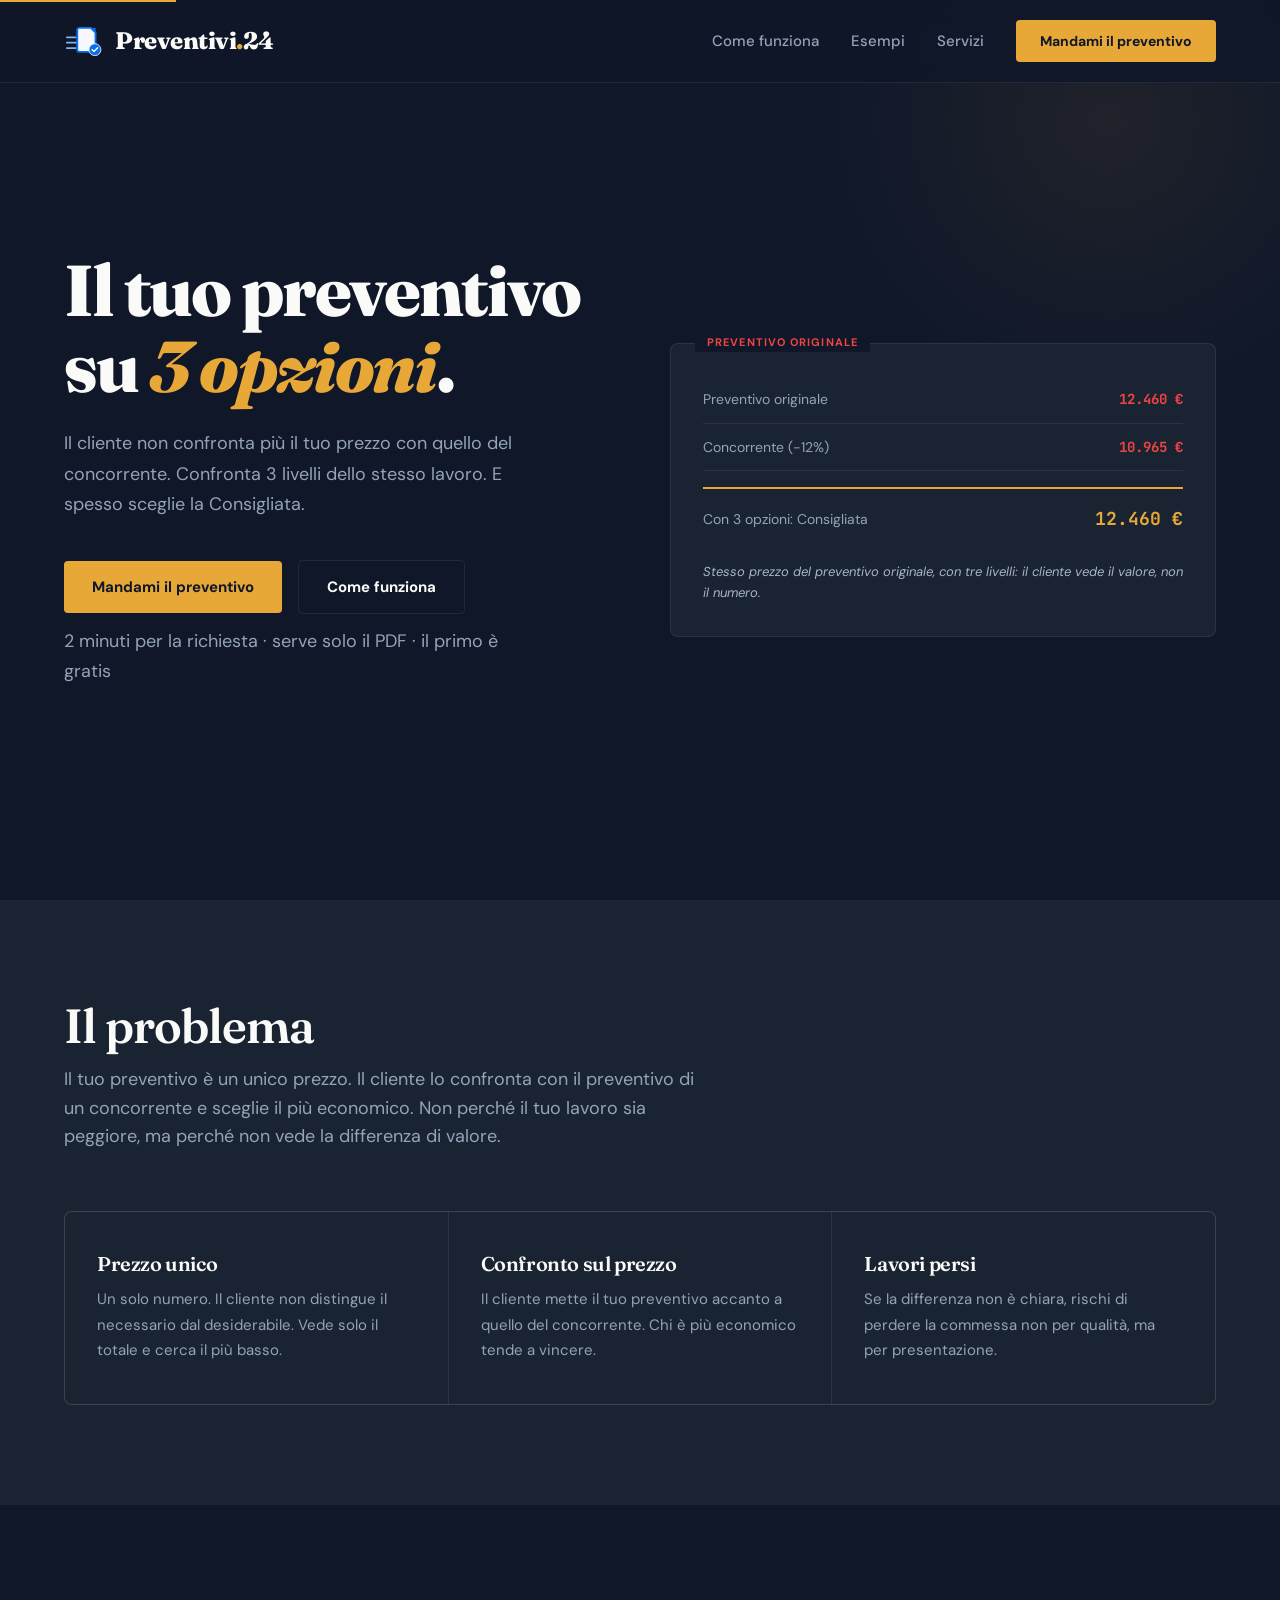
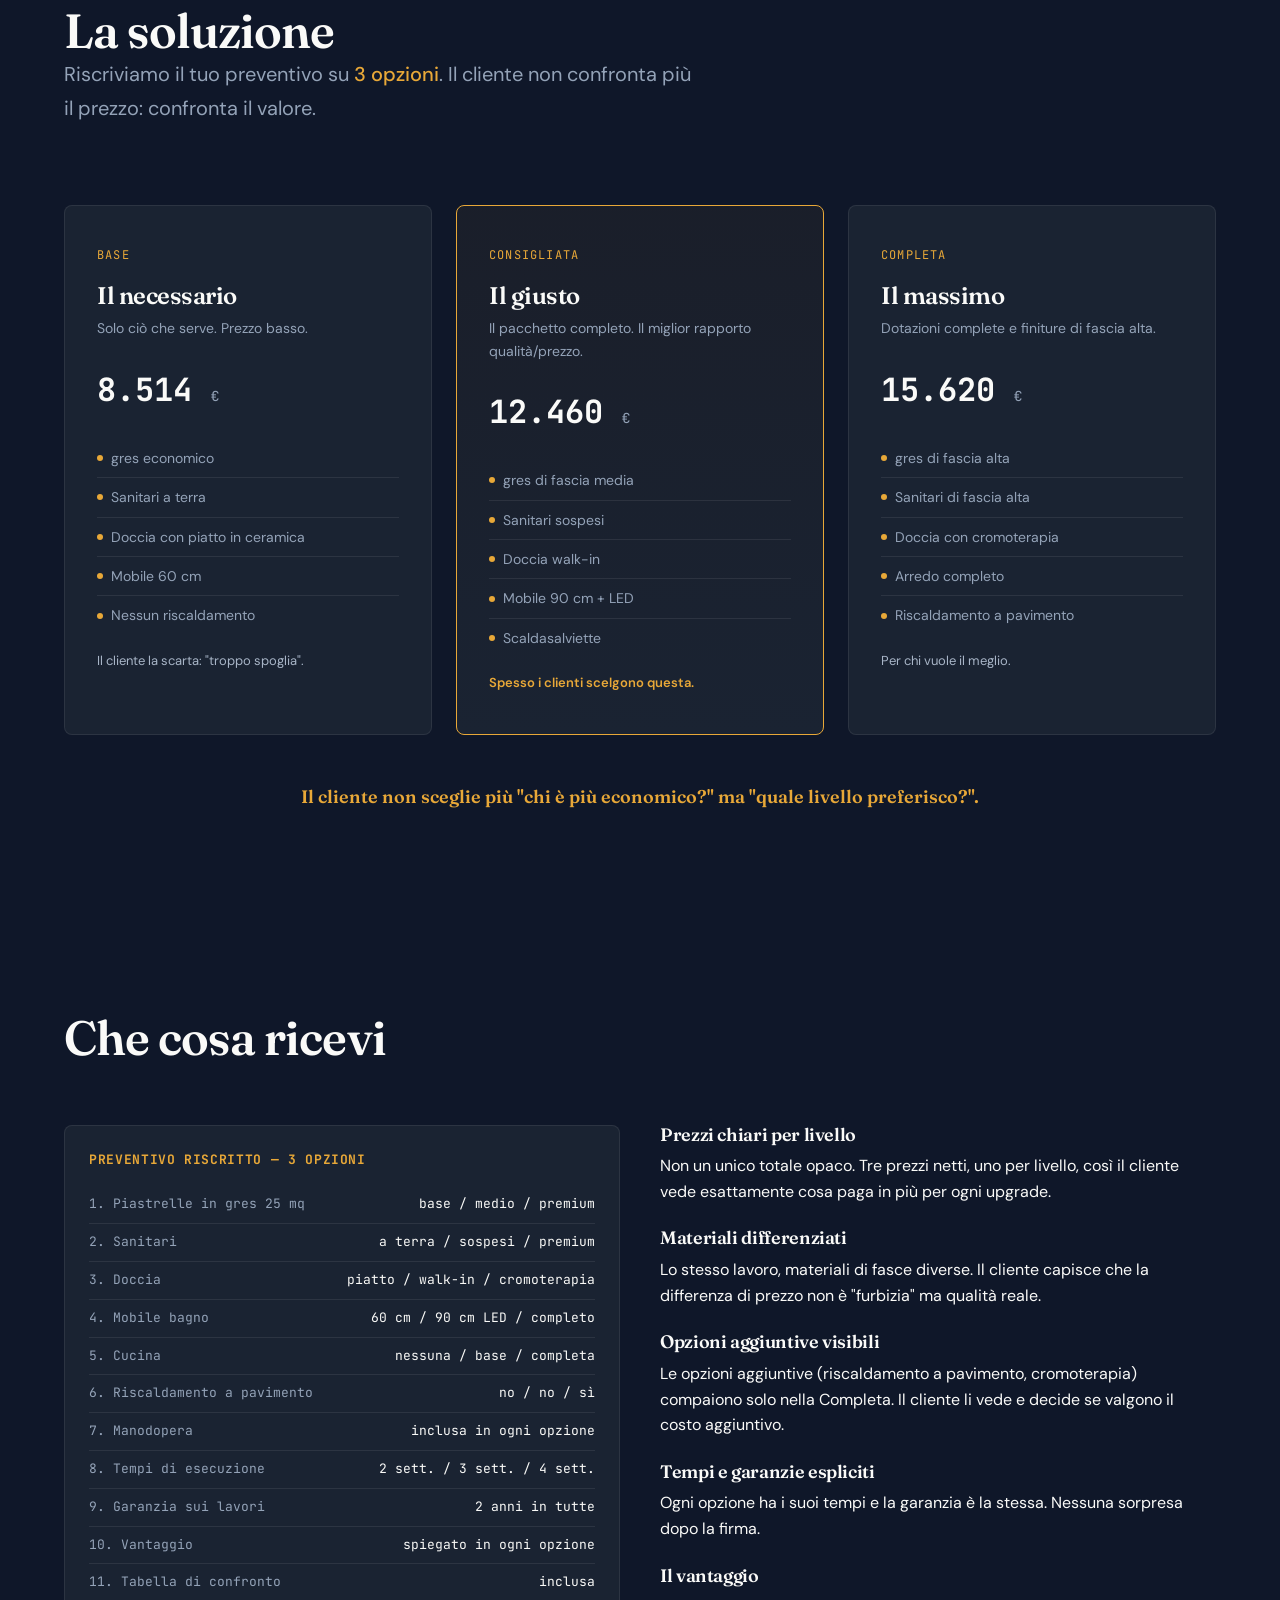
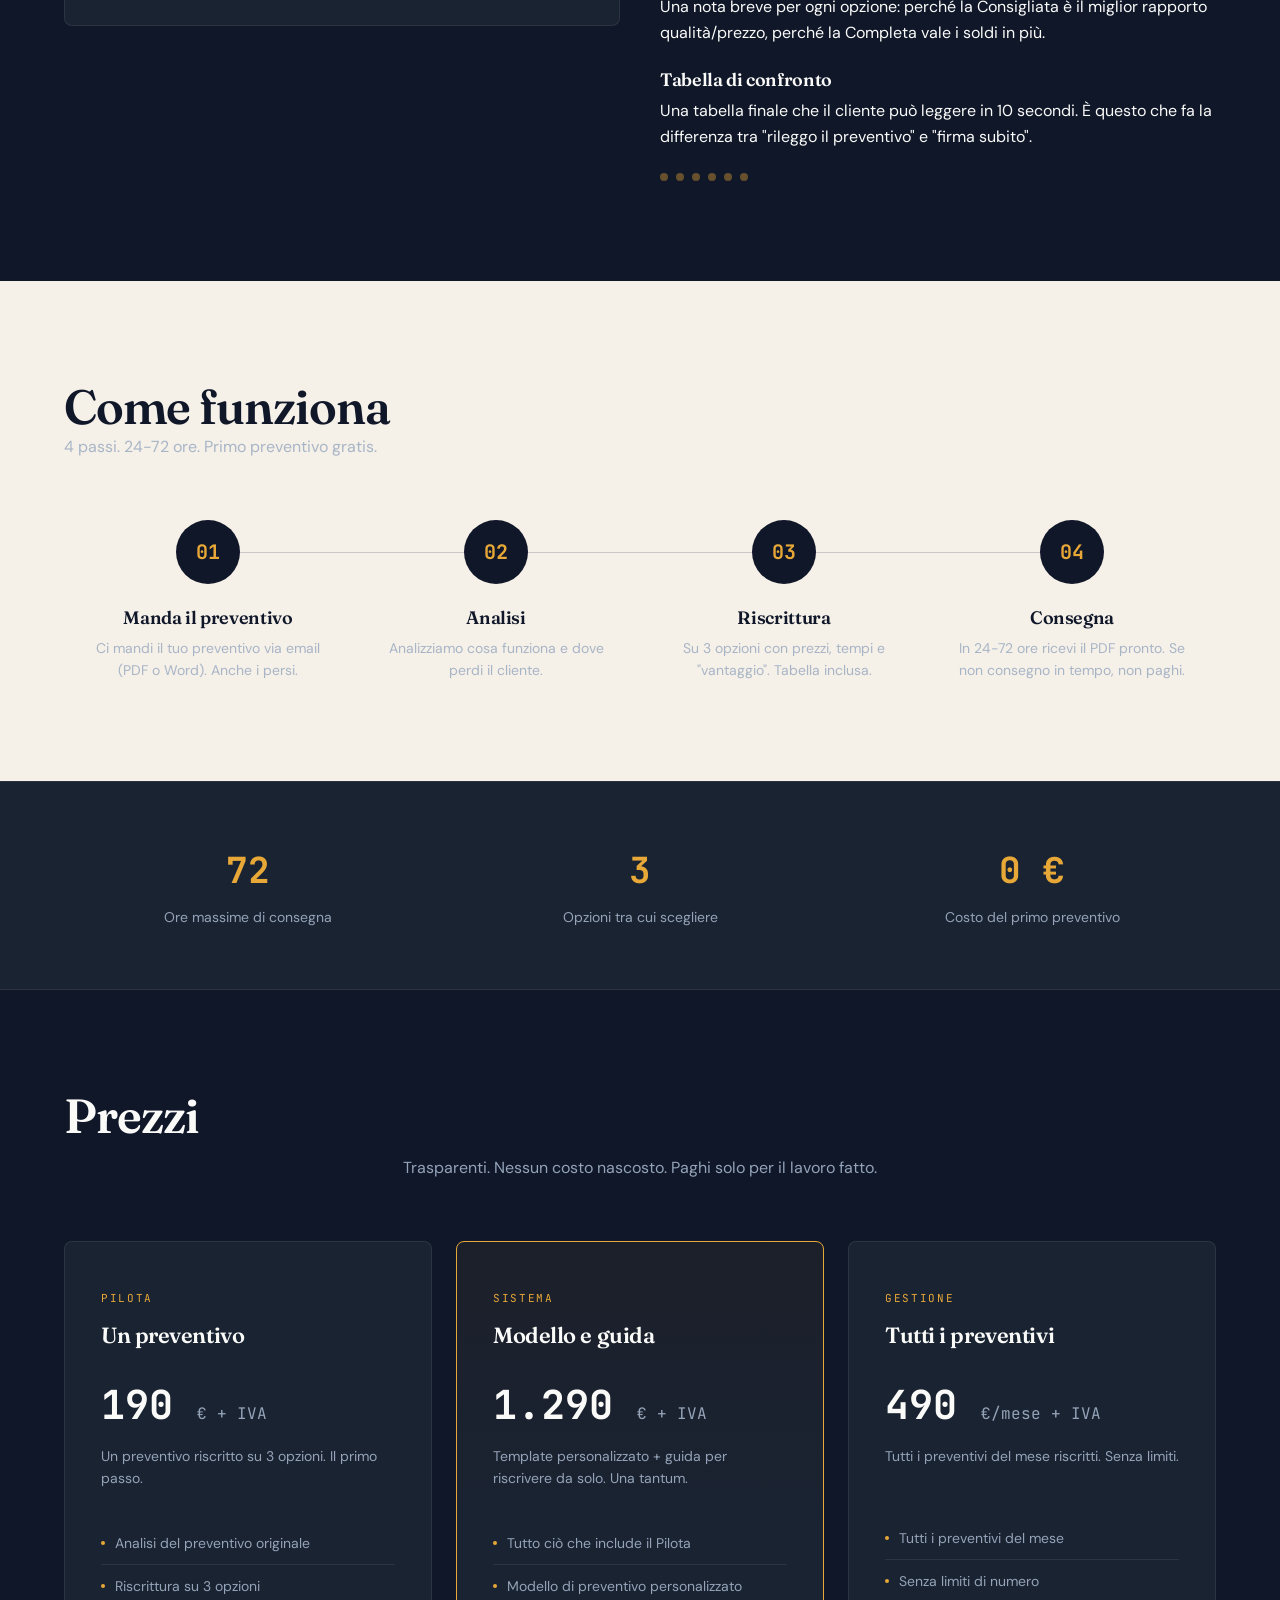
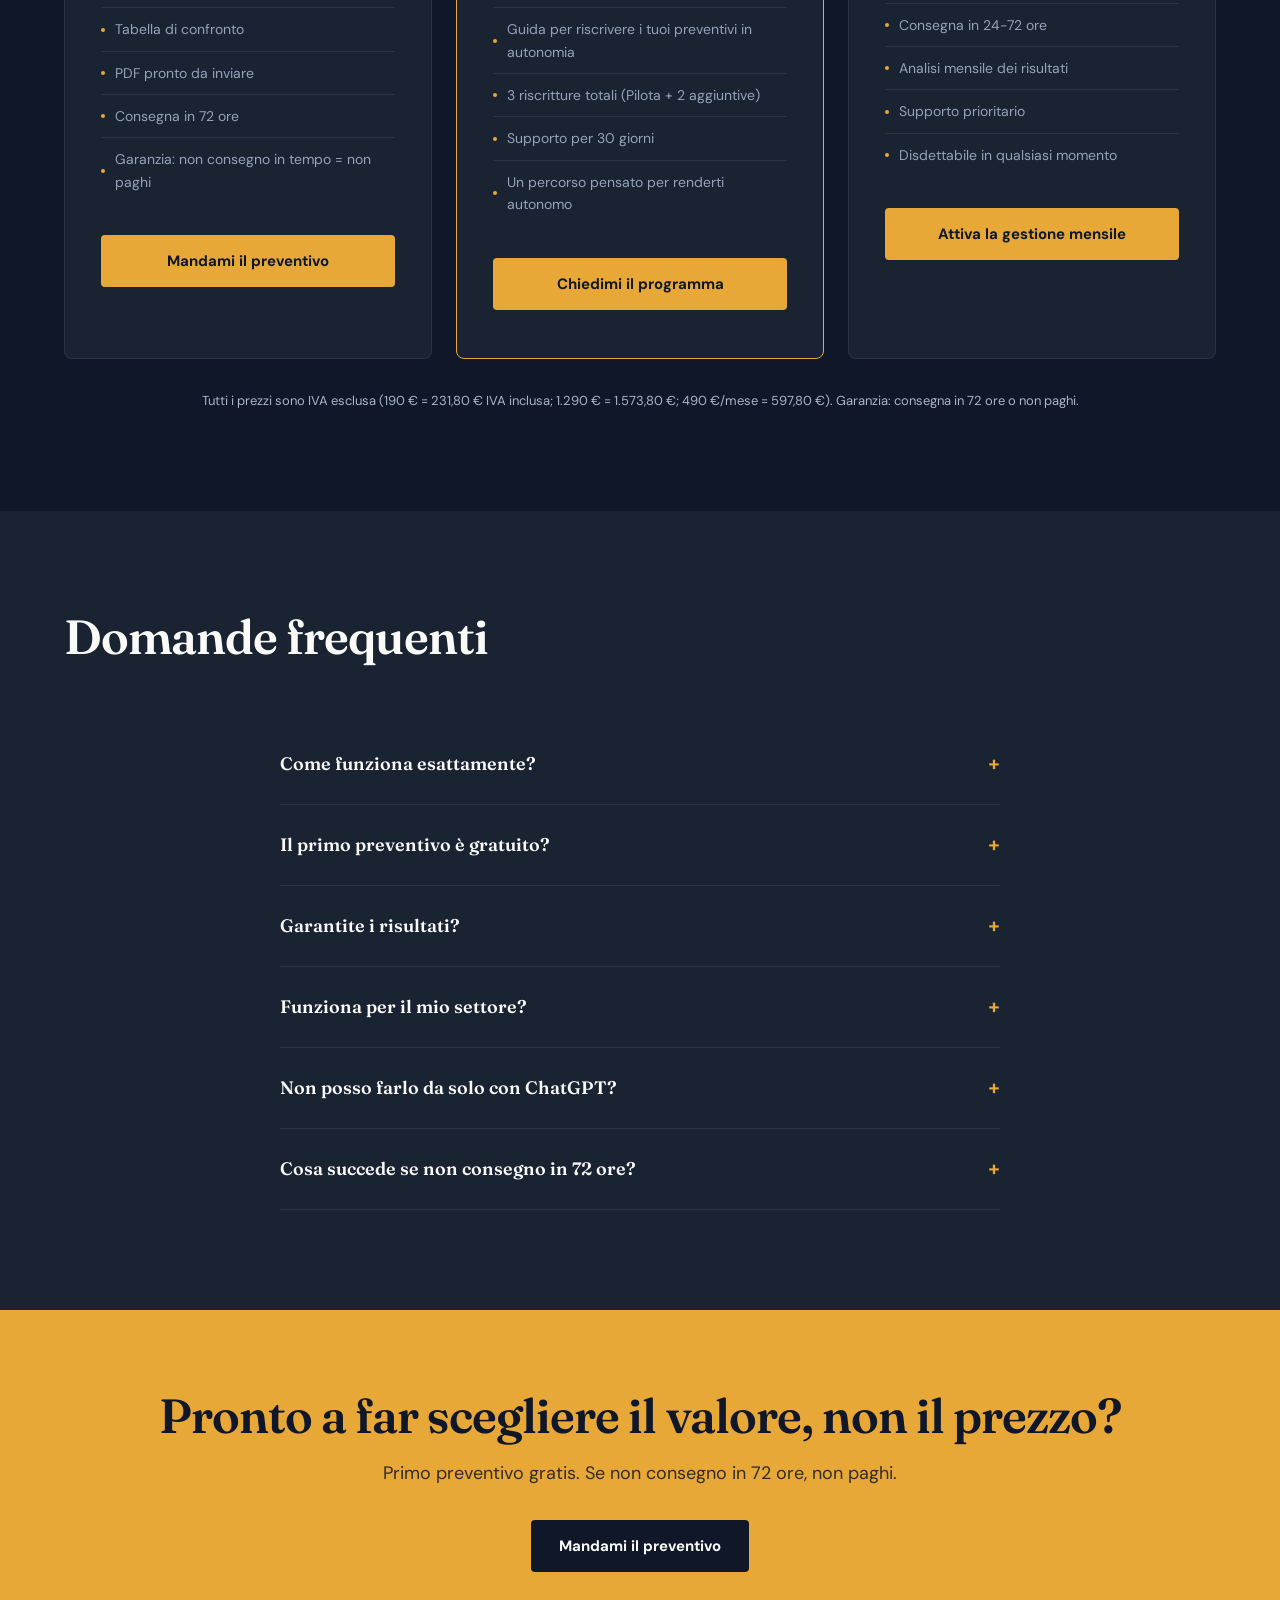
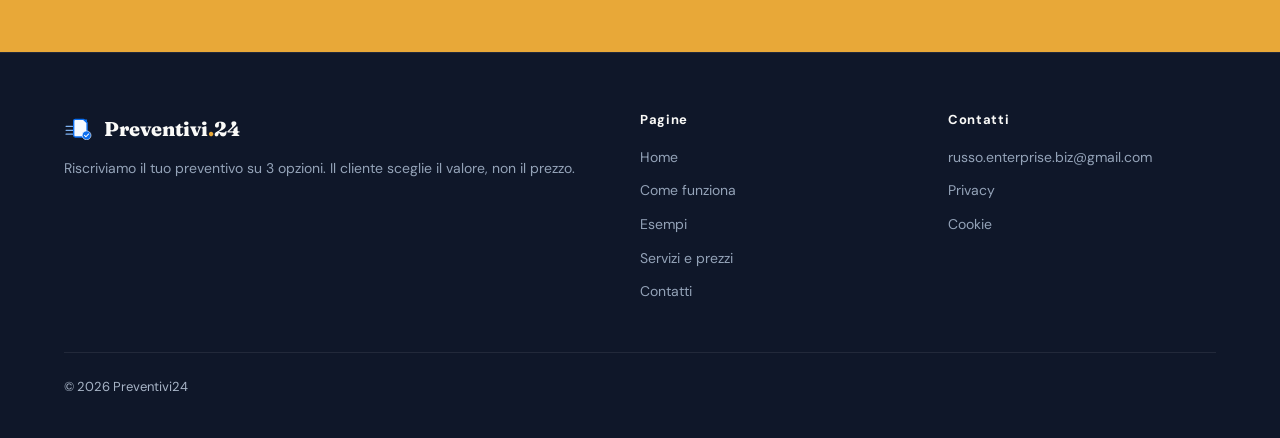
<file: index.html>
﻿<!DOCTYPE html>
<html lang="it">
<head>
<meta charset="UTF-8">
<meta name="viewport" content="width=device-width, initial-scale=1.0">
<title>Riscrittura preventivi in tre opzioni per imprese | Preventivi24</title>
<meta name="description" content="Riscriviamo il tuo preventivo su 3 opzioni (base, consigliata, completa) in 24-72 ore. Il cliente sceglie il valore, spesso la Consigliata. Per PMI italiane.">
<meta property="og:title" content="Preventivi24 — Il tuo preventivo su 3 opzioni">
<meta property="og:description" content="Riscriviamo il tuo preventivo su 3 opzioni in 24-72 ore. Il cliente sceglie il valore, non il prezzo. Primo preventivo gratuito.">
<meta property="og:type" content="website">
<meta property="og:locale" content="it_IT">
<link rel="canonical" href="https://gabriruss1.github.io/preventivi24/">
<meta property="og:url" content="https://gabriruss1.github.io/preventivi24/">
<meta property="og:image" content="https://gabriruss1.github.io/preventivi24/images/og.png">
<meta name="twitter:card" content="summary_large_image">
<meta name="twitter:title" content="Preventivi24 — Il tuo preventivo su 3 opzioni. Il cliente sceglie il valore.">
<meta name="twitter:description" content="Riscriviamo il tuo preventivo su 3 opzioni (base, consigliata, completa) in 24-72 ore. Il cliente sceglie il valore, spesso la Consigliata. Per PMI italiane.">
<meta name="twitter:image" content="https://gabriruss1.github.io/preventivi24/images/og.png">
<meta name="theme-color" content="#0F1729">
<script defer data-domain="preventivi24" src="https://plausible.io/js/script.js"></script>
<link rel="icon" href="favicon.svg" type="image/svg+xml">
<link rel="preconnect" href="https://fonts.googleapis.com">
<link rel="preconnect" href="https://fonts.gstatic.com" crossorigin>
<link href="https://fonts.googleapis.com/css2?family=Fraunces:opsz,wght@9..144,300;9..144,600;9..144,800&family=DM+Sans:wght@400;500;700&family=JetBrains+Mono:wght@400;700&display=swap" rel="stylesheet">
<link rel="stylesheet" href="css/style.css">
<script type="application/ld+json">
{
  "@context": "https://schema.org",
  "@type": "Service",
  "name": "Preventivi24",
  "description": "Riscrittura di preventivi su 3 opzioni per PMI italiane",
  "provider": { "@type": "Organization", "name": "Preventivi24" },
  "areaServed": "IT",
  "offers": [
    { "@type": "Offer", "name": "Pilota", "price": "190", "priceCurrency": "EUR" },
    { "@type": "Offer", "name": "Sistema", "price": "1290", "priceCurrency": "EUR" },
    { "@type": "Offer", "name": "Gestione", "price": "490", "priceCurrency": "EUR", "priceSpecification": { "@type": "UnitPriceSpecification", "unitCode": "MON", "billingIncrement": 1 } }
  ]
}
</script>
</head>
<body>
<a href="#main-content" class="skip-link">Salta al contenuto</a>
<div class="scroll-progress"></div>

<header class="topbar">
  <div class="wrap">
    <a href="index.html" class="logo">
      <img src="images/logo-icon.svg" class="logo-mark" alt="" aria-hidden="true" width="40" height="30">
      <span class="logo-text">Preventivi<span class="dot">.</span>24</span>
    </a>
    <nav>
      <a href="come-funziona.html">Come funziona</a>
      <a href="esempi.html">Esempi</a>
      <a href="servizi.html">Servizi</a>
      <a href="contatti.html" class="cta">Mandami il preventivo</a>
    </nav>
    <button class="menu-toggle" aria-label="Menu">&#9776;</button>
  </div>
</header>

<div class="mobile-menu">
  <a href="index.html">Home</a>
  <a href="come-funziona.html">Come funziona</a>
  <a href="esempi.html">Esempi</a>
  <a href="servizi.html">Servizi e prezzi</a>
  <a href="contatti.html">Contatti</a>
</div>

<main id="main-content">

<section class="hero">
  <div class="wrap">
    <div class="hero-grid">
      <div class="hero-content">
        <h1 class="display-xl">Il tuo preventivo su <span class="accent">3 opzioni</span>.</h1>
        <p>Il cliente non confronta più il tuo prezzo con quello del concorrente. Confronta 3 livelli dello stesso lavoro. E spesso sceglie la Consigliata.</p>
        <div class="hero-actions">
          <a href="contatti.html" class="btn btn--amber">Mandami il preventivo</a>
          <a href="come-funziona.html" class="btn btn--ghost">Come funziona</a>
        </div>
        <p class="cta-note">2 minuti per la richiesta · serve solo il PDF · il primo è gratis</p>
      </div>
      <div class="hero-visual">
        <div class="quote-compare">
          <div class="quote-row">
            <span class="label">Preventivo originale</span>
            <span class="value">12.460 €</span>
          </div>
          <div class="quote-row">
            <span class="label">Concorrente (-12%)</span>
            <span class="value">10.965 €</span>
          </div>
          <div class="quote-row quote-row--result">
            <span class="label">Con 3 opzioni: Consigliata</span>
            <span class="value">12.460 €</span>
          </div>
          <p class="hero-note">Stesso prezzo del preventivo originale, con tre livelli: il cliente vede il valore, non il numero.</p>
        </div>
      </div>
    </div>
  </div>
</section>

<section class="section problem-section">
  <div class="wrap">
    <h2 class="display-lg reveal">Il problema</h2>
    <p class="reveal" style="color:var(--grey);font-size:18px;max-width:640px;margin-top:12px;">Il tuo preventivo è un unico prezzo. Il cliente lo confronta con il preventivo di un concorrente e sceglie il più economico. Non perché il tuo lavoro sia peggiore, ma perché non vede la differenza di valore.</p>
    <div class="problem-grid reveal-stagger">
      <div class="problem-item">
        <h3>Prezzo unico</h3>
        <p>Un solo numero. Il cliente non distingue il necessario dal desiderabile. Vede solo il totale e cerca il più basso.</p>
      </div>
      <div class="problem-item">
        <h3>Confronto sul prezzo</h3>
        <p>Il cliente mette il tuo preventivo accanto a quello del concorrente. Chi è più economico tende a vincere.</p>
      </div>
      <div class="problem-item">
        <h3>Lavori persi</h3>
        <p>Se la differenza non è chiara, rischi di perdere la commessa non per qualità, ma per presentazione.</p>
      </div>
    </div>
  </div>
</section>

<section class="section solution-section">
  <div class="wrap">
    <div class="solution-intro reveal">
      <h2 class="display-lg">La soluzione</h2>
      <p>Riscriviamo il tuo preventivo su <span class="highlight">3 opzioni</span>. Il cliente non confronta più il prezzo: confronta il valore.</p>
    </div>
    <div class="option-cards">
      <div class="option-card">
        <span class="tier">BASE</span>
        <h3>Il necessario</h3>
        <p class="tagline">Solo ciò che serve. Prezzo basso.</p>
        <div class="price">8.514 <span class="unit">€</span></div>
        <ul>
          <li>gres economico</li>
          <li>Sanitari a terra</li>
          <li>Doccia con piatto in ceramica</li>
          <li>Mobile 60 cm</li>
          <li>Nessun riscaldamento</li>
        </ul>
        <p style="font-size:13px;color:var(--grey-dark);margin-top:16px;">Il cliente la scarta: "troppo spoglia".</p>
      </div>
      <div class="option-card featured">
        <span class="tier">CONSIGLIATA</span>
        <h3>Il giusto</h3>
        <p class="tagline">Il pacchetto completo. Il miglior rapporto qualità/prezzo.</p>
        <div class="price">12.460 <span class="unit">€</span></div>
        <ul>
          <li>gres di fascia media</li>
          <li>Sanitari sospesi</li>
          <li>Doccia walk-in</li>
          <li>Mobile 90 cm + LED</li>
          <li>Scaldasalviette</li>
        </ul>
        <p style="font-size:13px;color:var(--amber);margin-top:16px;font-weight:600;">Spesso i clienti scelgono questa.</p>
      </div>
      <div class="option-card">
        <span class="tier">COMPLETA</span>
        <h3>Il massimo</h3>
        <p class="tagline">Dotazioni complete e finiture di fascia alta.</p>
        <div class="price">15.620 <span class="unit">€</span></div>
        <ul>
          <li>gres di fascia alta</li>
          <li>Sanitari di fascia alta</li>
          <li>Doccia con cromoterapia</li>
          <li>Arredo completo</li>
          <li>Riscaldamento a pavimento</li>
        </ul>
        <p style="font-size:13px;color:var(--grey-dark);margin-top:16px;">Per chi vuole il meglio.</p>
      </div>
    </div>
    <p style="text-align:center;margin-top:48px;font-size:18px;color:var(--amber);font-weight:600;font-family:'Fraunces',serif;">Il cliente non sceglie più "chi è più economico?" ma "quale livello preferisco?".</p>
  </div>
</section>

<section class="section anatomy-section">
  <div class="wrap">
    <h2 class="display-lg reveal" style="margin-bottom:60px;">Che cosa ricevi</h2>
    <div class="anatomy-pin">
      <div class="anatomy-grid">
        <div class="anatomy-doc">
          <div class="doc-header">PREVENTIVO RISCRITTO — 3 OPZIONI</div>
          <div class="doc-line">1. Piastrelle in gres 25 mq <span class="value">base / medio / premium</span></div>
          <div class="doc-line">2. Sanitari <span class="value">a terra / sospesi / premium</span></div>
          <div class="doc-line">3. Doccia <span class="value">piatto / walk-in / cromoterapia</span></div>
          <div class="doc-line">4. Mobile bagno <span class="value">60 cm / 90 cm LED / completo</span></div>
          <div class="doc-line">5. Cucina <span class="value">nessuna / base / completa</span></div>
          <div class="doc-line">6. Riscaldamento a pavimento <span class="value">no / no / sì</span></div>
          <div class="doc-line">7. Manodopera <span class="value">inclusa in ogni opzione</span></div>
          <div class="doc-line">8. Tempi di esecuzione <span class="value">2 sett. / 3 sett. / 4 sett.</span></div>
          <div class="doc-line">9. Garanzia sui lavori <span class="value">2 anni in tutte</span></div>
          <div class="doc-line">10. Vantaggio <span class="value">spiegato in ogni opzione</span></div>
          <div class="doc-line">11. Tabella di confronto <span class="value">inclusa</span></div>
        </div>
        <div class="anatomy-text">
          <div class="step">
            <h3>Prezzi chiari per livello</h3>
            <p>Non un unico totale opaco. Tre prezzi netti, uno per livello, così il cliente vede esattamente cosa paga in più per ogni upgrade.</p>
          </div>
          <div class="step">
            <h3>Materiali differenziati</h3>
            <p>Lo stesso lavoro, materiali di fasce diverse. Il cliente capisce che la differenza di prezzo non è "furbizia" ma qualità reale.</p>
          </div>
          <div class="step">
            <h3>Opzioni aggiuntive visibili</h3>
            <p>Le opzioni aggiuntive (riscaldamento a pavimento, cromoterapia) compaiono solo nella Completa. Il cliente li vede e decide se valgono il costo aggiuntivo.</p>
          </div>
          <div class="step">
            <h3>Tempi e garanzie espliciti</h3>
            <p>Ogni opzione ha i suoi tempi e la garanzia è la stessa. Nessuna sorpresa dopo la firma.</p>
          </div>
          <div class="step">
            <h3>Il vantaggio</h3>
            <p>Una nota breve per ogni opzione: perché la Consigliata è il miglior rapporto qualità/prezzo, perché la Completa vale i soldi in più.</p>
          </div>
          <div class="step">
            <h3>Tabella di confronto</h3>
            <p>Una tabella finale che il cliente può leggere in 10 secondi. È questo che fa la differenza tra "rileggo il preventivo" e "firma subito".</p>
          </div>
          <div class="anatomy-progress">
            <div class="dot"></div>
            <div class="dot"></div>
            <div class="dot"></div>
            <div class="dot"></div>
            <div class="dot"></div>
            <div class="dot"></div>
          </div>
        </div>
      </div>
    </div>
  </div>
</section>

<section class="section process-section">
  <div class="wrap">
    <h2 class="display-lg reveal">Come funziona</h2>
    <p class="subtitle reveal">4 passi. 24-72 ore. Primo preventivo gratis.</p>
    <div class="process-steps reveal-stagger">
      <div class="process-step">
        <div class="step-num">01</div>
        <h3>Manda il preventivo</h3>
        <p>Ci mandi il tuo preventivo via email (PDF o Word). Anche i persi.</p>
      </div>
      <div class="process-step">
        <div class="step-num">02</div>
        <h3>Analisi</h3>
        <p>Analizziamo cosa funziona e dove perdi il cliente.</p>
      </div>
      <div class="process-step">
        <div class="step-num">03</div>
        <h3>Riscrittura</h3>
        <p>Su 3 opzioni con prezzi, tempi e "vantaggio". Tabella inclusa.</p>
      </div>
      <div class="process-step">
        <div class="step-num">04</div>
        <h3>Consegna</h3>
        <p>In 24-72 ore ricevi il PDF pronto. Se non consegno in tempo, non paghi.</p>
      </div>
    </div>
  </div>
</section>

<section class="social-proof">
  <div class="wrap">
    <div class="social-proof-grid">
      <div class="social-proof-item">
        <span class="number">72</span>
        <span class="label">Ore massime di consegna</span>
      </div>
      <div class="social-proof-item">
        <span class="number">3</span>
        <span class="label">Opzioni tra cui scegliere</span>
      </div>
      <div class="social-proof-item">
        <span class="number">0 €</span>
        <span class="label">Costo del primo preventivo</span>
      </div>
    </div>
  </div>
</section>

<section class="section pricing-section">
  <div class="wrap">
    <h2 class="display-lg reveal">Prezzi</h2>
    <p class="reveal" style="color:var(--grey);font-size:16px;text-align:center;max-width:560px;margin:12px auto 0;">Trasparenti. Nessun costo nascosto. Paghi solo per il lavoro fatto.</p>
    <div class="pricing-grid reveal-stagger">
      <div class="price-card">
        <span class="label">PILOTA</span>
        <h3>Un preventivo</h3>
        <div class="price">190 <span class="unit">€ + IVA</span></div>
        <p class="desc">Un preventivo riscritto su 3 opzioni. Il primo passo.</p>
        <ul>
          <li>Analisi del preventivo originale</li>
          <li>Riscrittura su 3 opzioni</li>
          <li>Tabella di confronto</li>
          <li>PDF pronto da inviare</li>
          <li>Consegna in 72 ore</li>
          <li>Garanzia: non consegno in tempo = non paghi</li>
        </ul>
        <a href="contatti.html" class="btn btn--amber">Mandami il preventivo</a>
      </div>
      <div class="price-card featured">
        <span class="label">SISTEMA</span>
        <h3>Modello e guida</h3>
        <div class="price">1.290 <span class="unit">€ + IVA</span></div>
        <p class="desc">Template personalizzato + guida per riscrivere da solo. Una tantum.</p>
        <ul>
          <li>Tutto ciò che include il Pilota</li>
          <li>Modello di preventivo personalizzato</li>
          <li>Guida per riscrivere i tuoi preventivi in autonomia</li>
          <li>3 riscritture totali (Pilota + 2 aggiuntive)</li>
          <li>Supporto per 30 giorni</li>
          <li>Un percorso pensato per renderti autonomo</li>
        </ul>
        <a href="contatti.html" class="btn btn--amber">Chiedimi il programma</a>
      </div>
      <div class="price-card">
        <span class="label">GESTIONE</span>
        <h3>Tutti i preventivi</h3>
        <div class="price">490 <span class="unit">€/mese + IVA</span></div>
        <p class="desc">Tutti i preventivi del mese riscritti. Senza limiti.</p>
        <ul>
          <li>Tutti i preventivi del mese</li>
          <li>Senza limiti di numero</li>
          <li>Consegna in 24-72 ore</li>
          <li>Analisi mensile dei risultati</li>
          <li>Supporto prioritario</li>
          <li>Disdettabile in qualsiasi momento</li>
        </ul>
        <a href="contatti.html" class="btn btn--amber">Attiva la gestione mensile</a>
      </div>
    </div>
    <p style="text-align:center;margin-top:32px;color:var(--grey-dark);font-size:13px;">Tutti i prezzi sono IVA esclusa (190 € = 231,80 € IVA inclusa; 1.290 € = 1.573,80 €; 490 €/mese = 597,80 €). Garanzia: consegna in 72 ore o non paghi.</p>
  </div>
</section>

<section class="section faq-section">
  <div class="wrap">
    <h2 class="display-lg reveal">Domande frequenti</h2>
    <div class="faq-list">
      <details class="faq-item">
        <summary>Come funziona esattamente?</summary>
        <p>Ci mandi il tuo preventivo via email. In 24-72 ore lo riscriviamo su 3 opzioni (base, consigliata, completa), ciascuna con prezzo, tempi e "vantaggio". Ti mandiamo un PDF pronto da inviare al tuo cliente.</p>
      </details>
      <details class="faq-item">
        <summary>Il primo preventivo è gratuito?</summary>
        <p>Sì: la prima riscrittura è davvero gratuita, senza costi nascosti. È una prova reale del servizio, non una promo. In cambio ti chiedo due cose: un feedback onesto e, se il risultato ti convince, la possibilità di usarla come esempio pubblico (solo con il tuo consenso scritto, prima della pubblicazione). Se poi decidi di proseguire, una riscrittura singola costa 190 € + IVA. Se non ti convince, il primo lavoro resta gratuito e non devi nulla.</p>
      </details>
      <details class="faq-item">
        <summary>Garantite i risultati?</summary>
        <p>No. Garantiamo solo la consegna in 72 ore. Non garantiamo che il cliente accetti il preventivo. Ma il principio della scelta guidata è noto: il cliente che vede 3 opzioni tende a scegliere la Consigliata, non il prezzo più basso.</p>
      </details>
      <details class="faq-item">
        <summary>Funziona per il mio settore?</summary>
        <p>Funziona meglio dove il ticket è alto e il preventivo è un unico prezzo: serramenti, fotovoltaico, edilizia, impianti. Sotto i 1.000 € il servizio non ha molto senso: il costo della riscrittura peserebbe troppo sul valore del lavoro. Non è pensato per chi lavora solo su gare pubbliche. Se hai un dubbio, scrivimi e ti dico onestamente se posso aiutarti.</p>
      </details>
      <details class="faq-item">
        <summary>Non posso farlo da solo con ChatGPT?</summary>
        <p>Puoi provarci: ti servono però tempo, i tuoi listini e la capacità di distinguere un testo plausibile da un preventivo vendibile. Io parto dal tuo preventivo reale, conosco i settori e mi assumo la responsabilità della consegna in 72 ore. Qui paghi l'esecuzione e la responsabilità, non l'informazione.</p>
      </details>
      <details class="faq-item">
        <summary>Cosa succede se non consegno in 72 ore?</summary>
        <p>Non paghi. La garanzia è sulla consegna, non sui risultati. Le 72 ore decorrono dalla ricezione del materiale completo (preventivo + eventuali chiarimenti), in giorni lavorativi (lunedì-venerdì, esclusi festivi). Se non rispettiamo i tempi, il lavoro è gratuito. La garanzia si applica al piano Pilota (singola riscrittura) e al piano Gestione (ogni riscrittura del mese).</p>
      </details>
    </div>
  </div>
</section>

<section class="cta-section">
  <div class="wrap">
    <h2 class="display-lg">Pronto a far scegliere il valore, non il prezzo?</h2>
    <p>Primo preventivo gratis. Se non consegno in 72 ore, non paghi.</p>
    <a href="contatti.html" class="btn btn--amber">Mandami il preventivo</a>
  </div>
</section>

</main>

<footer class="footer">
  <div class="wrap">
    <div class="footer-grid">
      <div>
        <div class="footer-brand">
        <img src="images/logo-icon.svg" class="logo-mark" alt="" aria-hidden="true" width="40" height="30">
        <span>Preventivi<span class="dot">.</span>24</span>
      </div>
        <p>Riscriviamo il tuo preventivo su 3 opzioni. Il cliente sceglie il valore, non il prezzo.</p>
      </div>
      <div>
        <h3>Pagine</h3>
        <ul>
          <li><a href="index.html">Home</a></li>
          <li><a href="come-funziona.html">Come funziona</a></li>
          <li><a href="esempi.html">Esempi</a></li>
          <li><a href="servizi.html">Servizi e prezzi</a></li>
          <li><a href="contatti.html">Contatti</a></li>
        </ul>
      </div>
      <div>
        <h3>Contatti</h3>
        <ul>
          <li><a href="mailto:russo.enterprise.biz@gmail.com">russo.enterprise.biz@gmail.com</a></li>
          <li><a href="privacy.html">Privacy</a></li>
          <li><a href="cookie.html">Cookie</a></li>
        </ul>
      </div>
    </div>
    <div class="footer-bottom">
      <span>&copy; 2026 Preventivi24</span>
    </div>
  </div>
</footer>

<script src="js/main.js"></script>
</body>
</html>
</file>
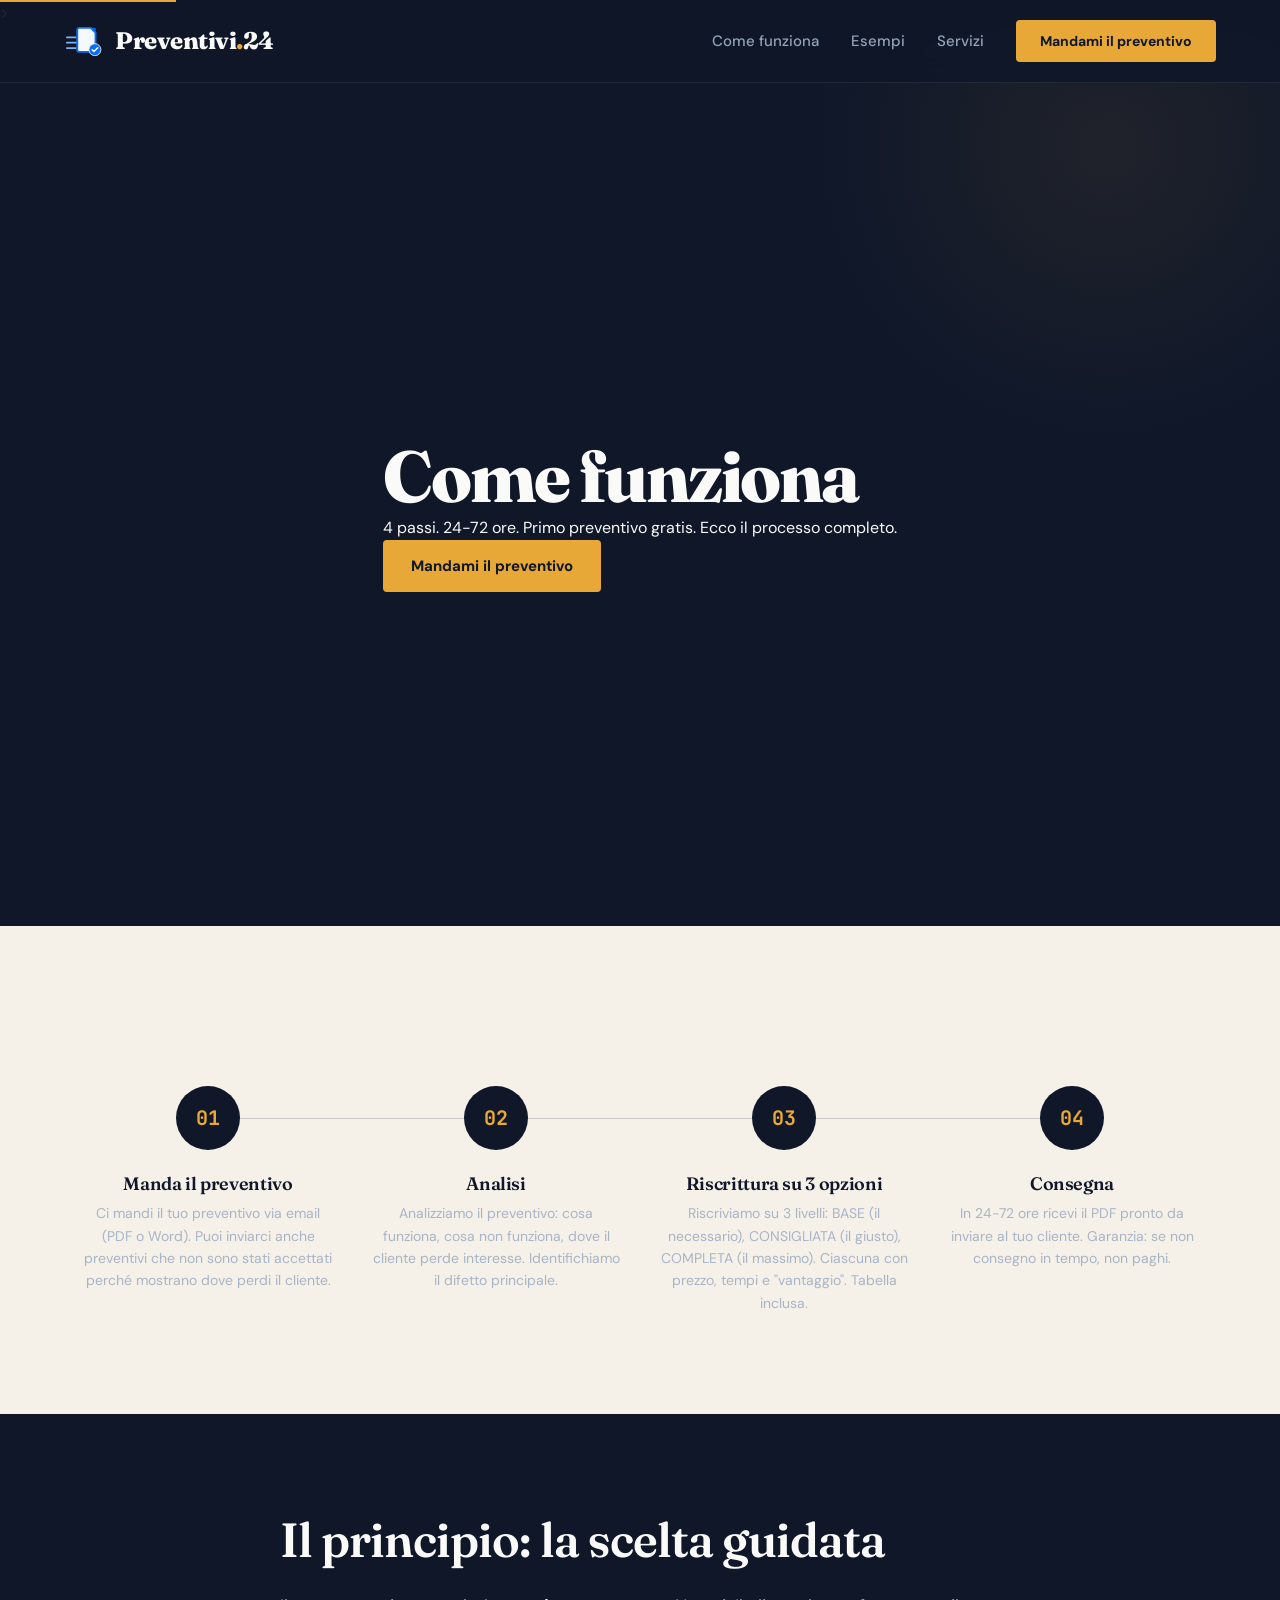
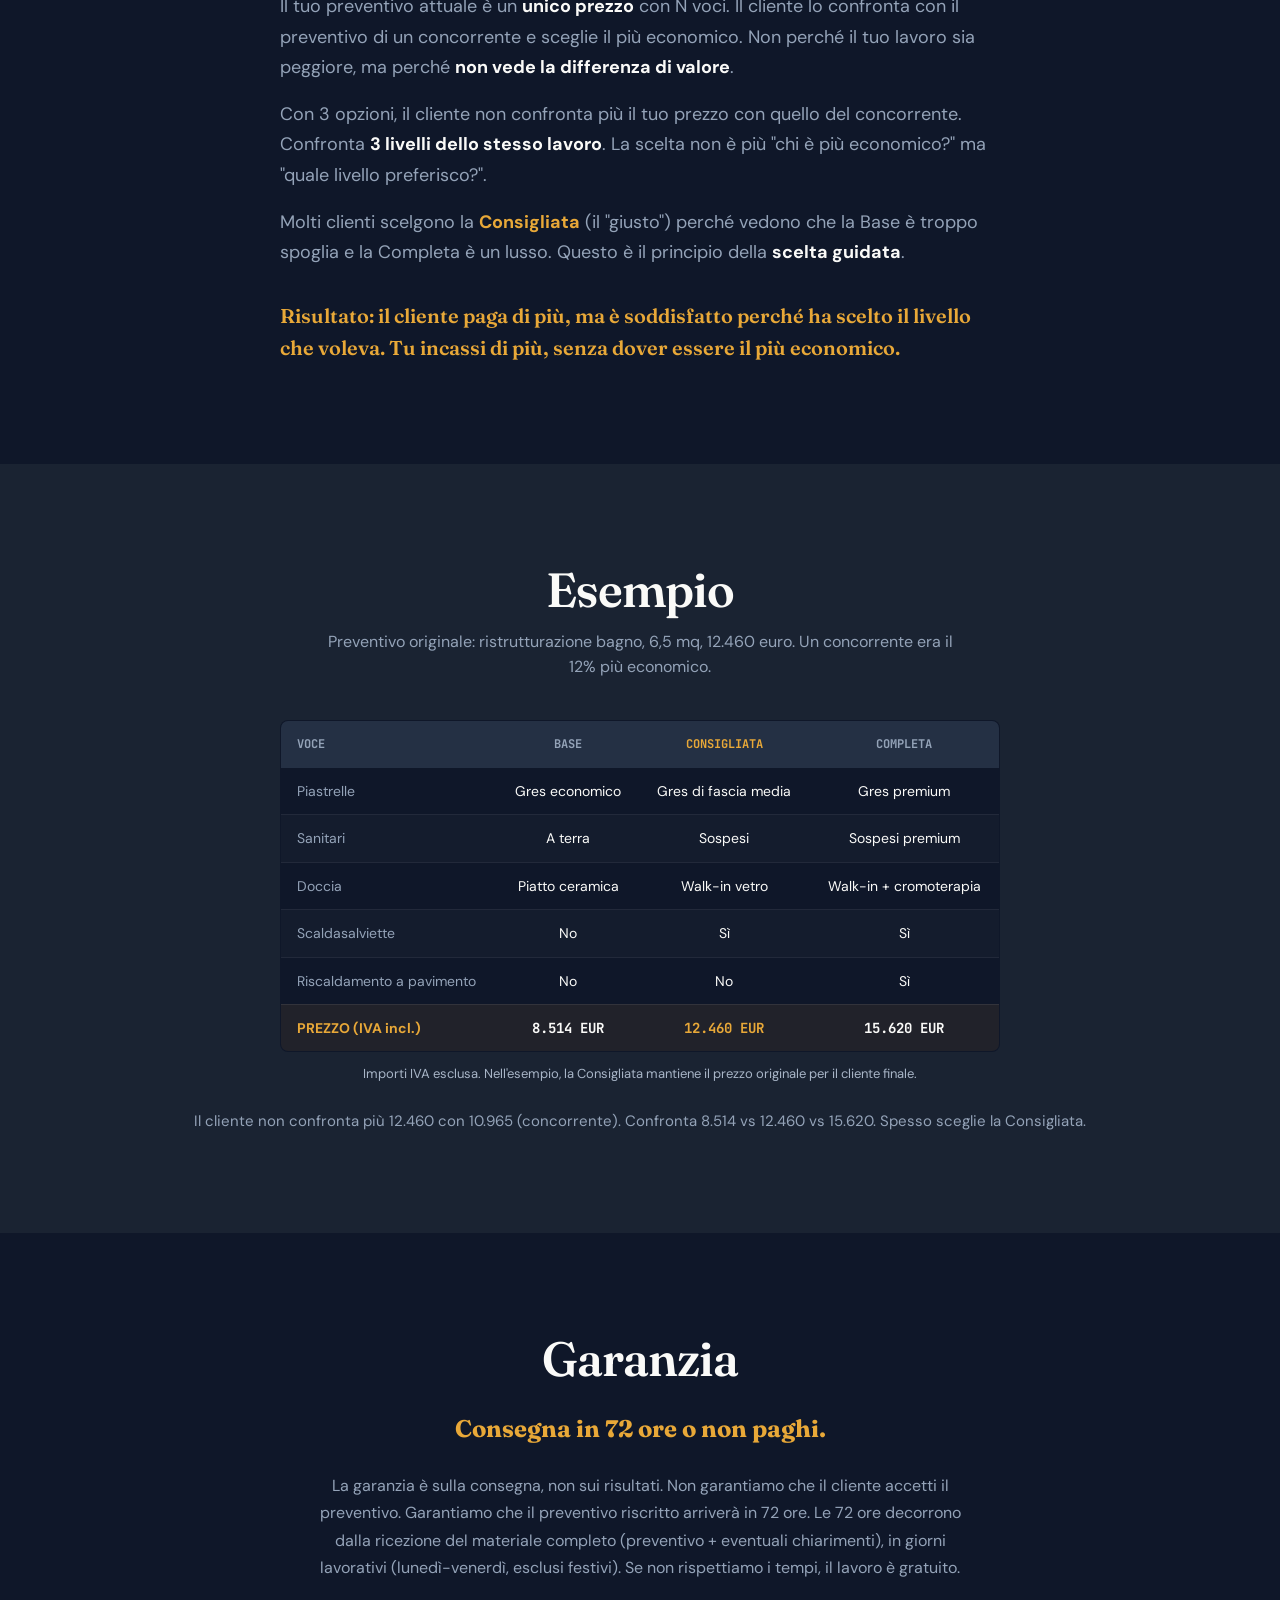
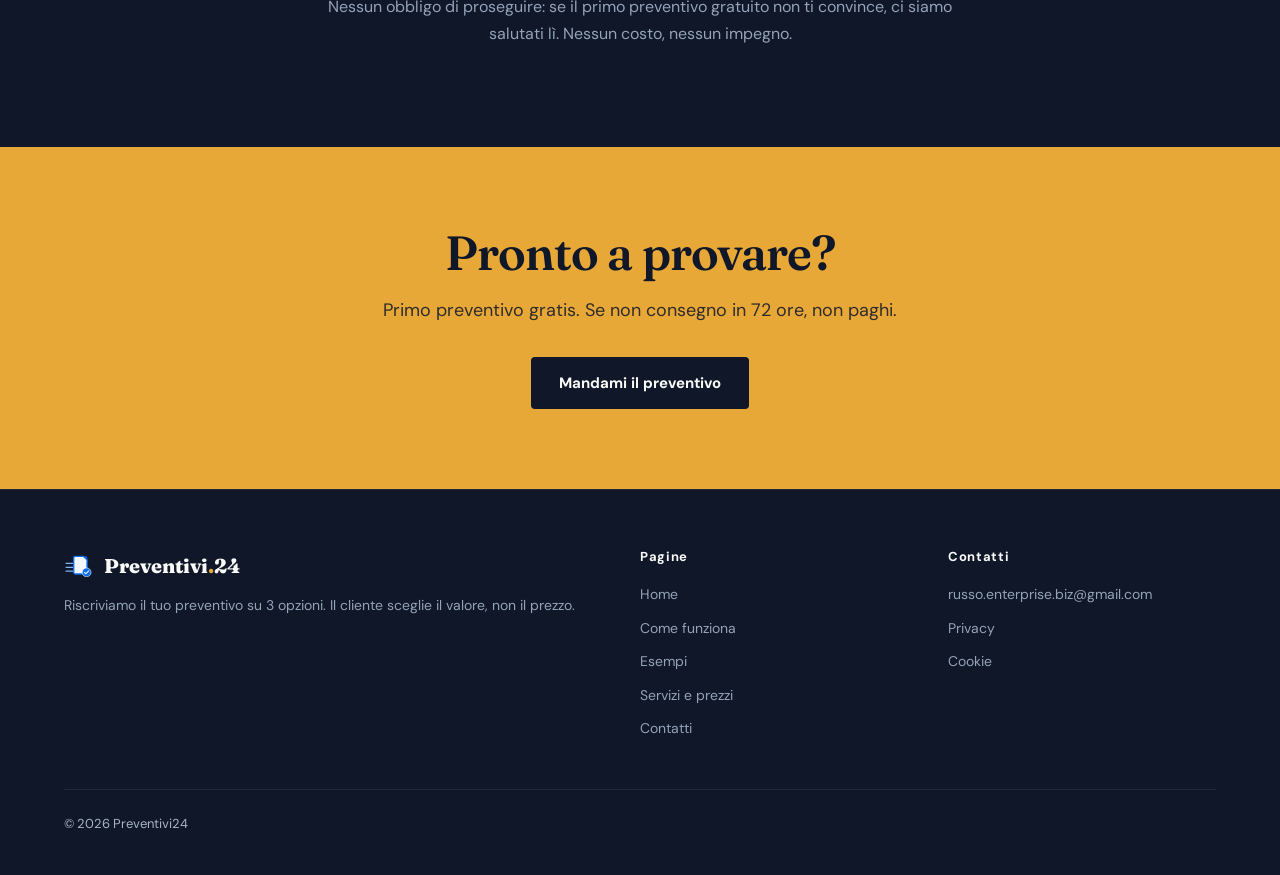
<file: come-funziona.html>
﻿<!DOCTYPE html>
<html lang="it">
<head>
<meta charset="UTF-8">
<meta name="viewport" content="width=device-width, initial-scale=1.0">
<title>Come funziona - Preventivi24</title>
<meta name="description" content="Come funziona il servizio di riscrittura preventivi su 3 opzioni. 4 passi, 24-72 ore, primo preventivo gratuito.">
<meta property="og:title" content="Come funziona - Preventivi24">
<meta property="og:description" content="4 passi. 24-72 ore. Primo preventivo gratuito. Ecco come riscriviamo il tuo preventivo su 3 opzioni.">
<meta property="og:type" content="website">
<meta property="og:locale" content="it_IT">
<link rel="canonical" href="https://gabriruss1.github.io/preventivi24/come-funziona.html"
<meta property="og:url" content="https://gabriruss1.github.io/preventivi24/come-funziona.html">>
<meta property="og:image" content="https://gabriruss1.github.io/preventivi24/images/og.png">
<meta name="twitter:card" content="summary_large_image">
<meta name="twitter:title" content="Come funziona - Preventivi24">
<meta name="twitter:description" content="Come funziona il servizio di riscrittura preventivi su 3 opzioni. 4 passi, 24-72 ore, primo preventivo gratuito.">
<meta name="twitter:image" content="https://gabriruss1.github.io/preventivi24/images/og.png">
<meta name="theme-color" content="#0F1729">
<script defer data-domain="preventivi24" src="https://plausible.io/js/script.js"></script>
<link rel="icon" href="favicon.svg" type="image/svg+xml">
<link rel="preconnect" href="https://fonts.googleapis.com">
<link rel="preconnect" href="https://fonts.gstatic.com" crossorigin>
<link href="https://fonts.googleapis.com/css2?family=Fraunces:opsz,wght@9..144,300;9..144,600;9..144,800&family=DM+Sans:wght@400;500;700&family=JetBrains+Mono:wght@400;700&display=swap" rel="stylesheet">
<link rel="stylesheet" href="css/style.css">
</head>
<body>
<a href="#main-content" class="skip-link">Salta al contenuto</a>
<div class="scroll-progress"></div>

<header class="topbar">
  <div class="wrap">
    <a href="index.html" class="logo">
      <img src="images/logo-icon.svg" class="logo-mark" alt="" aria-hidden="true" width="40" height="30">
      <span class="logo-text">Preventivi<span class="dot">.</span>24</span>
    </a>
    <nav>
      <a href="come-funziona.html">Come funziona</a>
      <a href="esempi.html">Esempi</a>
      <a href="servizi.html">Servizi</a>
      <a href="contatti.html" class="cta">Mandami il preventivo</a>
    </nav>
    <button class="menu-toggle" aria-label="Menu">&#9776;</button>
  </div>
</header>

<div class="mobile-menu">
  <a href="index.html">Home</a>
  <a href="come-funziona.html">Come funziona</a>
  <a href="esempi.html">Esempi</a>
  <a href="servizi.html">Servizi e prezzi</a>
  <a href="contatti.html">Contatti</a>
</div>

<main id="main-content">

<section class="hero">
  <div class="wrap">
    <h1 class="display-xl">Come <span class="accent">funziona</span></h1>
    <p>4 passi. 24-72 ore. Primo preventivo gratis. Ecco il processo completo.</p>
    <div class="hero-actions">
      <a href="contatti.html" class="btn btn--amber">Mandami il preventivo</a>
    </div>
  </div>
</section>

<section class="section process-section">
  <div class="wrap">
    <div class="process-steps reveal-stagger">
      <div class="process-step">
        <div class="step-num">01</div>
        <h3>Manda il preventivo</h3>
        <p>Ci mandi il tuo preventivo via email (PDF o Word). Puoi inviarci anche preventivi che non sono stati accettati perché mostrano dove perdi il cliente.</p>
      </div>
      <div class="process-step">
        <div class="step-num">02</div>
        <h3>Analisi</h3>
        <p>Analizziamo il preventivo: cosa funziona, cosa non funziona, dove il cliente perde interesse. Identifichiamo il difetto principale.</p>
      </div>
      <div class="process-step">
        <div class="step-num">03</div>
        <h3>Riscrittura su 3 opzioni</h3>
        <p>Riscriviamo su 3 livelli: BASE (il necessario), CONSIGLIATA (il giusto), COMPLETA (il massimo). Ciascuna con prezzo, tempi e "vantaggio". Tabella inclusa.</p>
      </div>
      <div class="process-step">
        <div class="step-num">04</div>
        <h3>Consegna</h3>
        <p>In 24-72 ore ricevi il PDF pronto da inviare al tuo cliente. Garanzia: se non consegno in tempo, non paghi.</p>
      </div>
    </div>
  </div>
</section>

<section class="section">
  <div class="wrap">
    <div style="max-width:720px;margin:0 auto;">
      <h2 class="display-lg reveal">Il principio: la scelta guidata</h2>
      <p class="reveal" style="font-size:18px;color:var(--grey);margin-top:24px;line-height:1.7;">Il tuo preventivo attuale è un <strong style="color:var(--white);">unico prezzo</strong> con N voci. Il cliente lo confronta con il preventivo di un concorrente e sceglie il più economico. Non perché il tuo lavoro sia peggiore, ma perché <strong style="color:var(--white);">non vede la differenza di valore</strong>.</p>
      <p class="reveal" style="font-size:18px;color:var(--grey);margin-top:16px;line-height:1.7;">Con 3 opzioni, il cliente non confronta più il tuo prezzo con quello del concorrente. Confronta <strong style="color:var(--white);">3 livelli dello stesso lavoro</strong>. La scelta non è più "chi è più economico?" ma "quale livello preferisco?".</p>
      <p class="reveal" style="font-size:18px;color:var(--grey);margin-top:16px;line-height:1.7;">Molti clienti scelgono la <strong style="color:var(--amber);">Consigliata</strong> (il "giusto") perché vedono che la Base è troppo spoglia e la Completa è un lusso. Questo è il principio della <strong style="color:var(--white);">scelta guidata</strong>.</p>
      <p class="reveal" style="font-size:20px;color:var(--amber);font-weight:600;margin-top:32px;font-family:'Fraunces',serif;">Risultato: il cliente paga di più, ma è soddisfatto perché ha scelto il livello che voleva. Tu incassi di più, senza dover essere il più economico.</p>
    </div>
  </div>
</section>

<section class="section" style="background:var(--navy-light);">
  <div class="wrap">
    <h2 class="display-lg reveal" style="text-align:center;">Esempio</h2>
    <p class="reveal" style="color:var(--grey);font-size:16px;text-align:center;max-width:640px;margin:12px auto 40px;">Preventivo originale: ristrutturazione bagno, 6,5 mq, 12.460 euro. Un concorrente era il 12% più economico.</p>
    <div style="max-width:720px;margin:0 auto;overflow-x:auto;">
      <table style="width:100%;border-collapse:collapse;font-size:14px;background:var(--navy);border-radius:8px;overflow:hidden;border:1px solid var(--border);">
        <thead>
          <tr style="background:var(--navy-mid);">
            <th style="padding:14px 16px;text-align:left;color:var(--grey);font-family:'JetBrains Mono',monospace;font-size:12px;">VOCE</th>
            <th style="padding:14px 16px;text-align:center;color:var(--grey);font-family:'JetBrains Mono',monospace;font-size:12px;">BASE</th>
            <th style="padding:14px 16px;text-align:center;color:var(--amber);font-family:'JetBrains Mono',monospace;font-size:12px;">CONSIGLIATA</th>
            <th style="padding:14px 16px;text-align:center;color:var(--grey);font-family:'JetBrains Mono',monospace;font-size:12px;">COMPLETA</th>
          </tr>
        </thead>
        <tbody>
          <tr style="border-bottom:1px solid var(--border);"><td style="padding:12px 16px;color:var(--grey);">Piastrelle</td><td style="padding:12px 16px;text-align:center;color:var(--white);">Gres economico</td><td style="padding:12px 16px;text-align:center;color:var(--white);">Gres di fascia media</td><td style="padding:12px 16px;text-align:center;color:var(--white);">Gres premium</td></tr>
          <tr style="border-bottom:1px solid var(--border);background:rgba(255,255,255,0.02);"><td style="padding:12px 16px;color:var(--grey);">Sanitari</td><td style="padding:12px 16px;text-align:center;color:var(--white);">A terra</td><td style="padding:12px 16px;text-align:center;color:var(--white);">Sospesi</td><td style="padding:12px 16px;text-align:center;color:var(--white);">Sospesi premium</td></tr>
          <tr style="border-bottom:1px solid var(--border);"><td style="padding:12px 16px;color:var(--grey);">Doccia</td><td style="padding:12px 16px;text-align:center;color:var(--white);">Piatto ceramica</td><td style="padding:12px 16px;text-align:center;color:var(--white);">Walk-in vetro</td><td style="padding:12px 16px;text-align:center;color:var(--white);">Walk-in + cromoterapia</td></tr>
          <tr style="border-bottom:1px solid var(--border);background:rgba(255,255,255,0.02);"><td style="padding:12px 16px;color:var(--grey);">Scaldasalviette</td><td style="padding:12px 16px;text-align:center;color:var(--white);">No</td><td style="padding:12px 16px;text-align:center;color:var(--white);">Sì</td><td style="padding:12px 16px;text-align:center;color:var(--white);">Sì</td></tr>
          <tr style="border-bottom:1px solid var(--border);"><td style="padding:12px 16px;color:var(--grey);">Riscaldamento a pavimento</td><td style="padding:12px 16px;text-align:center;color:var(--white);">No</td><td style="padding:12px 16px;text-align:center;color:var(--white);">No</td><td style="padding:12px 16px;text-align:center;color:var(--white);">Sì</td></tr>
          <tr style="background:rgba(232,168,56,0.08);"><td style="padding:12px 16px;color:var(--amber);font-weight:700;">PREZZO (IVA incl.)</td><td style="padding:12px 16px;text-align:center;color:var(--white);font-weight:700;font-family:'JetBrains Mono',monospace;">8.514 EUR</td><td style="padding:12px 16px;text-align:center;color:var(--amber);font-weight:700;font-family:'JetBrains Mono',monospace;">12.460 EUR</td><td style="padding:12px 16px;text-align:center;color:var(--white);font-weight:700;font-family:'JetBrains Mono',monospace;">15.620 EUR</td></tr>
        </tbody>
      </table>
    <p class="reveal" style="font-size:13px;color:var(--grey-dark);margin-top:12px;text-align:center;">Importi IVA esclusa. Nell'esempio, la Consigliata mantiene il prezzo originale per il cliente finale.</p>
    </div>
    <p style="text-align:center;margin-top:24px;color:var(--grey);font-size:15px;">Il cliente non confronta più 12.460 con 10.965 (concorrente). Confronta 8.514 vs 12.460 vs 15.620. Spesso sceglie la Consigliata.</p>
  </div>
</section>

<section class="section">
  <div class="wrap" style="max-width:720px;text-align:center;">
    <h2 class="display-lg reveal">Garanzia</h2>
    <p class="reveal" style="font-size:24px;color:var(--amber);font-weight:700;margin:24px 0;font-family:'Fraunces',serif;">Consegna in 72 ore o non paghi.</p>
    <p class="reveal" style="font-size:16px;color:var(--grey);line-height:1.7;">La garanzia è sulla consegna, non sui risultati. Non garantiamo che il cliente accetti il preventivo. Garantiamo che il preventivo riscritto arriverà in 72 ore. Le 72 ore decorrono dalla ricezione del materiale completo (preventivo + eventuali chiarimenti), in giorni lavorativi (lunedì-venerdì, esclusi festivi). Se non rispettiamo i tempi, il lavoro è gratuito.</p>
    <p class="reveal" style="font-size:16px;color:var(--grey);line-height:1.7;margin-top:12px;">Nessun obbligo di proseguire: se il primo preventivo gratuito non ti convince, ci siamo salutati lì. Nessun costo, nessun impegno.</p>
  </div>
</section>

<section class="cta-section">
  <div class="wrap">
    <h2 class="display-lg">Pronto a provare?</h2>
    <p>Primo preventivo gratis. Se non consegno in 72 ore, non paghi.</p>
    <div class="hero-actions" style="justify-content:center">
      <a href="contatti.html" class="btn btn--amber">Mandami il preventivo</a>
    </div>
  </div>
</section>

</main>

<footer class="footer">
  <div class="wrap">
    <div class="footer-grid">
      <div>
        <div class="footer-brand">
        <img src="images/logo-icon.svg" class="logo-mark" alt="" aria-hidden="true" width="40" height="30">
        <span>Preventivi<span class="dot">.</span>24</span>
      </div>
        <p>Riscriviamo il tuo preventivo su 3 opzioni. Il cliente sceglie il valore, non il prezzo.</p>
      </div>
      <div>
        <h3>Pagine</h3>
        <ul>
          <li><a href="index.html">Home</a></li>
          <li><a href="come-funziona.html">Come funziona</a></li>
          <li><a href="esempi.html">Esempi</a></li>
          <li><a href="servizi.html">Servizi e prezzi</a></li>
          <li><a href="contatti.html">Contatti</a></li>
        </ul>
      </div>
      <div>
        <h3>Contatti</h3>
        <ul>
          <li><a href="mailto:russo.enterprise.biz@gmail.com">russo.enterprise.biz@gmail.com</a></li>
          <li><a href="privacy.html">Privacy</a></li>
          <li><a href="cookie.html">Cookie</a></li>
        </ul>
      </div>
    </div>
    <div class="footer-bottom">
      <span>&copy; 2026 Preventivi24</span>
    </div>
  </div>
</footer>

<script src="js/main.js"></script>
</body>
</html>
</file>
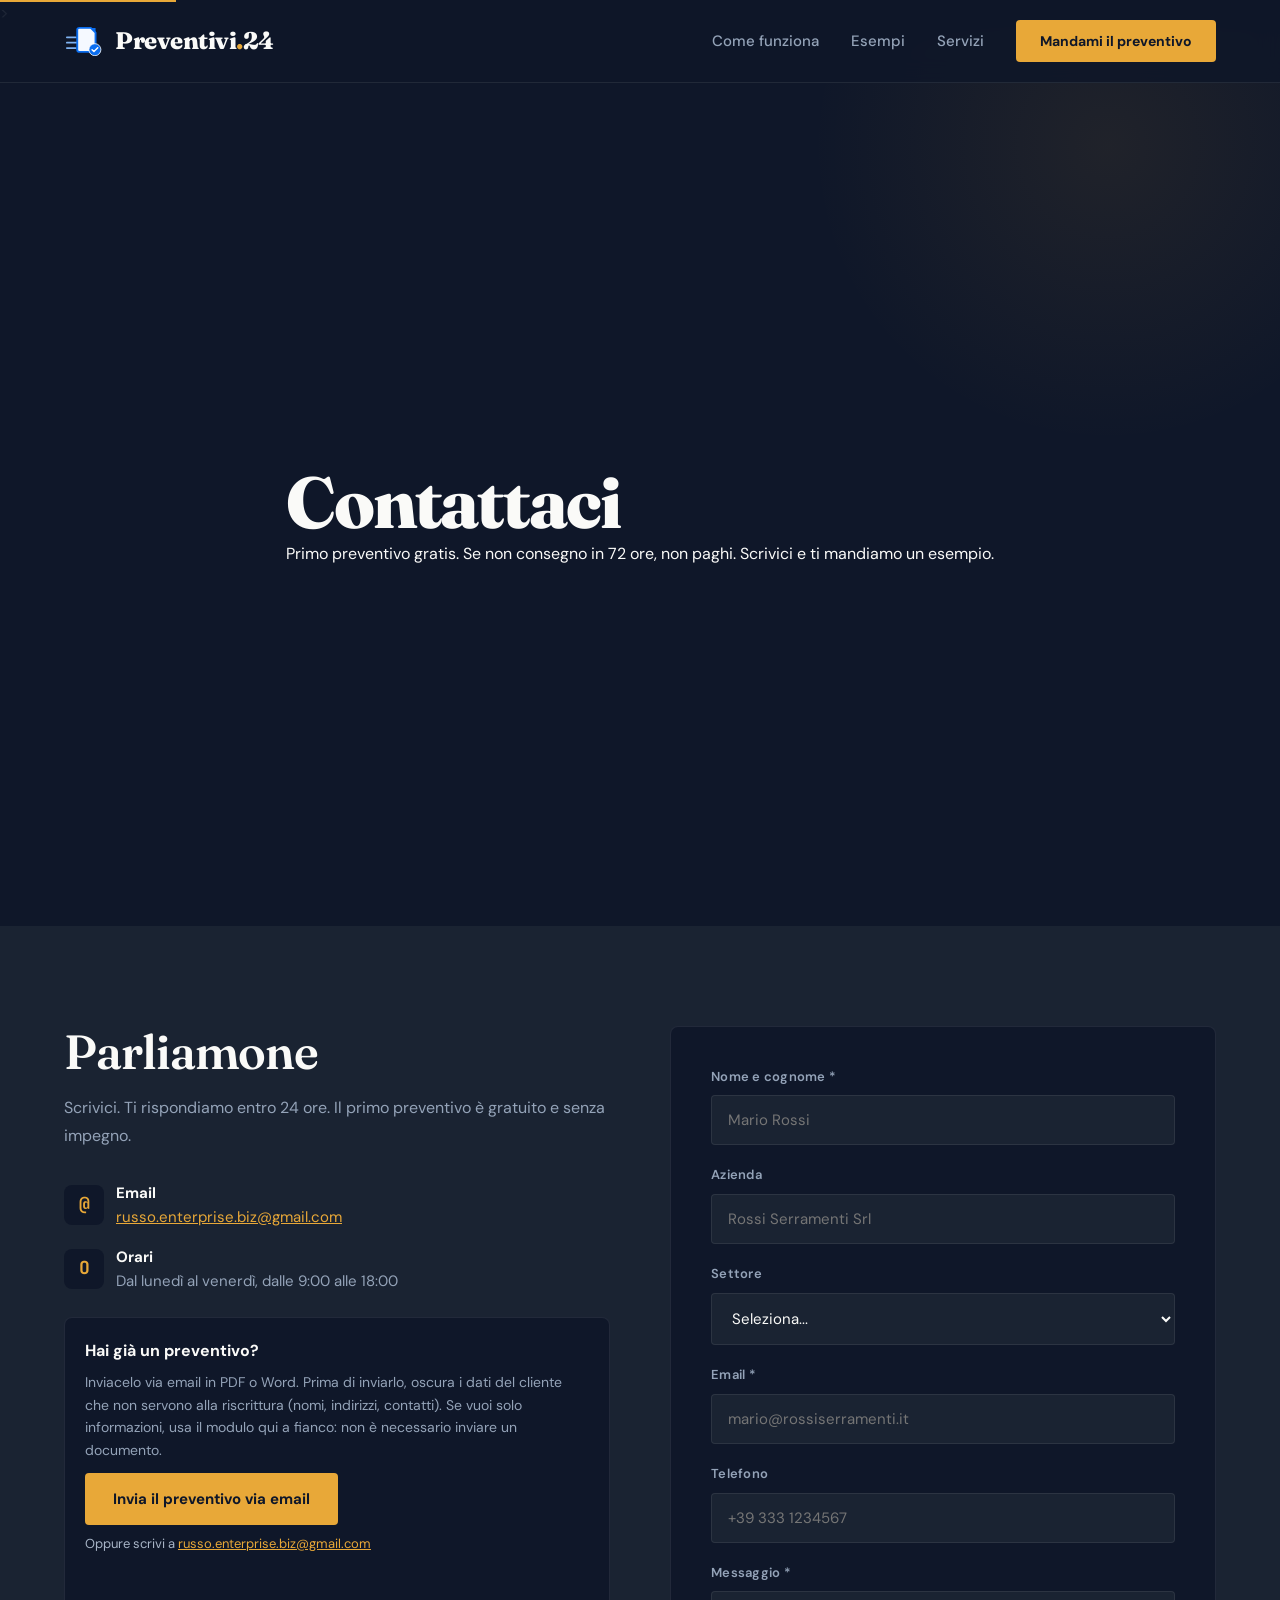
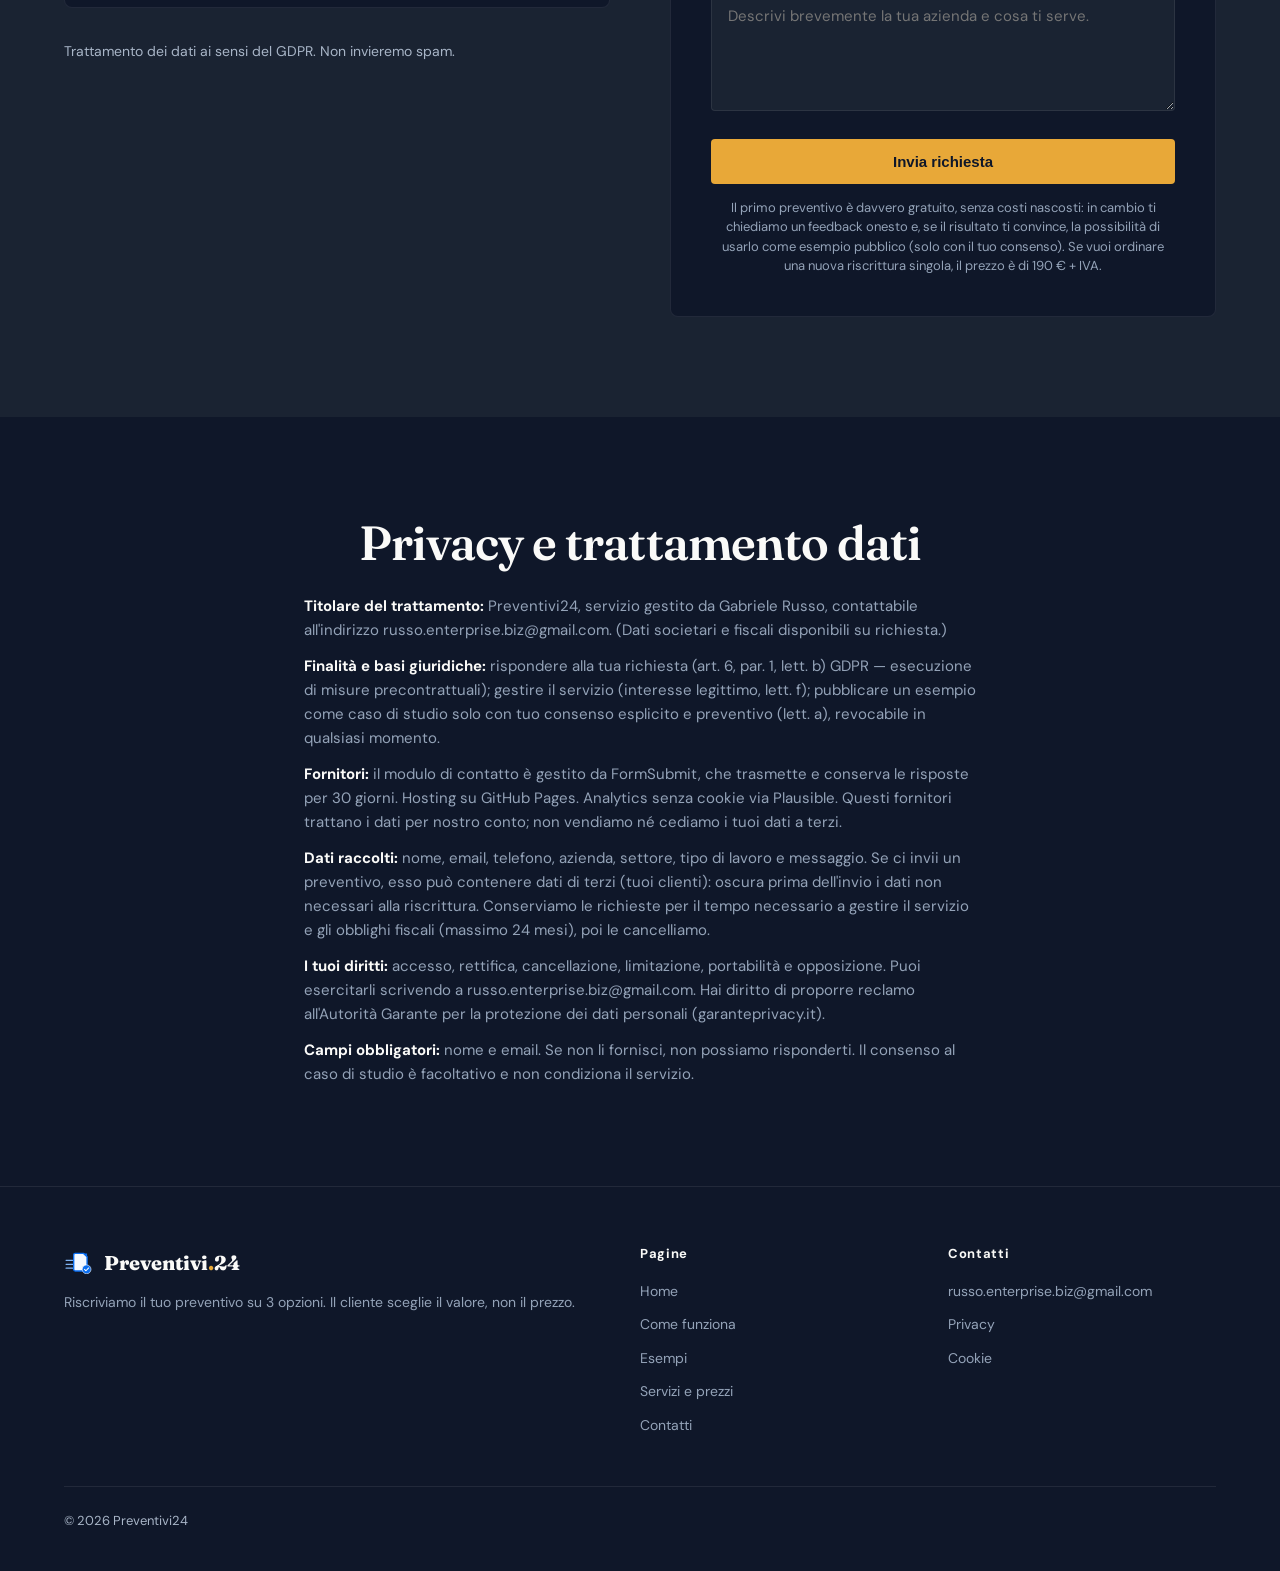
<file: contatti.html>
﻿<!DOCTYPE html>
<html lang="it">
<head>
<meta charset="UTF-8">
<meta name="viewport" content="width=device-width, initial-scale=1.0">
<title>Contatti - Preventivi24</title>
<meta name="description" content="Contatta Preventivi24 per un esempio gratuito del tuo preventivo riscritto su 3 opzioni.">
<meta property="og:title" content="Contatti - Preventivi24">
<meta property="og:description" content="Contatta Preventivi24. Il primo esempio è gratuito.">
<meta property="og:type" content="website">
<meta property="og:locale" content="it_IT">
<link rel="canonical" href="https://gabriruss1.github.io/preventivi24/contatti.html"
<meta property="og:url" content="https://gabriruss1.github.io/preventivi24/contatti.html">>
<meta property="og:image" content="https://gabriruss1.github.io/preventivi24/images/og.png">
<meta name="twitter:card" content="summary_large_image">
<meta name="twitter:title" content="Contatti - Preventivi24">
<meta name="twitter:description" content="Il primo preventivo è gratuito. Scrivici e ti rispondiamo entro 24 ore.">
<meta name="twitter:image" content="https://gabriruss1.github.io/preventivi24/images/og.png">
<meta name="theme-color" content="#0F1729">
<script defer data-domain="preventivi24" src="https://plausible.io/js/script.js"></script>
<link rel="icon" href="favicon.svg" type="image/svg+xml">
<link rel="preconnect" href="https://fonts.googleapis.com">
<link rel="preconnect" href="https://fonts.gstatic.com" crossorigin>
<link href="https://fonts.googleapis.com/css2?family=Fraunces:opsz,wght@9..144,300;9..144,600;9..144,800&family=DM+Sans:wght@400;500;700&family=JetBrains+Mono:wght@400;700&display=swap" rel="stylesheet">
<link rel="stylesheet" href="css/style.css">
</head>
<body>
<a href="#main-content" class="skip-link">Salta al contenuto</a>
<div class="scroll-progress"></div>

<header class="topbar">
  <div class="wrap">
    <a href="index.html" class="logo">
      <img src="images/logo-icon.svg" class="logo-mark" alt="" aria-hidden="true" width="40" height="30">
      <span class="logo-text">Preventivi<span class="dot">.</span>24</span>
    </a>
    <nav>
      <a href="come-funziona.html">Come funziona</a>
      <a href="esempi.html">Esempi</a>
      <a href="servizi.html">Servizi</a>
      <a href="contatti.html" class="cta">Mandami il preventivo</a>
    </nav>
    <button class="menu-toggle" aria-label="Menu">&#9776;</button>
  </div>
</header>

<div class="mobile-menu">
  <a href="index.html">Home</a>
  <a href="come-funziona.html">Come funziona</a>
  <a href="esempi.html">Esempi</a>
  <a href="servizi.html">Servizi e prezzi</a>
  <a href="contatti.html">Contatti</a>
</div>

<main id="main-content">

<section class="hero">
  <div class="wrap">
    <h1 class="display-xl" id="heroTitle">Contattaci</h1>
    <p id="heroLead">Primo preventivo gratis. Se non consegno in 72 ore, non paghi. Scrivici e ti mandiamo un esempio.</p>
  </div>
</section>

<section class="section contact-section">
  <div class="wrap">
    <div class="contact-grid">
      <div class="contact-info">
        <h2 class="display-lg">Parliamone</h2>
        <p>Scrivici. Ti rispondiamo entro 24 ore. Il primo preventivo è gratuito e senza impegno.</p>
        <div class="contact-detail">
          <div class="icon">@</div>
          <div>
            <strong style="color:var(--white);display:block;">Email</strong>
            <a href="mailto:russo.enterprise.biz@gmail.com" style="color:var(--amber);">russo.enterprise.biz@gmail.com</a>
          </div>
        </div>
        <div class="contact-detail">
          <div class="icon">O</div>
          <div>
            <strong style="color:var(--white);display:block;">Orari</strong>
            Dal lunedì al venerdì, dalle 9:00 alle 18:00
          </div>
        </div>
        <div style="margin-top:24px;padding:20px;background:var(--navy);border:1px solid var(--border);border-radius:8px;">
          <strong style="color:var(--white);display:block;margin-bottom:8px;">Hai già un preventivo?</strong>
          <p style="font-size:14px;color:var(--grey);margin-bottom:12px;line-height:1.6;">Inviacelo via email in PDF o Word. Prima di inviarlo, oscura i dati del cliente che non servono alla riscrittura (nomi, indirizzi, contatti). Se vuoi solo informazioni, usa il modulo qui a fianco: non è necessario inviare un documento.</p>
          <a href="mailto:russo.enterprise.biz@gmail.com?subject=Invio%20preventivo" class="btn btn--amber" style="display:inline-block;">Invia il preventivo via email</a>
          <p style="font-size:13px;color:var(--grey-dark);margin-top:8px;">Oppure scrivi a <a href="mailto:russo.enterprise.biz@gmail.com" style="color:var(--amber);">russo.enterprise.biz@gmail.com</a></p>
        </div>
        <p style="font-size:14px;color:var(--grey-dark);margin-top:32px;">Trattamento dei dati ai sensi del GDPR. Non invieremo spam.</p>
      </div>
      <div class="contact-form">
        <form action="https://formsubmit.co/russo.enterprise.biz@gmail.com" method="POST" id="contactForm">
          <input type="hidden" name="_subject" id="subjectField" value="Nuova richiesta dal sito Preventivi24">
          <input type="hidden" name="_captcha" value="false">
          <input type="hidden" name="_template" value="table">
          <input type="hidden" name="_next" value="https://gabriruss1.github.io/preventivi24/grazie.html">
          <input type="hidden" name="servizio" id="servizioField" value="">
          <input type="text" name="_honey" style="display:none">

          <label for="nome">Nome e cognome *</label>
          <input type="text" id="nome" name="nome" required placeholder="Mario Rossi" autocomplete="name" aria-describedby="formStatus">

          <label for="azienda">Azienda</label>
          <input type="text" id="azienda" name="azienda" placeholder="Rossi Serramenti Srl" autocomplete="organization">

          <label for="settore">Settore</label>
          <select id="settore" name="settore">
            <option value="">Seleziona...</option>
            <option value="serramenti">Serramenti</option>
            <option value="fotovoltaico">Fotovoltaico</option>
            <option value="climatizzazione">Climatizzazione</option>
            <option value="edilizia">Edilizia</option>
            <option value="impianti">Impianti</option>
            <option value="arredo">Arredo</option>
            <option value="altro">Altro</option>
          </select>

          <label for="email">Email *</label>
          <input type="email" id="email" name="email" required placeholder="mario@rossiserramenti.it" autocomplete="email" aria-describedby="formStatus">

          <label for="telefono">Telefono</label>
          <input type="tel" id="telefono" name="telefono" placeholder="+39 333 1234567" autocomplete="tel">

          <label for="tipo_lavoro" id="tipoLavoroLabel" style="display:none">Tipo di lavoro</label>
          <select id="tipo_lavoro" name="tipo_lavoro" style="display:none">
            <option value="">Seleziona...</option>
            <option value="bagno">Bagno / ristrutturazione</option>
            <option value="serramenti">Serramenti / infissi</option>
            <option value="fotovoltaico">Fotovoltaico</option>
            <option value="climatizzazione">Climatizzazione</option>
            <option value="altro">Altro</option>
          </select>

          <label for="messaggio">Messaggio *</label>
          <textarea id="messaggio" name="messaggio" required placeholder="Descrivi brevemente la tua azienda e cosa ti serve." aria-describedby="formStatus"></textarea>

          <button type="submit" class="btn btn--amber">Invia richiesta</button>
          <div class="form-status" id="formStatus" role="status" aria-live="polite"></div>
          <p class="form-note">Il primo preventivo è davvero gratuito, senza costi nascosti: in cambio ti chiediamo un feedback onesto e, se il risultato ti convince, la possibilità di usarlo come esempio pubblico (solo con il tuo consenso). Se vuoi ordinare una nuova riscrittura singola, il prezzo è di 190 € + IVA.</p>
        </form>
      </div>
    </div>
  </div>
</section>

<section class="section" style="background:var(--navy);">
  <div class="wrap" style="max-width:720px;">
    <h2 class="display-lg" style="text-align:center;">Privacy e trattamento dati</h2>
    <p style="font-size:15px;color:var(--grey);margin-bottom:12px;margin-top:24px;"><strong style="color:var(--white);">Titolare del trattamento:</strong> Preventivi24, servizio gestito da Gabriele Russo, contattabile all'indirizzo russo.enterprise.biz@gmail.com. (Dati societari e fiscali disponibili su richiesta.)</p>
    <p style="font-size:15px;color:var(--grey);margin-bottom:12px;"><strong style="color:var(--white);">Finalità e basi giuridiche:</strong> rispondere alla tua richiesta (art. 6, par. 1, lett. b) GDPR — esecuzione di misure precontrattuali); gestire il servizio (interesse legittimo, lett. f); pubblicare un esempio come caso di studio solo con tuo consenso esplicito e preventivo (lett. a), revocabile in qualsiasi momento.</p>
    <p style="font-size:15px;color:var(--grey);margin-bottom:12px;"><strong style="color:var(--white);">Fornitori:</strong> il modulo di contatto è gestito da FormSubmit, che trasmette e conserva le risposte per 30 giorni. Hosting su GitHub Pages. Analytics senza cookie via Plausible. Questi fornitori trattano i dati per nostro conto; non vendiamo né cediamo i tuoi dati a terzi.</p>
    <p style="font-size:15px;color:var(--grey);margin-bottom:12px;"><strong style="color:var(--white);">Dati raccolti:</strong> nome, email, telefono, azienda, settore, tipo di lavoro e messaggio. Se ci invii un preventivo, esso può contenere dati di terzi (tuoi clienti): oscura prima dell'invio i dati non necessari alla riscrittura. Conserviamo le richieste per il tempo necessario a gestire il servizio e gli obblighi fiscali (massimo 24 mesi), poi le cancelliamo.</p>
    <p style="font-size:15px;color:var(--grey);margin-bottom:12px;"><strong style="color:var(--white);">I tuoi diritti:</strong> accesso, rettifica, cancellazione, limitazione, portabilità e opposizione. Puoi esercitarli scrivendo a russo.enterprise.biz@gmail.com. Hai diritto di proporre reclamo all'Autorità Garante per la protezione dei dati personali (garanteprivacy.it).</p>
    <p style="font-size:15px;color:var(--grey);"><strong style="color:var(--white);">Campi obbligatori:</strong> nome e email. Se non li fornisci, non possiamo risponderti. Il consenso al caso di studio è facoltativo e non condiziona il servizio.</p>
  </div>
</section>

</main>

<footer class="footer">
  <div class="wrap">
    <div class="footer-grid">
      <div>
        <div class="footer-brand">
        <img src="images/logo-icon.svg" class="logo-mark" alt="" aria-hidden="true" width="40" height="30">
        <span>Preventivi<span class="dot">.</span>24</span>
      </div>
        <p>Riscriviamo il tuo preventivo su 3 opzioni. Il cliente sceglie il valore, non il prezzo.</p>
      </div>
      <div>
        <h3>Pagine</h3>
        <ul>
          <li><a href="index.html">Home</a></li>
          <li><a href="come-funziona.html">Come funziona</a></li>
          <li><a href="esempi.html">Esempi</a></li>
          <li><a href="servizi.html">Servizi e prezzi</a></li>
          <li><a href="contatti.html">Contatti</a></li>
        </ul>
      </div>
      <div>
        <h3>Contatti</h3>
        <ul>
          <li><a href="mailto:russo.enterprise.biz@gmail.com">russo.enterprise.biz@gmail.com</a></li>
          <li><a href="privacy.html">Privacy</a></li>
          <li><a href="cookie.html">Cookie</a></li>
        </ul>
      </div>
    </div>
    <div class="footer-bottom">
      <span>&copy; 2026 Preventivi24</span>
    </div>
  </div>
</footer>

<script src="js/main.js"></script>
</body>
</html>
</file>
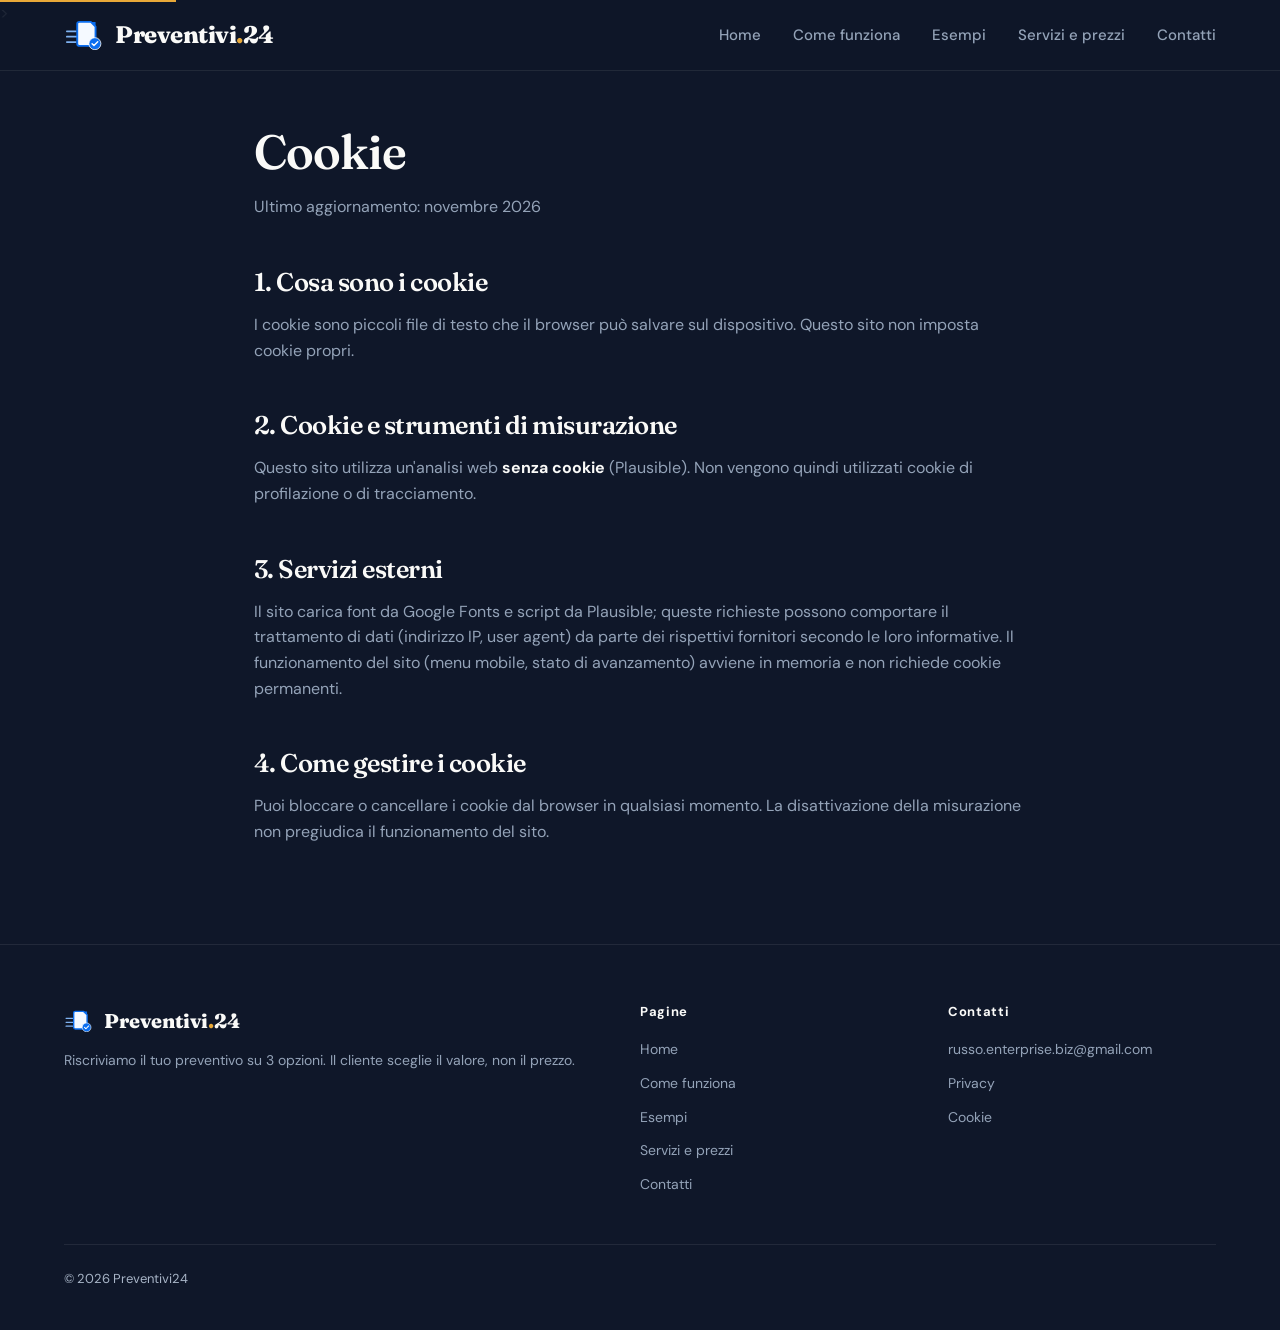
<file: cookie.html>
<!DOCTYPE html>
<html lang="it">
<head>
<meta charset="UTF-8">
<meta name="viewport" content="width=device-width, initial-scale=1.0">
<title>Cookie - Preventivi24</title>
<meta name="description" content="Informativa sull'uso dei cookie e della tecnologie simili sul sito Preventivi24.">
<meta property="og:title" content="Cookie - Preventivi24">
<meta property="og:description" content="Informativa sull'uso dei cookie e della tecnologie simili.">
<meta property="og:type" content="website">
<meta property="og:locale" content="it_IT">
<link rel="canonical" href="https://gabriruss1.github.io/preventivi24/cookie.html"
<meta property="og:url" content="https://gabriruss1.github.io/preventivi24/cookie.html">>
<meta property="og:image" content="https://gabriruss1.github.io/preventivi24/images/og.png">
<meta name="twitter:card" content="summary_large_image">
<meta name="twitter:title" content="Cookie - Preventivi24">
<meta name="twitter:description" content="Informativa sull'uso dei cookie e della tecnologie simili.">
<meta name="twitter:image" content="https://gabriruss1.github.io/preventivi24/images/og.png">
<meta name="theme-color" content="#0F1729">
<link rel="icon" href="favicon.svg" type="image/svg+xml">
<link rel="preconnect" href="https://fonts.googleapis.com">
<link rel="preconnect" href="https://fonts.gstatic.com" crossorigin>
<link href="https://fonts.googleapis.com/css2?family=Fraunces:opsz,wght@9..144,300;9..144,600;9..144,800&family=DM+Sans:wght@400;500;700&family=JetBrains+Mono:wght@400;700&display=swap" rel="stylesheet">
<link rel="stylesheet" href="css/style.css">
<script defer data-domain="preventivi24" src="https://plausible.io/js/script.js"></script>
</head>
<body>
<a href="#main-content" class="skip-link">Salta al contenuto</a>
<div class="scroll-progress"></div>

<header class="topbar">
  <div class="wrap">
    <a href="index.html" class="logo">
      <img src="images/logo-icon.svg" class="logo-mark" alt="" aria-hidden="true" width="40" height="30">
      <span class="logo-text">Preventivi<span class="dot">.</span>24</span>
    </a>
    <nav>
      <a href="index.html">Home</a>
      <a href="come-funziona.html">Come funziona</a>
      <a href="esempi.html">Esempi</a>
      <a href="servizi.html">Servizi e prezzi</a>
      <a href="contatti.html">Contatti</a>
    </nav>
    <button class="menu-toggle" aria-label="Menu">&#9776;</button>
  </div>
</header>

<div class="mobile-menu">
  <a href="index.html">Home</a>
  <a href="come-funziona.html">Come funziona</a>
  <a href="esempi.html">Esempi</a>
  <a href="servizi.html">Servizi e prezzi</a>
  <a href="contatti.html">Contatti</a>
</div>

<main id="main-content">

<section class="section">
  <div class="wrap" style="max-width:820px;">
    <h1 class="display-lg">Cookie</h1>
    <p style="color:var(--grey);font-size:16px;margin-top:16px;">Ultimo aggiornamento: novembre 2026</p>
    <h2 class="display-lg" style="font-size:1.6rem;margin-top:48px;">1. Cosa sono i cookie</h2>
    <p style="color:var(--grey);font-size:16px;margin-top:16px;">I cookie sono piccoli file di testo che il browser può salvare sul dispositivo. Questo sito non imposta cookie propri.</p>

    <h2 class="display-lg" style="font-size:1.6rem;margin-top:48px;">2. Cookie e strumenti di misurazione</h2>
    <p style="color:var(--grey);font-size:16px;margin-top:16px;">Questo sito utilizza un'analisi web <strong style="color:var(--white);">senza cookie</strong> (Plausible). Non vengono quindi utilizzati cookie di profilazione o di tracciamento.</p>

    <h2 class="display-lg" style="font-size:1.6rem;margin-top:48px;">3. Servizi esterni</h2>
    <p style="color:var(--grey);font-size:16px;margin-top:16px;">Il sito carica font da Google Fonts e script da Plausible; queste richieste possono comportare il trattamento di dati (indirizzo IP, user agent) da parte dei rispettivi fornitori secondo le loro informative. Il funzionamento del sito (menu mobile, stato di avanzamento) avviene in memoria e non richiede cookie permanenti.</p>

    <h2 class="display-lg" style="font-size:1.6rem;margin-top:48px;">4. Come gestire i cookie</h2>
    <p style="color:var(--grey);font-size:16px;margin-top:16px;">Puoi bloccare o cancellare i cookie dal browser in qualsiasi momento. La disattivazione della misurazione non pregiudica il funzionamento del sito.</p>
  </div>
</section>

</main>

<footer class="footer">
  <div class="wrap">
    <div class="footer-grid">
      <div>
        <div class="footer-brand">
        <img src="images/logo-icon.svg" class="logo-mark" alt="" aria-hidden="true" width="40" height="30">
        <span>Preventivi<span class="dot">.</span>24</span>
      </div>
        <p>Riscriviamo il tuo preventivo su 3 opzioni. Il cliente sceglie il valore, non il prezzo.</p>
      </div>
      <div>
        <h3>Pagine</h3>
        <ul>
          <li><a href="index.html">Home</a></li>
          <li><a href="come-funziona.html">Come funziona</a></li>
          <li><a href="esempi.html">Esempi</a></li>
          <li><a href="servizi.html">Servizi e prezzi</a></li>
          <li><a href="contatti.html">Contatti</a></li>
        </ul>
      </div>
      <div>
        <h3>Contatti</h3>
        <ul>
          <li><a href="mailto:russo.enterprise.biz@gmail.com">russo.enterprise.biz@gmail.com</a></li>
          <li><a href="privacy.html">Privacy</a></li>
          <li><a href="cookie.html">Cookie</a></li>
        </ul>
      </div>
    </div>
    <div class="footer-bottom">
      <span>&copy; 2026 Preventivi24</span>
    </div>
  </div>
</footer>

<script src="js/main.js"></script>
</body>
</html>
</file>
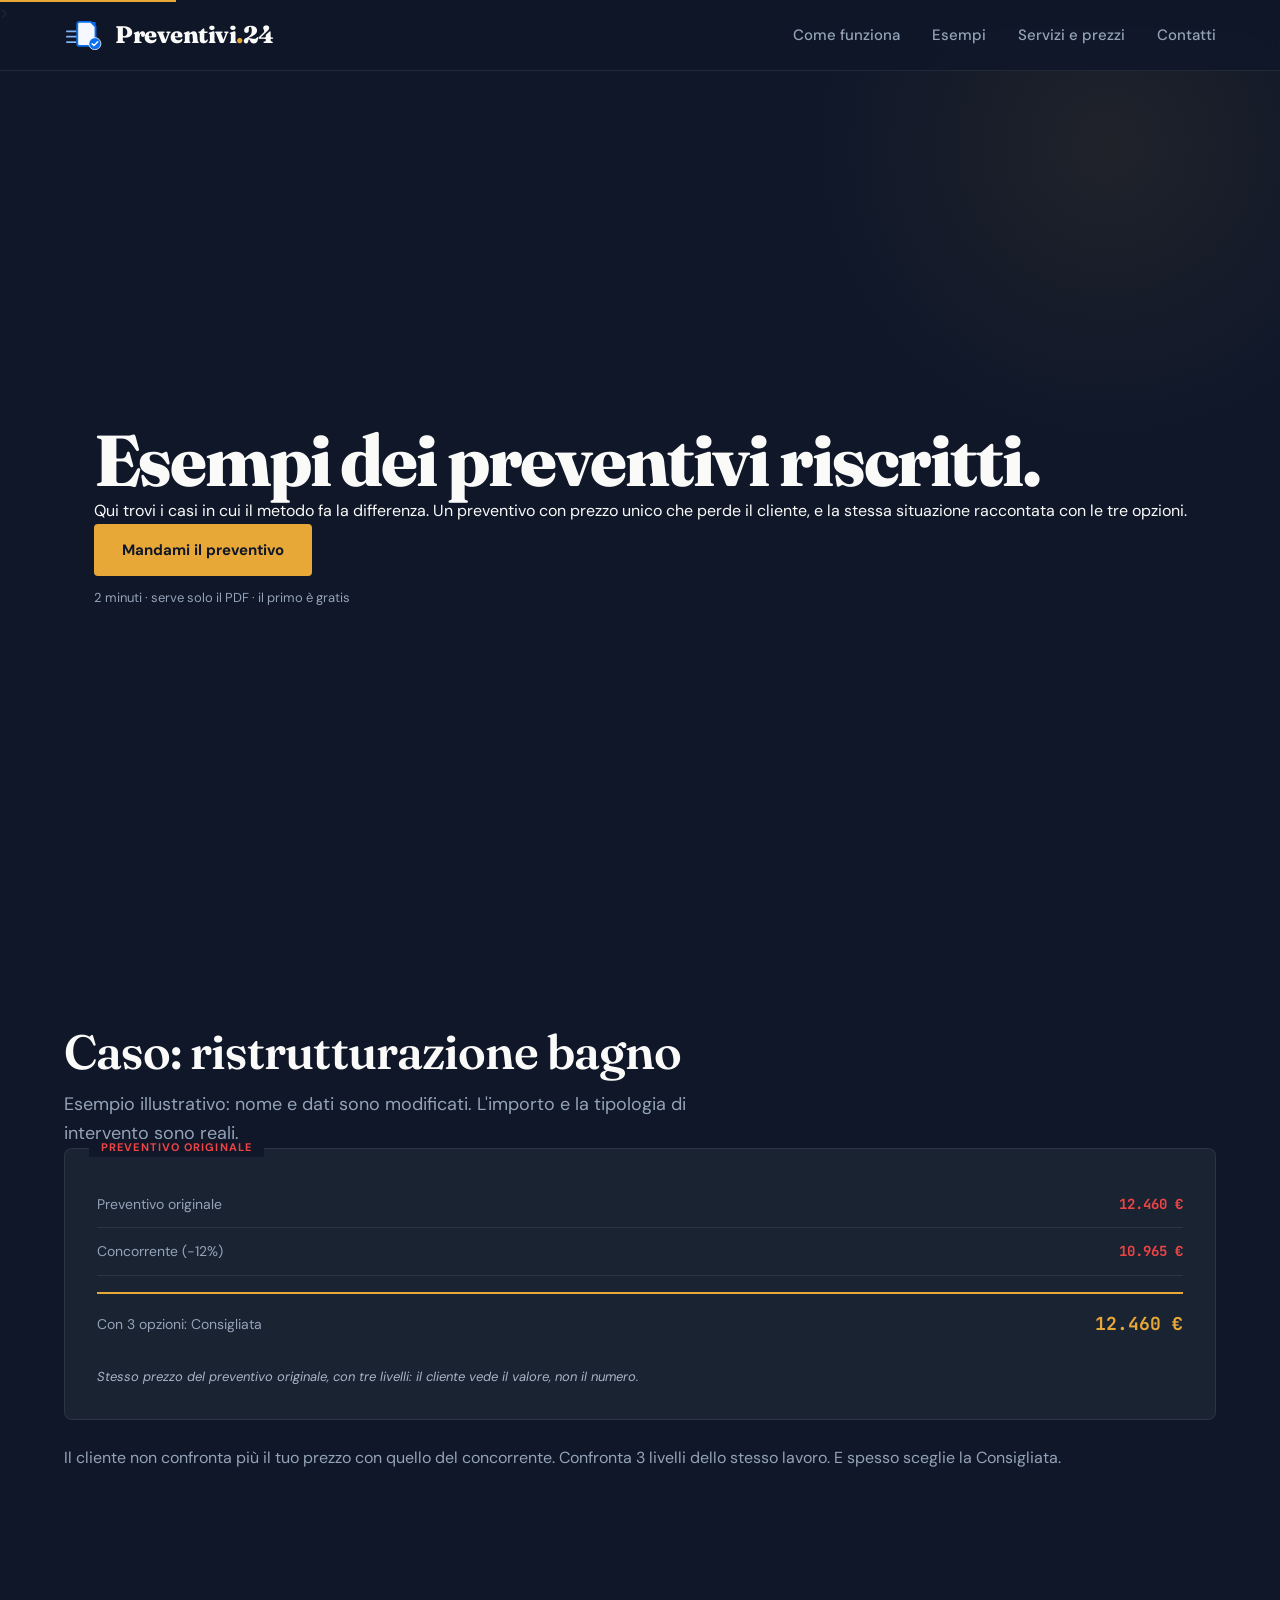
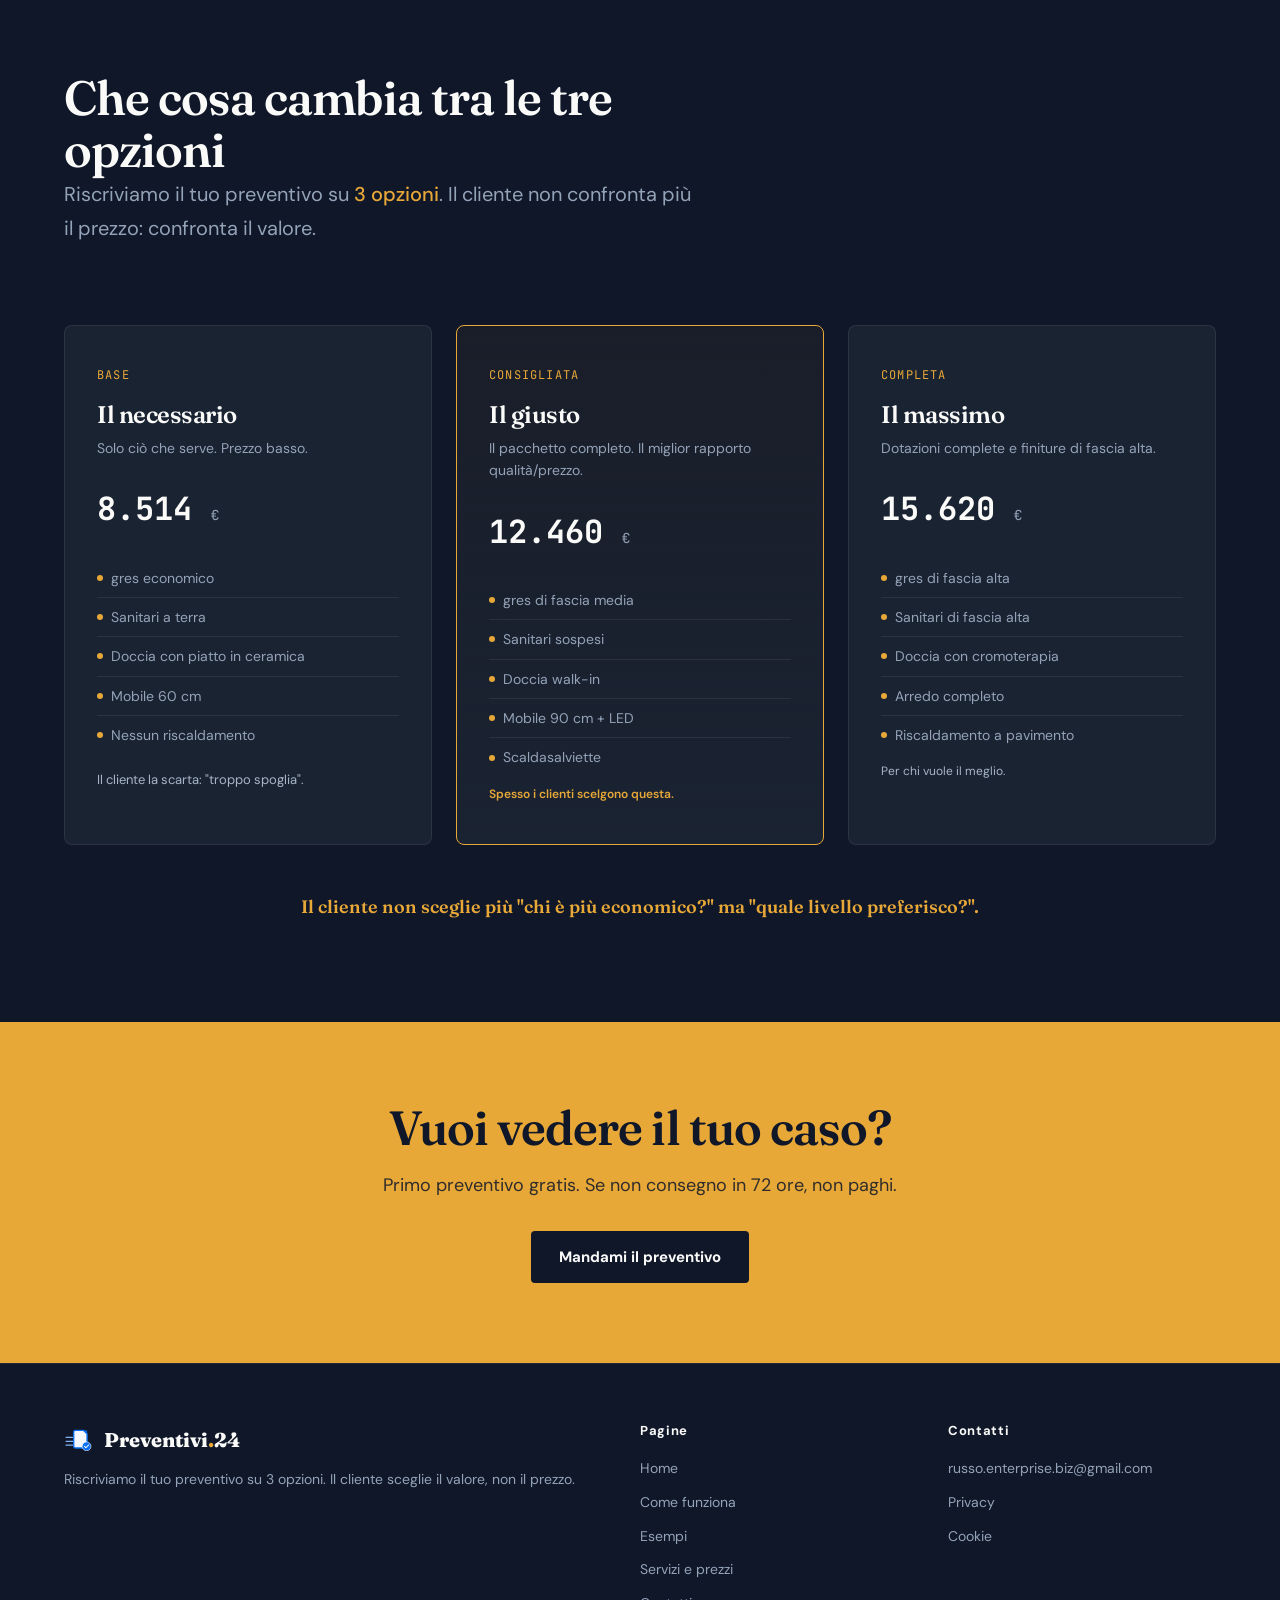
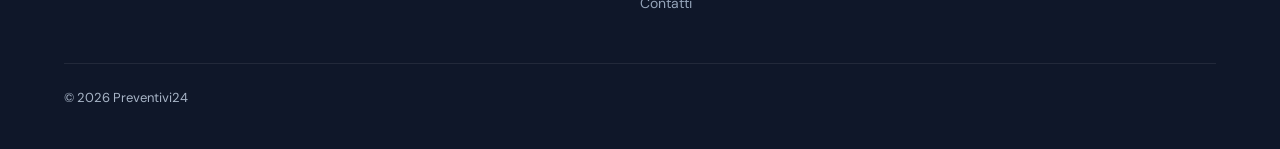
<file: esempi.html>
<!DOCTYPE html>
<html lang="it">
<head>
<meta charset="UTF-8">
<meta name="viewport" content="width=device-width, initial-scale=1.0">
<title>Esempi di preventivi riscritti su 3 opzioni | Preventivi24</title>
<meta name="description" content="Esempi dei preventivi riscritti su 3 opzioni. Caso di ristrutturazione mostrato con prima e dopo, e le tre opzioni con il motivo per cui conviene ciascuna.">
<meta property="og:title" content="Esempi - Preventivi24">
<meta property="og:description" content="Esempi dei preventivi riscritti su 3 opzioni: la trasformazione da prezzo unico a scelta di valore.">
<meta property="og:type" content="website">
<meta property="og:locale" content="it_IT">
<link rel="canonical" href="https://gabriruss1.github.io/preventivi24/esempi.html"
<meta property="og:url" content="https://gabriruss1.github.io/preventivi24/esempi.html">>
<meta property="og:image" content="https://gabriruss1.github.io/preventivi24/images/og.png">
<meta name="twitter:card" content="summary_large_image">
<meta name="twitter:title" content="Esempi - Preventivi24">
<meta name="twitter:description" content="Esempi dei preventivi riscritti su 3 opzioni.">
<meta name="twitter:image" content="https://gabriruss1.github.io/preventivi24/images/og.png">
<meta name="theme-color" content="#0F1729">
<link rel="icon" href="favicon.svg" type="image/svg+xml">
<link rel="preconnect" href="https://fonts.googleapis.com">
<link rel="preconnect" href="https://fonts.gstatic.com" crossorigin>
<link href="https://fonts.googleapis.com/css2?family=Fraunces:opsz,wght@9..144,300;9..144,600;9..144,800&family=DM+Sans:wght@400;500;700&family=JetBrains+Mono:wght@400;700&display=swap" rel="stylesheet">
<link rel="stylesheet" href="css/style.css">
<script defer data-domain="preventivi24" src="https://plausible.io/js/script.js"></script>
</head>
<body>
<a href="#main-content" class="skip-link">Salta al contenuto</a>
<div class="scroll-progress"></div>

<header class="topbar">
  <div class="wrap">
    <a href="index.html" class="logo">
      <img src="images/logo-icon.svg" class="logo-mark" alt="" aria-hidden="true" width="40" height="30">
      <span class="logo-text">Preventivi<span class="dot">.</span>24</span>
    </a>
    <nav>
      <a href="come-funziona.html">Come funziona</a>
      <a href="esempi.html">Esempi</a>
      <a href="servizi.html">Servizi e prezzi</a>
      <a href="contatti.html">Contatti</a>
    </nav>
    <button class="menu-toggle" aria-label="Menu">&#9776;</button>
  </div>
</header>

<div class="mobile-menu">
  <a href="index.html">Home</a>
  <a href="come-funziona.html">Come funziona</a>
  <a href="esempi.html">Esempi</a>
  <a href="servizi.html">Servizi e prezzi</a>
  <a href="contatti.html">Contatti</a>
</div>

<main id="main-content">

<section class="hero">
  <div class="wrap">
    <h1 class="display-xl">Esempi dei preventivi <span class="accent">riscritti</span>.</h1>
    <p>Qui trovi i casi in cui il metodo fa la differenza. Un preventivo con prezzo unico che perde il cliente, e la stessa situazione raccontata con le tre opzioni.</p>
    <div class="hero-actions">
      <a href="contatti.html" class="btn btn--amber">Mandami il preventivo</a>
    </div>
    <p class="cta-note">2 minuti · serve solo il PDF · il primo è gratis</p>
  </div>
</section>

<section class="section">
  <div class="wrap">
    <h2 class="display-lg reveal">Caso: ristrutturazione bagno</h2>
    <p class="reveal" style="color:var(--grey);font-size:18px;max-width:680px;margin-top:12px;">Esempio illustrativo: nome e dati sono modificati. L'importo e la tipologia di intervento sono reali.</p>
    <div class="quote-compare reveal">
      <div class="quote-row">
        <span class="label">Preventivo originale</span>
        <span class="value">12.460 €</span>
      </div>
      <div class="quote-row">
        <span class="label">Concorrente (-12%)</span>
        <span class="value">10.965 €</span>
      </div>
      <div class="quote-row quote-row--result">
        <span class="label">Con 3 opzioni: Consigliata</span>
        <span class="value">12.460 €</span>
      </div>
      <p class="hero-note">Stesso prezzo del preventivo originale, con tre livelli: il cliente vede il valore, non il numero.</p>
    </div>
    <p class="reveal" style="font-size:16px;color:var(--grey);line-height:1.7;margin-top:24px;">Il cliente non confronta più il tuo prezzo con quello del concorrente. Confronta 3 livelli dello stesso lavoro. E spesso sceglie la Consigliata.</p>
  </div>
</section>

<section class="section solution-section">
  <div class="wrap">
    <div class="solution-intro reveal">
      <h2 class="display-lg">Che cosa cambia tra le tre opzioni</h2>
      <p>Riscriviamo il tuo preventivo su <span class="highlight">3 opzioni</span>. Il cliente non confronta più il prezzo: confronta il valore.</p>
    </div>
    <div class="option-cards">
      <div class="option-card">
        <span class="tier">BASE</span>
        <h3>Il necessario</h3>
        <p class="tagline">Solo ciò che serve. Prezzo basso.</p>
        <div class="price">8.514 <span class="unit">€</span></div>
        <ul>
          <li>gres economico</li>
          <li>Sanitari a terra</li>
          <li>Doccia con piatto in ceramica</li>
          <li>Mobile 60 cm</li>
          <li>Nessun riscaldamento</li>
        </ul>
        <p style="font-size:13px;color:var(--grey-dark);margin-top:16px;">Il cliente la scarta: "troppo spoglia".</p>
      </div>
      <div class="option-card featured">
        <span class="tier">CONSIGLIATA</span>
        <h3>Il giusto</h3>
        <p class="tagline">Il pacchetto completo. Il miglior rapporto qualità/prezzo.</p>
        <div class="price">12.460 <span class="unit">€</span></div>
        <ul>
          <li>gres di fascia media</li>
          <li>Sanitari sospesi</li>
          <li>Doccia walk-in</li>
          <li>Mobile 90 cm + LED</li>
          <li>Scaldasalviette</li>
        </ul>
        <p style="font-size:12px;color:var(--amber);margin-top:8px;font-weight:600;">Spesso i clienti scelgono questa.</p>
      </div>
      <div class="option-card">
        <span class="tier">COMPLETA</span>
        <h3>Il massimo</h3>
        <p class="tagline">Dotazioni complete e finiture di fascia alta.</p>
        <div class="price">15.620 <span class="unit">€</span></div>
        <ul>
          <li>gres di fascia alta</li>
          <li>Sanitari di fascia alta</li>
          <li>Doccia con cromoterapia</li>
          <li>Arredo completo</li>
          <li>Riscaldamento a pavimento</li>
        </ul>
        <p style="font-size:12px;color:var(--grey-dark);margin-top:8px;">Per chi vuole il meglio.</p>
      </div>
    </div>
    <p style="text-align:center;margin-top:48px;font-size:18px;color:var(--amber);font-weight:600;font-family:'Fraunces',serif;">Il cliente non sceglie più "chi è più economico?" ma "quale livello preferisco?".</p>
  </div>
</section>

<section class="cta-section">
  <div class="wrap">
    <h2 class="display-lg">Vuoi vedere il tuo caso?</h2>
    <p>Primo preventivo gratis. Se non consegno in 72 ore, non paghi.</p>
    <div class="hero-actions" style="justify-content:center">
      <a href="contatti.html" class="btn btn--amber">Mandami il preventivo</a>
    </div>
  </div>
</section>

</main>

<footer class="footer">
  <div class="wrap">
    <div class="footer-grid">
      <div>
        <div class="footer-brand">
        <img src="images/logo-icon.svg" class="logo-mark" alt="" aria-hidden="true" width="40" height="30">
        <span>Preventivi<span class="dot">.</span>24</span>
      </div>
        <p>Riscriviamo il tuo preventivo su 3 opzioni. Il cliente sceglie il valore, non il prezzo.</p>
      </div>
      <div>
        <h3>Pagine</h3>
        <ul>
          <li><a href="index.html">Home</a></li>
          <li><a href="come-funziona.html">Come funziona</a></li>
          <li><a href="esempi.html">Esempi</a></li>
          <li><a href="servizi.html">Servizi e prezzi</a></li>
          <li><a href="contatti.html">Contatti</a></li>
        </ul>
      </div>
      <div>
        <h3>Contatti</h3>
        <ul>
          <li><a href="mailto:russo.enterprise.biz@gmail.com">russo.enterprise.biz@gmail.com</a></li>
          <li><a href="privacy.html">Privacy</a></li>
          <li><a href="cookie.html">Cookie</a></li>
        </ul>
      </div>
    </div>
    <div class="footer-bottom">
      <span>&copy; 2026 Preventivi24</span>
    </div>
  </div>
</footer>

<script src="js/main.js"></script>
</body>
</html>
</file>
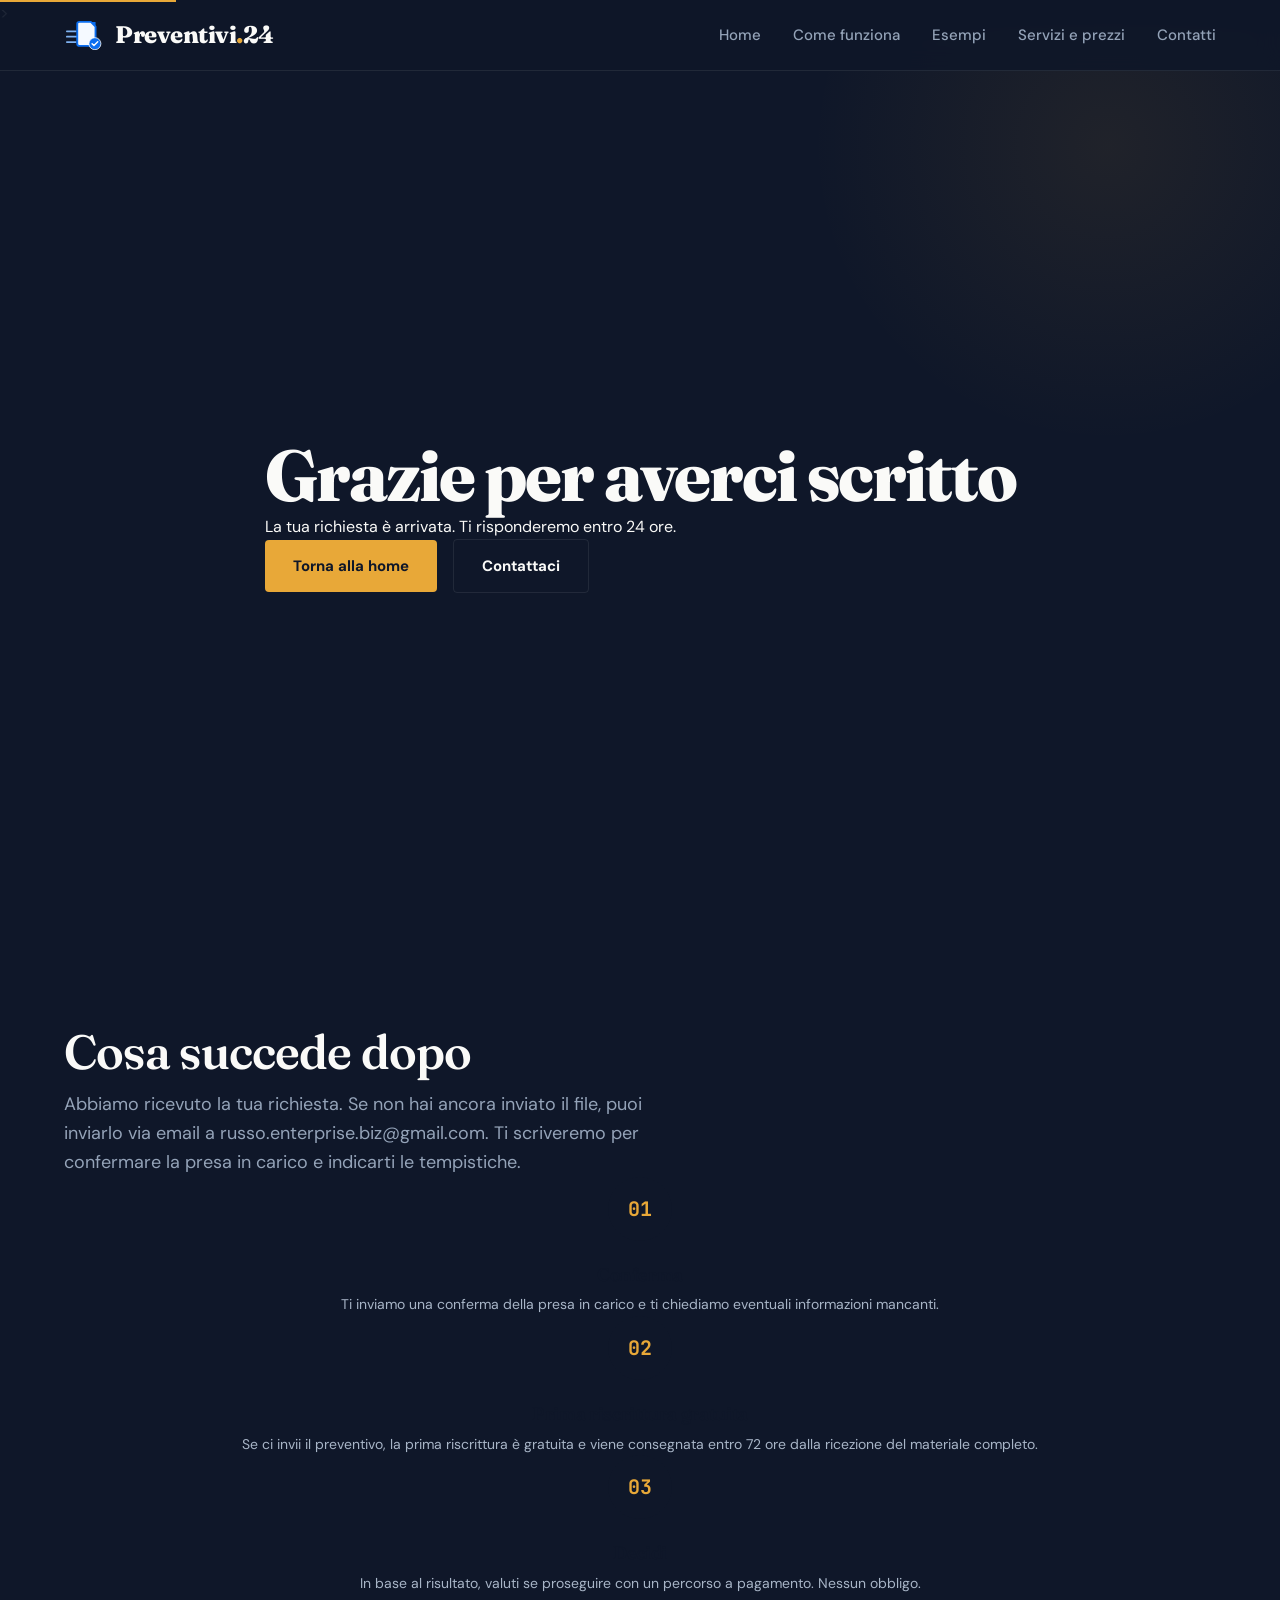
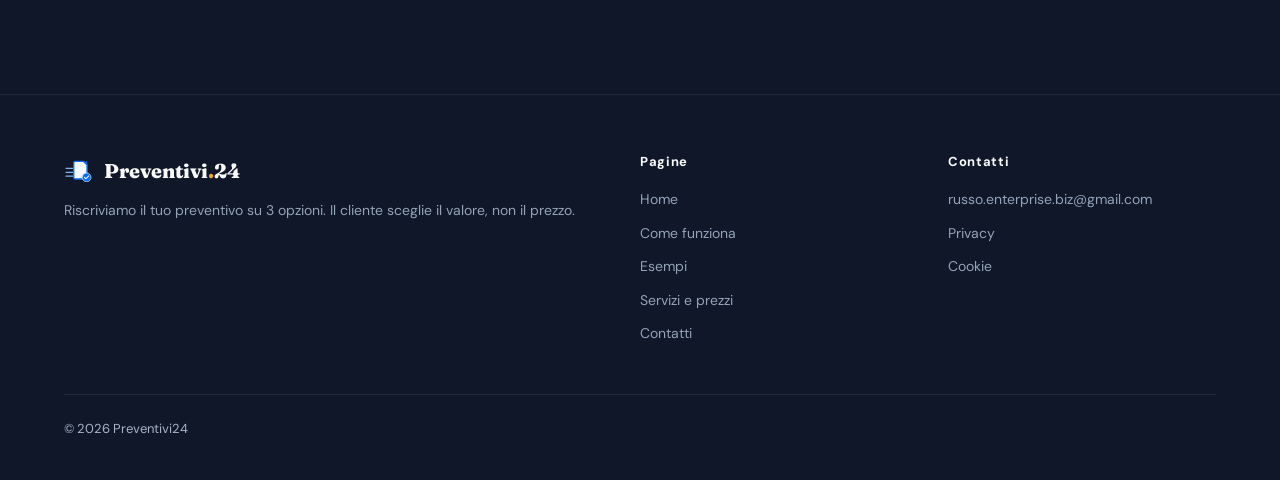
<file: grazie.html>
<!DOCTYPE html>
<html lang="it">
<head>
<meta charset="UTF-8">
<meta name="viewport" content="width=device-width, initial-scale=1.0">
<title>Grazie - Preventivi24</title>
<meta name="description" content="Grazie per la tua richiesta. Ti risponderemo entro 24 ore con il primo preventivo gratuito.">
<meta property="og:title" content="Grazie - Preventivi24">
<meta property="og:description" content="Grazie per averci contattato. Ti risponderemo entro 24 ore.">
<meta property="og:type" content="website">
<meta property="og:locale" content="it_IT">
<link rel="canonical" href="https://gabriruss1.github.io/preventivi24/grazie.html"
<meta property="og:url" content="https://gabriruss1.github.io/preventivi24/grazie.html">>
<meta property="og:image" content="https://gabriruss1.github.io/preventivi24/images/og.png">
<meta name="twitter:card" content="summary_large_image">
<meta name="twitter:title" content="Grazie - Preventivi24">
<meta name="twitter:description" content="Grazie per averci contattato. Ti risponderemo entro 24 ore.">
<meta name="twitter:image" content="https://gabriruss1.github.io/preventivi24/images/og.png">
<meta name="robots" content="noindex, follow">
<link rel="icon" href="favicon.svg" type="image/svg+xml">
<link rel="preconnect" href="https://fonts.googleapis.com">
<link rel="preconnect" href="https://fonts.gstatic.com" crossorigin>
<link href="https://fonts.googleapis.com/css2?family=Fraunces:opsz,wght@9..144,300;9..144,600;9..144,800&family=DM+Sans:wght@400;500;700&family=JetBrains+Mono:wght@400;700&display=swap" rel="stylesheet">
<link rel="stylesheet" href="css/style.css">
<script defer data-domain="preventivi24" src="https://plausible.io/js/script.js"></script>
</head>
<body>
<a href="#main-content" class="skip-link">Salta al contenuto</a>
<div class="scroll-progress"></div>

<header class="topbar">
  <div class="wrap">
    <a href="index.html" class="logo">
      <img src="images/logo-icon.svg" class="logo-mark" alt="" aria-hidden="true" width="40" height="30">
      <span class="logo-text">Preventivi<span class="dot">.</span>24</span>
    </a>
    <nav>
      <a href="index.html">Home</a>
      <a href="come-funziona.html">Come funziona</a>
      <a href="esempi.html">Esempi</a>
      <a href="servizi.html">Servizi e prezzi</a>
      <a href="contatti.html">Contatti</a>
    </nav>
    <button class="menu-toggle" aria-label="Menu">&#9776;</button>
  </div>
</header>

<div class="mobile-menu">
  <a href="index.html">Home</a>
  <a href="come-funziona.html">Come funziona</a>
  <a href="esempi.html">Esempi</a>
  <a href="servizi.html">Servizi e prezzi</a>
  <a href="contatti.html">Contatti</a>
</div>

<main id="main-content">

<section class="hero">
  <div class="wrap">
    <h1 class="display-xl">Grazie per averci scritto</h1>
    <p>La tua richiesta è arrivata. Ti risponderemo entro 24 ore.</p>
    <div class="hero-actions">
      <a href="index.html" class="btn btn--amber">Torna alla home</a>
      <a href="contatti.html" class="btn btn--ghost">Contattaci</a>
    </div>
  </div>
</section>

<section class="section">
  <div class="wrap">
    <h2 class="display-lg reveal">Cosa succede dopo</h2>
    <p class="reveal" style="color:var(--grey);font-size:18px;max-width:640px;margin-top:12px;">Abbiamo ricevuto la tua richiesta. Se non hai ancora inviato il file, puoi inviarlo via email a russo.enterprise.biz@gmail.com. Ti scriveremo per confermare la presa in carico e indicarti le tempistiche.</p>
    <div class="reveal-stagger">
      <div class="process-step">
        <div class="step-num">01</div>
        <h3>Conferma</h3>
        <p>Ti inviamo una conferma della presa in carico e ti chiediamo eventuali informazioni mancanti.</p>
      </div>
      <div class="process-step">
        <div class="step-num">02</div>
        <h3>Prima riscrittura gratuita</h3>
        <p>Se ci invii il preventivo, la prima riscrittura è gratuita e viene consegnata entro 72 ore dalla ricezione del materiale completo.</p>
      </div>
      <div class="process-step">
        <div class="step-num">03</div>
        <h3>Decidi</h3>
        <p>In base al risultato, valuti se proseguire con un percorso a pagamento. Nessun obbligo.</p>
      </div>
    </div>
  </div>
</section>

</main>

<footer class="footer">
  <div class="wrap">
    <div class="footer-grid">
      <div>
        <div class="footer-brand">
        <img src="images/logo-icon.svg" class="logo-mark" alt="" aria-hidden="true" width="40" height="30">
        <span>Preventivi<span class="dot">.</span>24</span>
      </div>
        <p>Riscriviamo il tuo preventivo su 3 opzioni. Il cliente sceglie il valore, non il prezzo.</p>
      </div>
      <div>
        <h3>Pagine</h3>
        <ul>
          <li><a href="index.html">Home</a></li>
          <li><a href="come-funziona.html">Come funziona</a></li>
          <li><a href="esempi.html">Esempi</a></li>
          <li><a href="servizi.html">Servizi e prezzi</a></li>
          <li><a href="contatti.html">Contatti</a></li>
        </ul>
      </div>
      <div>
        <h3>Contatti</h3>
        <ul>
          <li><a href="mailto:russo.enterprise.biz@gmail.com">russo.enterprise.biz@gmail.com</a></li>
          <li><a href="privacy.html">Privacy</a></li>
          <li><a href="cookie.html">Cookie</a></li>
        </ul>
      </div>
    </div>
    <div class="footer-bottom">
      <span>&copy; 2026 Preventivi24</span>
    </div>
  </div>
</footer>

<script src="js/main.js"></script>
</body>
</html>
</file>
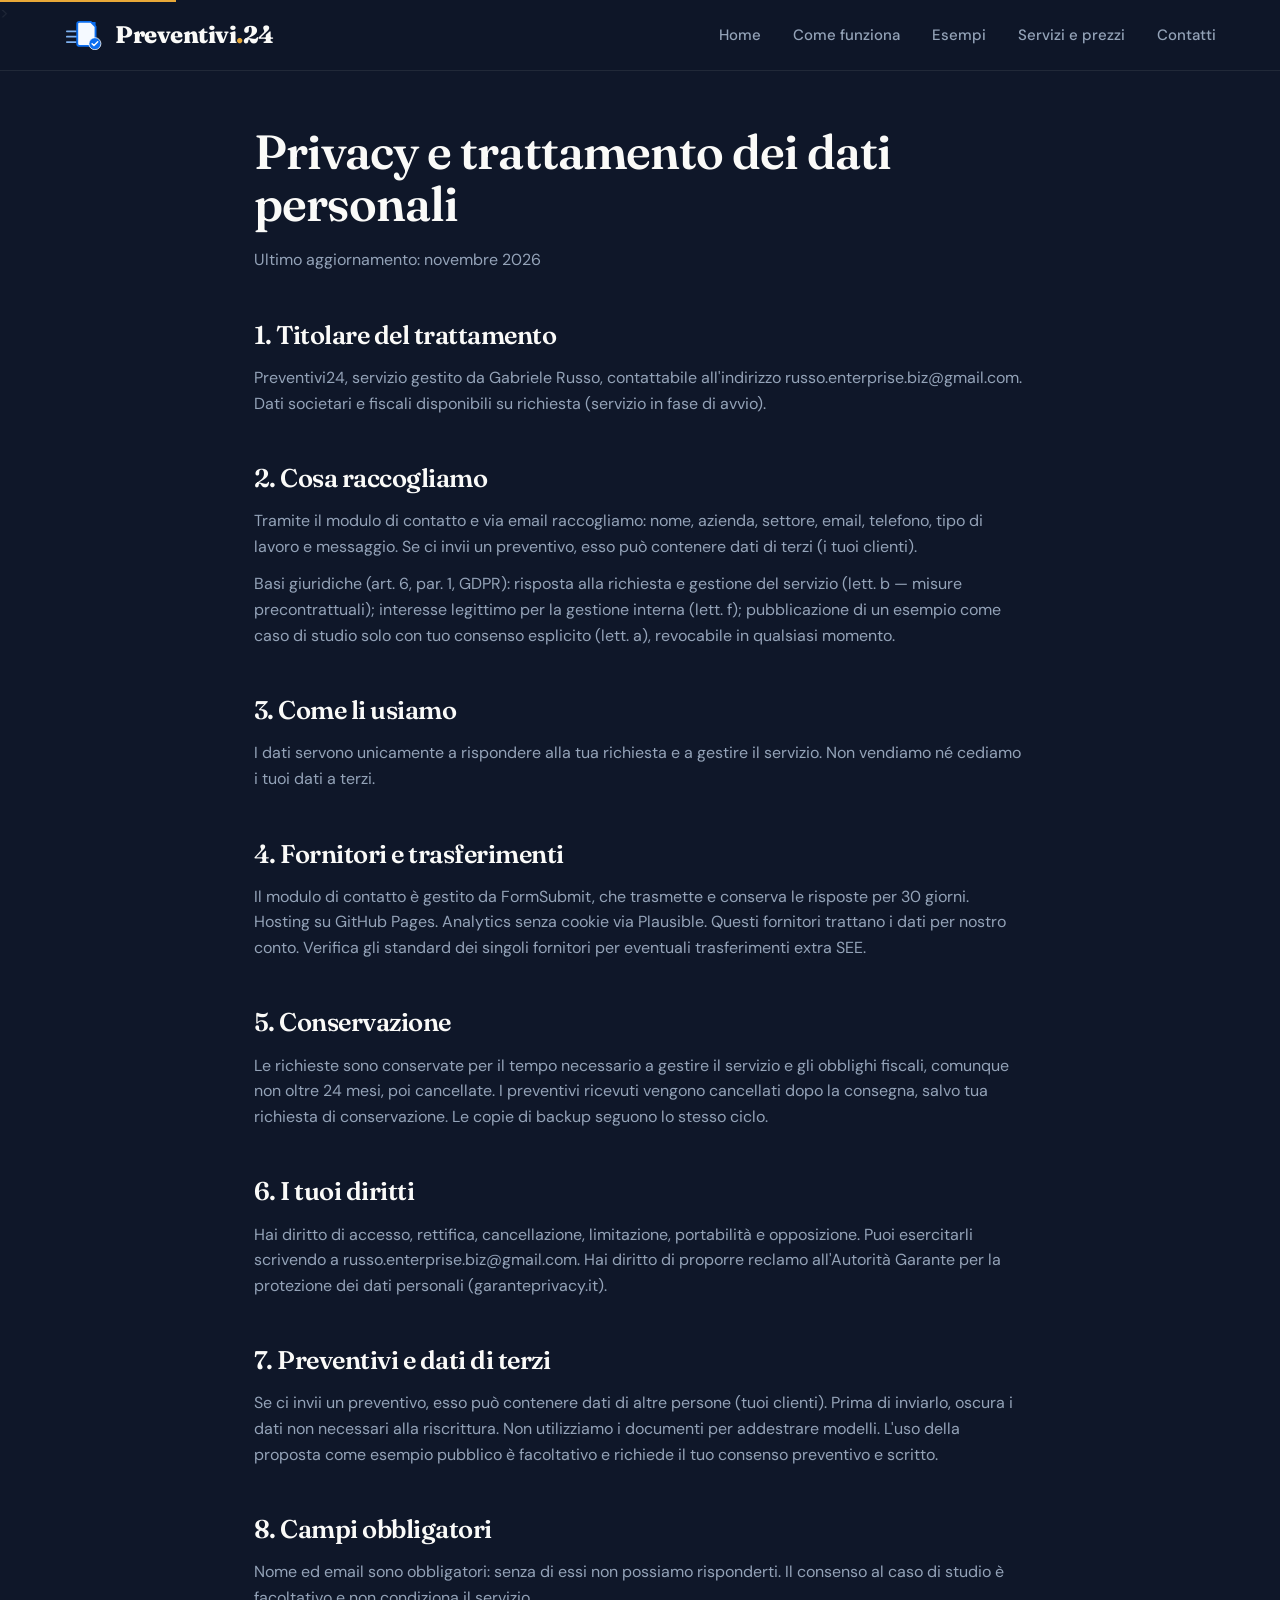
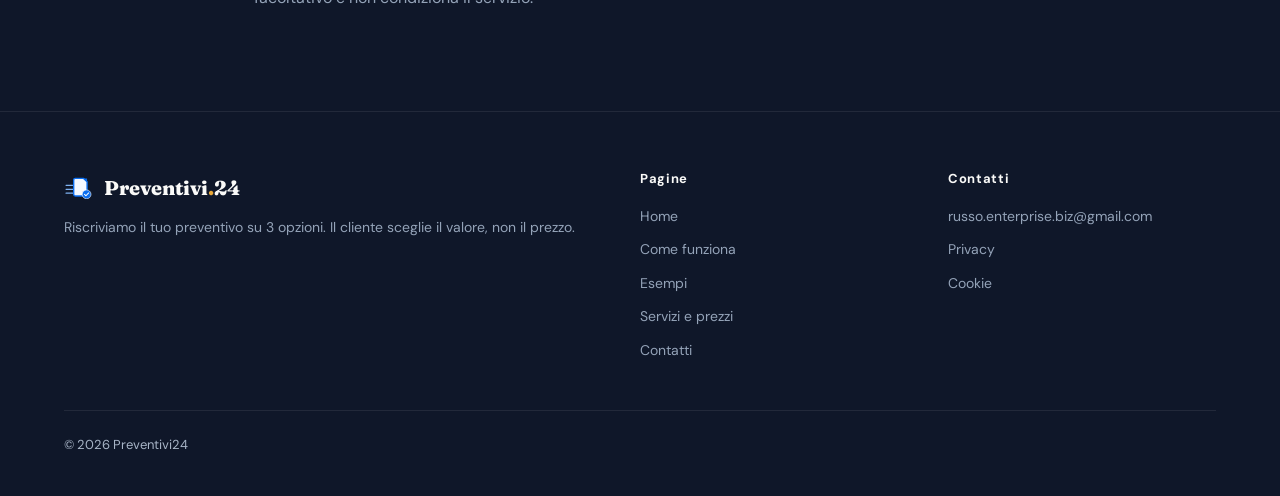
<file: privacy.html>
<!DOCTYPE html>
<html lang="it">
<head>
<meta charset="UTF-8">
<meta name="viewport" content="width=device-width, initial-scale=1.0">
<title>Privacy - Preventivi24</title>
<meta name="description" content="Informativa privacy e trattamento dei dati personali ai sensi del GDPR (Reg. UE 2016/679) per il servizio di riscrittura preventivi.">
<meta property="og:title" content="Privacy - Preventivi24">
<meta property="og:description" content="Informativa privacy e trattamento dei dati personali ai sensi del GDPR.">
<meta property="og:type" content="website">
<meta property="og:locale" content="it_IT">
<link rel="canonical" href="https://gabriruss1.github.io/preventivi24/privacy.html"
<meta property="og:url" content="https://gabriruss1.github.io/preventivi24/privacy.html">>
<meta property="og:image" content="https://gabriruss1.github.io/preventivi24/images/og.png">
<meta name="twitter:card" content="summary_large_image">
<meta name="twitter:title" content="Privacy - Preventivi24">
<meta name="twitter:description" content="Informativa privacy e trattamento dei dati personali ai sensi del GDPR.">
<meta name="twitter:image" content="https://gabriruss1.github.io/preventivi24/images/og.png">
<meta name="theme-color" content="#0F1729">
<link rel="icon" href="favicon.svg" type="image/svg+xml">
<link rel="preconnect" href="https://fonts.googleapis.com">
<link rel="preconnect" href="https://fonts.gstatic.com" crossorigin>
<link href="https://fonts.googleapis.com/css2?family=Fraunces:opsz,wght@9..144,300;9..144,600;9..144,800&family=DM+Sans:wght@400;500;700&family=JetBrains+Mono:wght@400;700&display=swap" rel="stylesheet">
<link rel="stylesheet" href="css/style.css">
<script defer data-domain="preventivi24" src="https://plausible.io/js/script.js"></script>
</head>
<body>
<a href="#main-content" class="skip-link">Salta al contenuto</a>
<div class="scroll-progress"></div>

<header class="topbar">
  <div class="wrap">
    <a href="index.html" class="logo">
      <img src="images/logo-icon.svg" class="logo-mark" alt="" aria-hidden="true" width="40" height="30">
      <span class="logo-text">Preventivi<span class="dot">.</span>24</span>
    </a>
    <nav>
      <a href="index.html">Home</a>
      <a href="come-funziona.html">Come funziona</a>
      <a href="esempi.html">Esempi</a>
      <a href="servizi.html">Servizi e prezzi</a>
      <a href="contatti.html">Contatti</a>
    </nav>
    <button class="menu-toggle" aria-label="Menu">&#9776;</button>
  </div>
</header>

<div class="mobile-menu">
  <a href="index.html">Home</a>
  <a href="come-funziona.html">Come funziona</a>
  <a href="esempi.html">Esempi</a>
  <a href="servizi.html">Servizi e prezzi</a>
  <a href="contatti.html">Contatti</a>
</div>

<main id="main-content">

<section class="section">
  <div class="wrap" style="max-width:820px;">
    <h1 class="display-lg">Privacy e trattamento dei dati personali</h1>
    <p style="color:var(--grey);font-size:16px;margin-top:16px;">Ultimo aggiornamento: novembre 2026</p>

    <h2 class="display-lg" style="font-size:1.6rem;margin-top:48px;">1. Titolare del trattamento</h2>
    <p style="color:var(--grey);font-size:16px;margin-top:16px;">Preventivi24, servizio gestito da Gabriele Russo, contattabile all'indirizzo russo.enterprise.biz@gmail.com. Dati societari e fiscali disponibili su richiesta (servizio in fase di avvio).</p>

    <h2 class="display-lg" style="font-size:1.6rem;margin-top:48px;">2. Cosa raccogliamo</h2>
    <p style="color:var(--grey);font-size:16px;margin-top:16px;">Tramite il modulo di contatto e via email raccogliamo: nome, azienda, settore, email, telefono, tipo di lavoro e messaggio. Se ci invii un preventivo, esso può contenere dati di terzi (i tuoi clienti).</p>
    <p style="color:var(--grey);font-size:16px;margin-top:12px;">Basi giuridiche (art. 6, par. 1, GDPR): risposta alla richiesta e gestione del servizio (lett. b — misure precontrattuali); interesse legittimo per la gestione interna (lett. f); pubblicazione di un esempio come caso di studio solo con tuo consenso esplicito (lett. a), revocabile in qualsiasi momento.</p>

    <h2 class="display-lg" style="font-size:1.6rem;margin-top:48px;">3. Come li usiamo</h2>
    <p style="color:var(--grey);font-size:16px;margin-top:16px;">I dati servono unicamente a rispondere alla tua richiesta e a gestire il servizio. Non vendiamo né cediamo i tuoi dati a terzi.</p>

    <h2 class="display-lg" style="font-size:1.6rem;margin-top:48px;">4. Fornitori e trasferimenti</h2>
    <p style="color:var(--grey);font-size:16px;margin-top:16px;">Il modulo di contatto è gestito da FormSubmit, che trasmette e conserva le risposte per 30 giorni. Hosting su GitHub Pages. Analytics senza cookie via Plausible. Questi fornitori trattano i dati per nostro conto. Verifica gli standard dei singoli fornitori per eventuali trasferimenti extra SEE.</p>

    <h2 class="display-lg" style="font-size:1.6rem;margin-top:48px;">5. Conservazione</h2>
    <p style="color:var(--grey);font-size:16px;margin-top:16px;">Le richieste sono conservate per il tempo necessario a gestire il servizio e gli obblighi fiscali, comunque non oltre 24 mesi, poi cancellate. I preventivi ricevuti vengono cancellati dopo la consegna, salvo tua richiesta di conservazione. Le copie di backup seguono lo stesso ciclo.</p>

    <h2 class="display-lg" style="font-size:1.6rem;margin-top:48px;">6. I tuoi diritti</h2>
    <p style="color:var(--grey);font-size:16px;margin-top:16px;">Hai diritto di accesso, rettifica, cancellazione, limitazione, portabilità e opposizione. Puoi esercitarli scrivendo a russo.enterprise.biz@gmail.com. Hai diritto di proporre reclamo all'Autorità Garante per la protezione dei dati personali (garanteprivacy.it).</p>

    <h2 class="display-lg" style="font-size:1.6rem;margin-top:48px;">7. Preventivi e dati di terzi</h2>
    <p style="color:var(--grey);font-size:16px;margin-top:16px;">Se ci invii un preventivo, esso può contenere dati di altre persone (tuoi clienti). Prima di inviarlo, oscura i dati non necessari alla riscrittura. Non utilizziamo i documenti per addestrare modelli. L'uso della proposta come esempio pubblico è facoltativo e richiede il tuo consenso preventivo e scritto.</p>

    <h2 class="display-lg" style="font-size:1.6rem;margin-top:48px;">8. Campi obbligatori</h2>
    <p style="color:var(--grey);font-size:16px;margin-top:16px;">Nome ed email sono obbligatori: senza di essi non possiamo risponderti. Il consenso al caso di studio è facoltativo e non condiziona il servizio.</p>
  </div>
</section>

</main>

<footer class="footer">
  <div class="wrap">
    <div class="footer-grid">
      <div>
        <div class="footer-brand">
        <img src="images/logo-icon.svg" class="logo-mark" alt="" aria-hidden="true" width="40" height="30">
        <span>Preventivi<span class="dot">.</span>24</span>
      </div>
        <p>Riscriviamo il tuo preventivo su 3 opzioni. Il cliente sceglie il valore, non il prezzo.</p>
      </div>
      <div>
        <h3>Pagine</h3>
        <ul>
          <li><a href="index.html">Home</a></li>
          <li><a href="come-funziona.html">Come funziona</a></li>
          <li><a href="esempi.html">Esempi</a></li>
          <li><a href="servizi.html">Servizi e prezzi</a></li>
          <li><a href="contatti.html">Contatti</a></li>
        </ul>
      </div>
      <div>
        <h3>Contatti</h3>
        <ul>
          <li><a href="mailto:russo.enterprise.biz@gmail.com">russo.enterprise.biz@gmail.com</a></li>
          <li><a href="privacy.html">Privacy</a></li>
          <li><a href="cookie.html">Cookie</a></li>
        </ul>
      </div>
    </div>
    <div class="footer-bottom">
      <span>&copy; 2026 Preventivi24</span>
    </div>
  </div>
</footer>

<script src="js/main.js"></script>
</body>
</html>
</file>
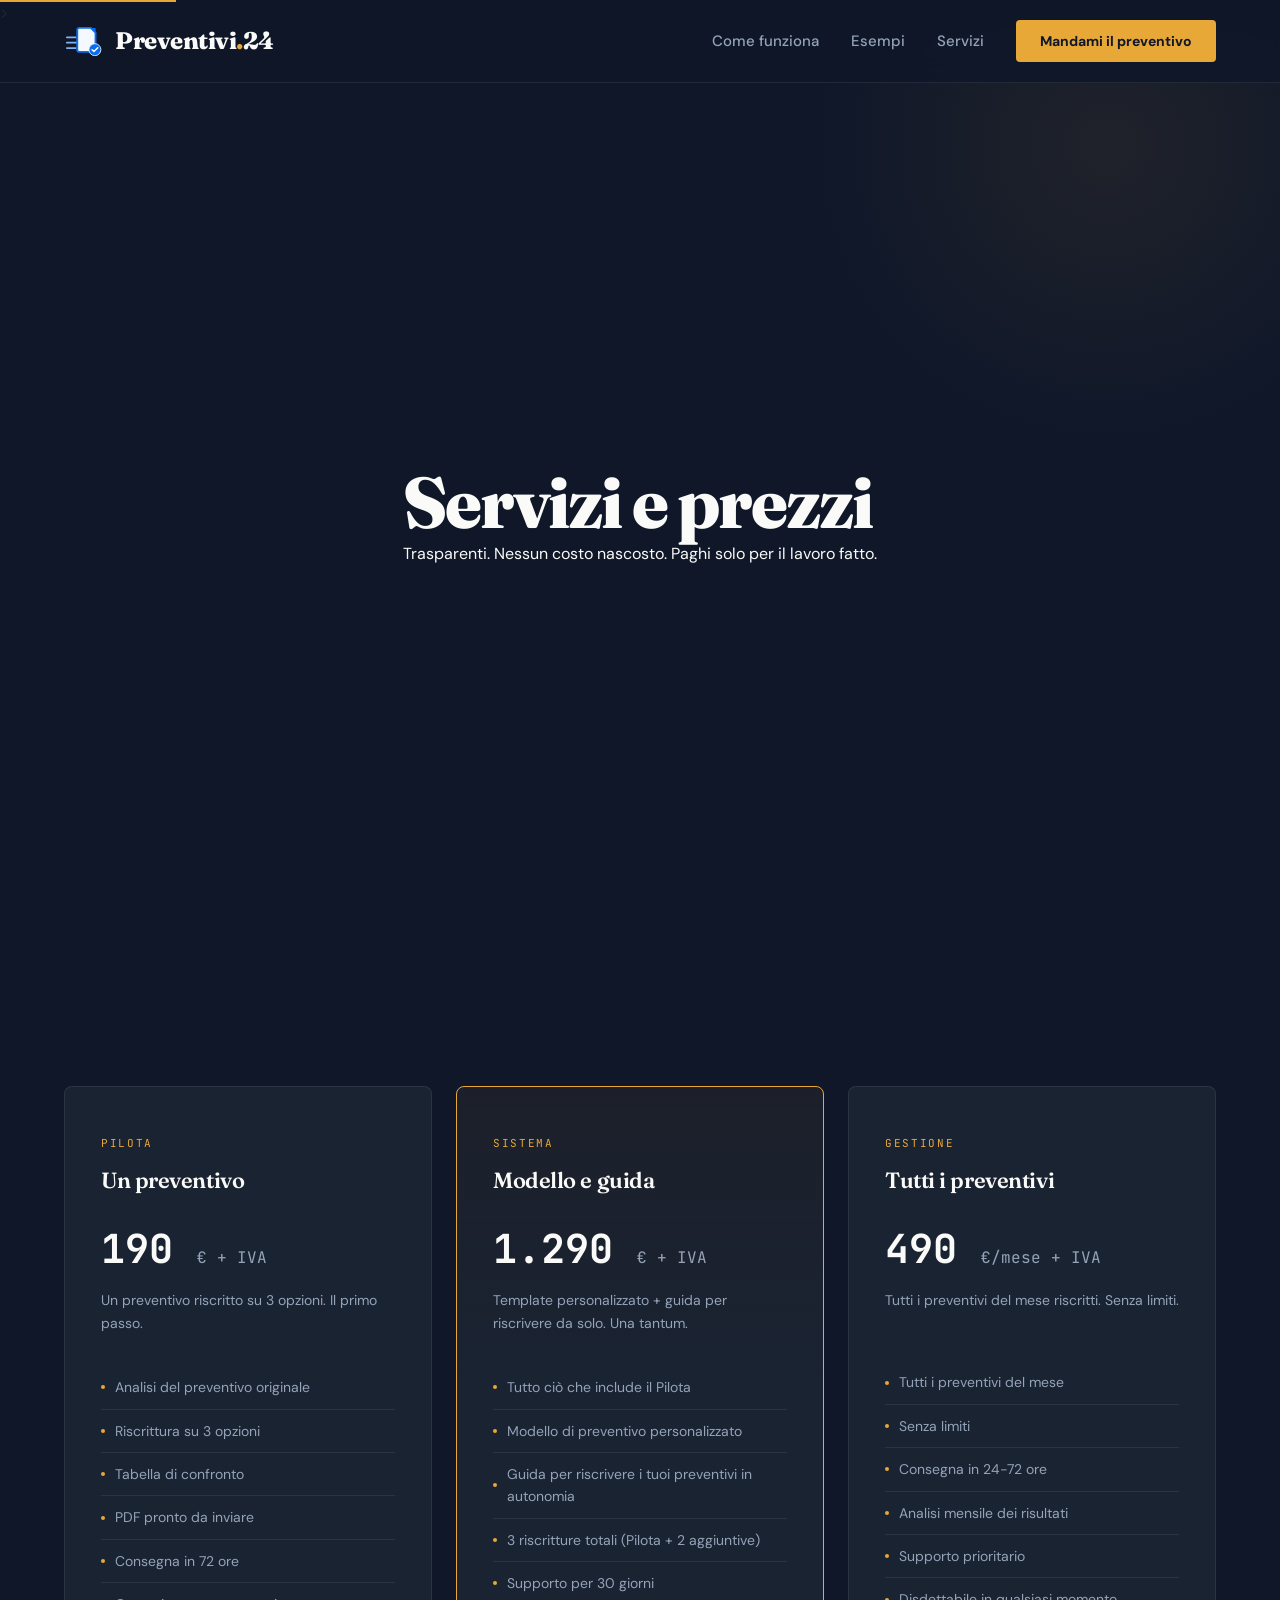
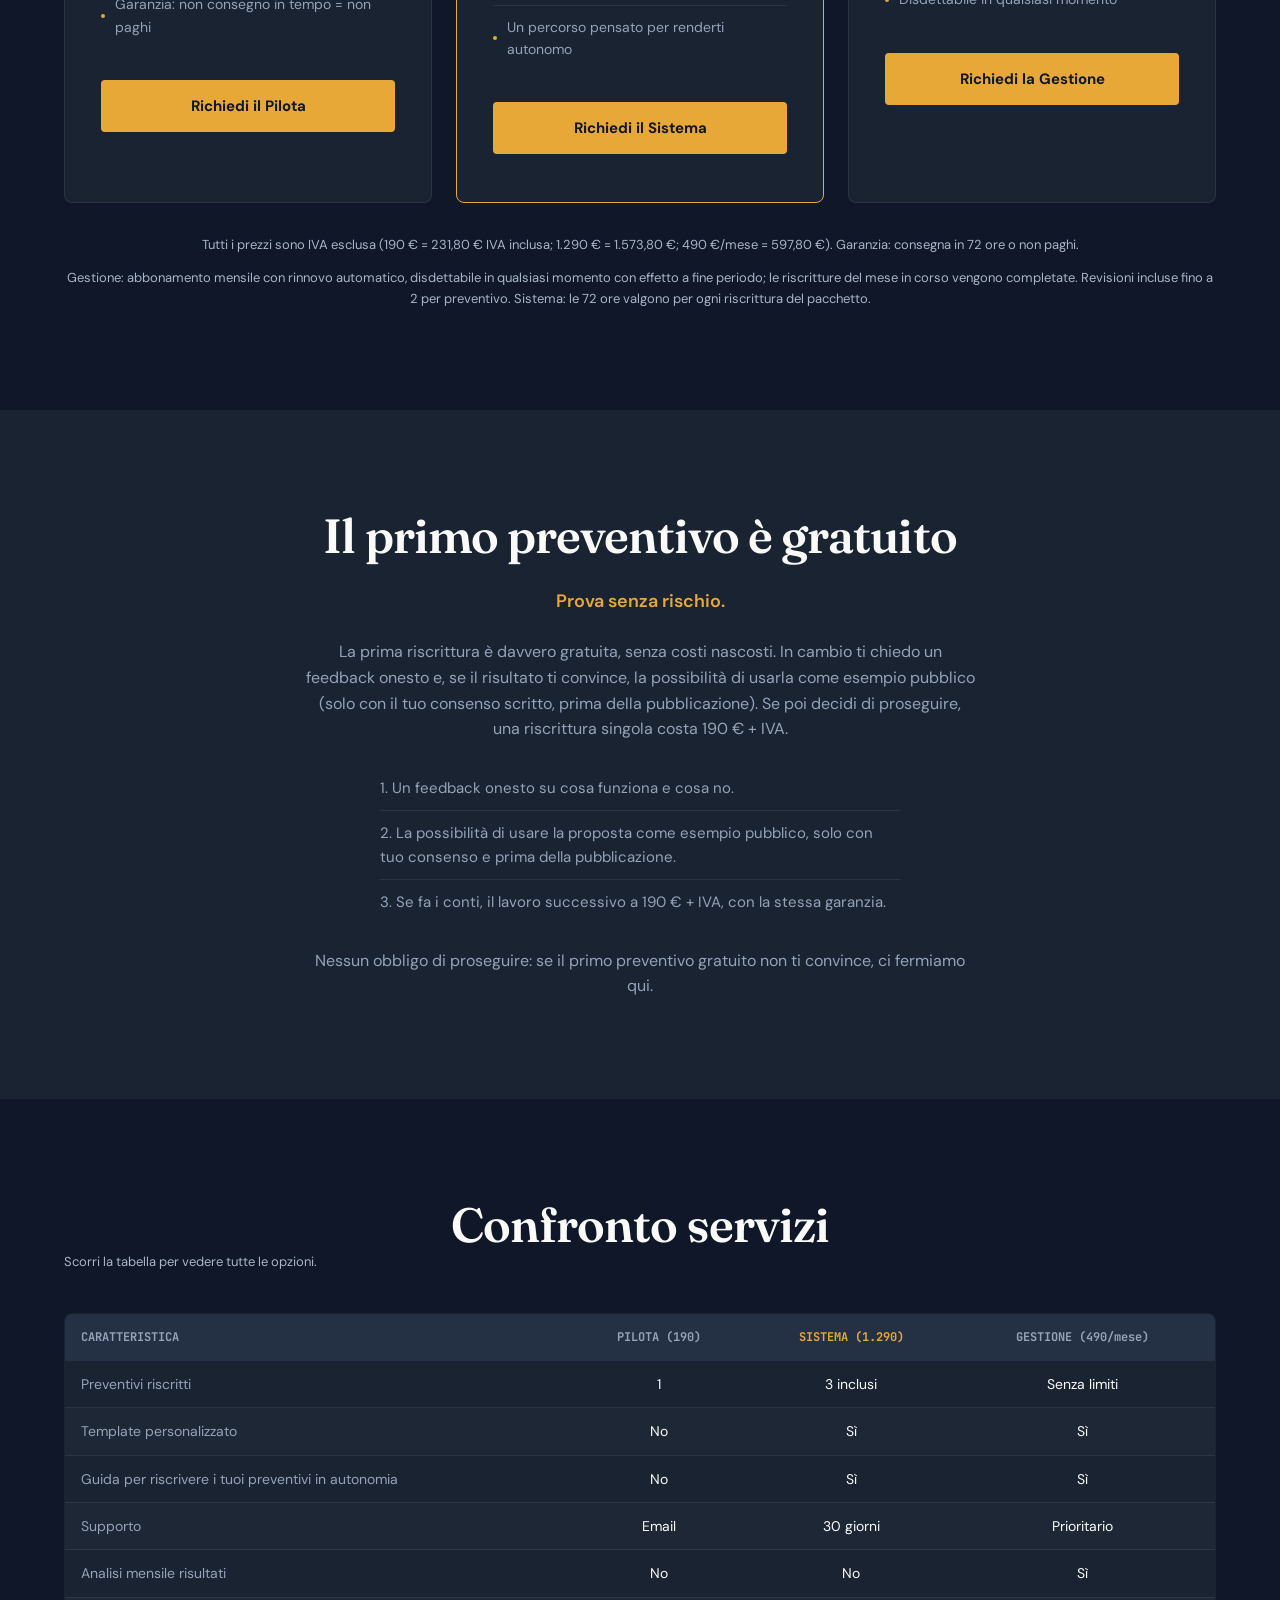
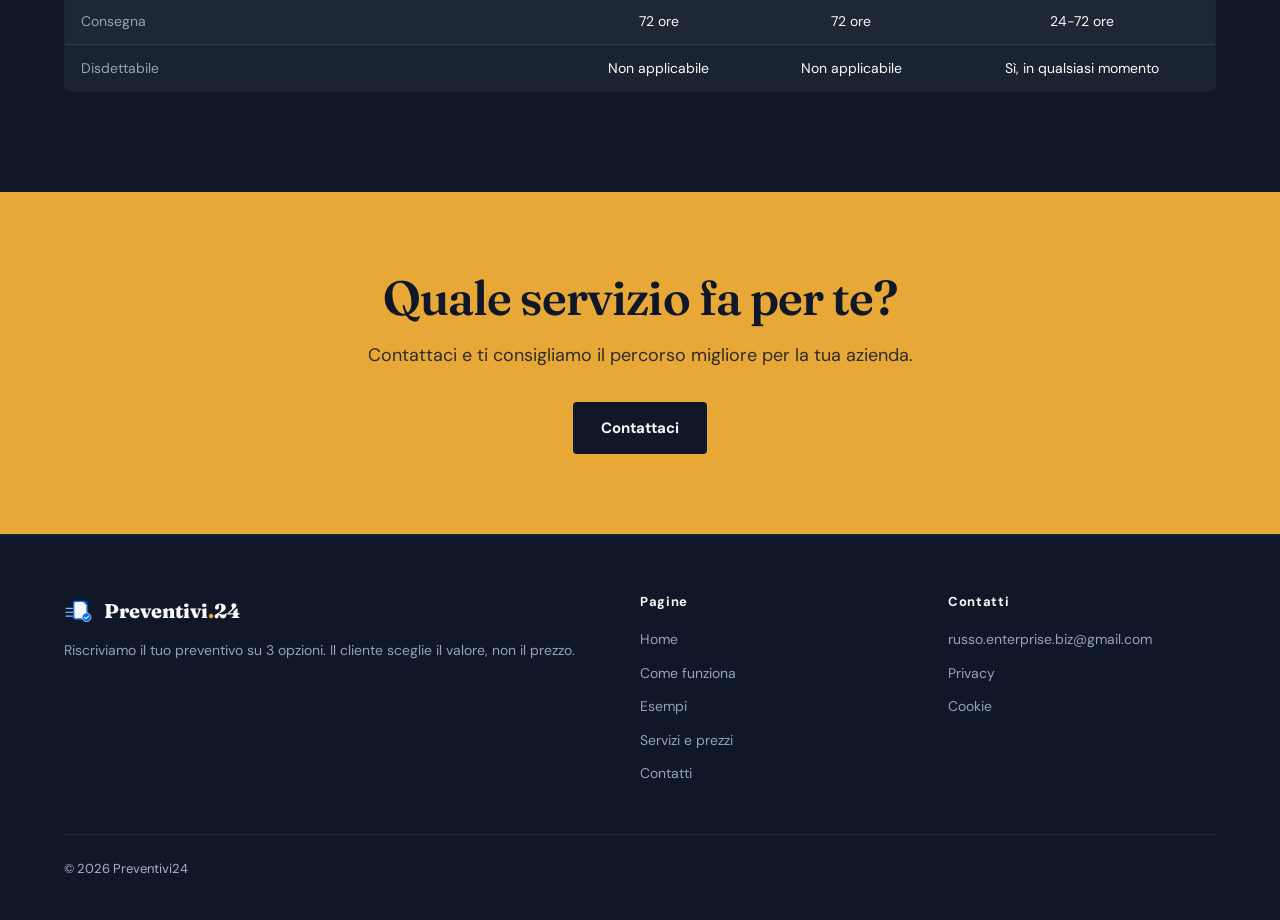
<file: servizi.html>
﻿<!DOCTYPE html>
<html lang="it">
<head>
<meta charset="UTF-8">
<meta name="viewport" content="width=device-width, initial-scale=1.0">
<title>Servizi e prezzi - Preventivi24</title>
<meta name="description" content="Servizi e prezzi per la riscrittura di preventivi su 3 opzioni. Pilota 190 euro, Sistema 1.290 euro, Gestione 490 euro/mese.">
<meta property="og:title" content="Servizi e prezzi - Preventivi24">
<meta property="og:description" content="Prezzi trasparenti per la riscrittura di preventivi su 3 opzioni. Pilota, Sistema, Gestione.">
<meta property="og:type" content="website">
<meta property="og:locale" content="it_IT">
<link rel="canonical" href="https://gabriruss1.github.io/preventivi24/servizi.html"
<meta property="og:url" content="https://gabriruss1.github.io/preventivi24/servizi.html">>
<meta property="og:image" content="https://gabriruss1.github.io/preventivi24/images/og.png">
<meta name="twitter:card" content="summary_large_image">
<meta name="twitter:title" content="Servizi e prezzi - Preventivi24">
<meta name="twitter:description" content="Trasparenti. Nessun costo nascosto. Paghi solo per il lavoro fatto.">
<meta name="twitter:image" content="https://gabriruss1.github.io/preventivi24/images/og.png">
<meta name="theme-color" content="#0F1729">
<script defer data-domain="preventivi24" src="https://plausible.io/js/script.js"></script>
<link rel="icon" href="favicon.svg" type="image/svg+xml">
<link rel="preconnect" href="https://fonts.googleapis.com">
<link rel="preconnect" href="https://fonts.gstatic.com" crossorigin>
<link href="https://fonts.googleapis.com/css2?family=Fraunces:opsz,wght@9..144,300;9..144,600;9..144,800&family=DM+Sans:wght@400;500;700&family=JetBrains+Mono:wght@400;700&display=swap" rel="stylesheet">
<link rel="stylesheet" href="css/style.css">
</head>
<body>
<a href="#main-content" class="skip-link">Salta al contenuto</a>
<div class="scroll-progress"></div>

<header class="topbar">
  <div class="wrap">
    <a href="index.html" class="logo">
      <img src="images/logo-icon.svg" class="logo-mark" alt="" aria-hidden="true" width="40" height="30">
      <span class="logo-text">Preventivi<span class="dot">.</span>24</span>
    </a>
    <nav>
      <a href="come-funziona.html">Come funziona</a>
      <a href="esempi.html">Esempi</a>
      <a href="servizi.html">Servizi</a>
      <a href="contatti.html" class="cta">Mandami il preventivo</a>
    </nav>
    <button class="menu-toggle" aria-label="Menu">&#9776;</button>
  </div>
</header>

<div class="mobile-menu">
  <a href="index.html">Home</a>
  <a href="come-funziona.html">Come funziona</a>
  <a href="esempi.html">Esempi</a>
  <a href="servizi.html">Servizi e prezzi</a>
  <a href="contatti.html">Contatti</a>
</div>

<main id="main-content">

<section class="hero">
  <div class="wrap">
    <h1 class="display-xl">Servizi e <span class="accent">prezzi</span></h1>
    <p>Trasparenti. Nessun costo nascosto. Paghi solo per il lavoro fatto.</p>
  </div>
</section>

<section class="section pricing-section">
  <div class="wrap">
    <div class="pricing-grid reveal-stagger">
      <div class="price-card">
        <span class="label">PILOTA</span>
        <h3>Un preventivo</h3>
        <div class="price">190 <span class="unit">€ + IVA</span></div>
        <p class="desc">Un preventivo riscritto su 3 opzioni. Il primo passo.</p>
        <ul>
          <li>Analisi del preventivo originale</li>
          <li>Riscrittura su 3 opzioni</li>
          <li>Tabella di confronto</li>
          <li>PDF pronto da inviare</li>
          <li>Consegna in 72 ore</li>
          <li>Garanzia: non consegno in tempo = non paghi</li>
        </ul>
        <a href="contatti.html?servizio=pilota" class="btn btn--amber">Richiedi il Pilota</a>
      </div>
      <div class="price-card featured">
        <span class="label">SISTEMA</span>
        <h3>Modello e guida</h3>
        <div class="price">1.290 <span class="unit">€ + IVA</span></div>
        <p class="desc">Template personalizzato + guida per riscrivere da solo. Una tantum.</p>
        <ul>
          <li>Tutto ciò che include il Pilota</li>
          <li>Modello di preventivo personalizzato</li>
          <li>Guida per riscrivere i tuoi preventivi in autonomia</li>
          <li>3 riscritture totali (Pilota + 2 aggiuntive)</li>
          <li>Supporto per 30 giorni</li>
          <li>Un percorso pensato per renderti autonomo</li>
        </ul>
        <a href="contatti.html?servizio=sistema" class="btn btn--amber">Richiedi il Sistema</a>
      </div>
      <div class="price-card">
        <span class="label">GESTIONE</span>
        <h3>Tutti i preventivi</h3>
        <div class="price">490 <span class="unit">€/mese + IVA</span></div>
        <p class="desc">Tutti i preventivi del mese riscritti. Senza limiti.</p>
        <ul>
          <li>Tutti i preventivi del mese</li>
          <li>Senza limiti</li>
          <li>Consegna in 24-72 ore</li>
          <li>Analisi mensile dei risultati</li>
          <li>Supporto prioritario</li>
          <li>Disdettabile in qualsiasi momento</li>
        </ul>
        <a href="contatti.html?servizio=gestione" class="btn btn--amber">Richiedi la Gestione</a>
      </div>
    </div>
    <p style="text-align:center;margin-top:32px;color:var(--grey-dark);font-size:13px;">Tutti i prezzi sono IVA esclusa (190 € = 231,80 € IVA inclusa; 1.290 € = 1.573,80 €; 490 €/mese = 597,80 €). Garanzia: consegna in 72 ore o non paghi.</p>
    <p style="text-align:center;margin-top:12px;color:var(--grey-dark);font-size:13px;">Gestione: abbonamento mensile con rinnovo automatico, disdettabile in qualsiasi momento con effetto a fine periodo; le riscritture del mese in corso vengono completate. Revisioni incluse fino a 2 per preventivo. Sistema: le 72 ore valgono per ogni riscrittura del pacchetto.</p>
  </div>
</section>

<section class="section" style="background:var(--navy-light);">
  <div class="wrap" style="max-width:720px;text-align:center;">
    <h2 class="display-lg reveal">Il primo preventivo è gratuito</h2>
    <p class="reveal" style="font-size:18px;color:var(--amber);font-weight:600;margin:24px 0;">Prova senza rischio.</p>
    <p class="reveal" style="font-size:16px;color:var(--grey);margin-bottom:24px;">La prima riscrittura è davvero gratuita, senza costi nascosti. In cambio ti chiedo un feedback onesto e, se il risultato ti convince, la possibilità di usarla come esempio pubblico (solo con il tuo consenso scritto, prima della pubblicazione). Se poi decidi di proseguire, una riscrittura singola costa 190 € + IVA.</p>
    <div class="reveal" style="text-align:left;max-width:520px;margin:0 auto;">
      <p style="padding:10px 0;font-size:15px;color:var(--grey);border-bottom:1px solid var(--border);">1. Un feedback onesto su cosa funziona e cosa no.</p>
      <p style="padding:10px 0;font-size:15px;color:var(--grey);border-bottom:1px solid var(--border);">2. La possibilità di usare la proposta come esempio pubblico, solo con tuo consenso e prima della pubblicazione.</p>
      <p style="padding:10px 0;font-size:15px;color:var(--grey);">3. Se fa i conti, il lavoro successivo a 190 € + IVA, con la stessa garanzia.</p>
    </div>
    <p class="reveal" style="font-size:16px;color:var(--grey);margin-top:24px;">Nessun obbligo di proseguire: se il primo preventivo gratuito non ti convince, ci fermiamo qui.</p>
  </div>
</section>

<section class="section">
  <div class="wrap">
    <h2 class="display-lg reveal" style="text-align:center;">Confronto servizi</h2>
    <p style="font-size:13px;color:var(--grey-dark);margin-bottom:12px;">Scorri la tabella per vedere tutte le opzioni.</p>
    <div style="overflow-x:auto;margin-top:40px;">
      <table style="width:100%;border-collapse:collapse;font-size:14px;background:var(--navy-light);border-radius:8px;overflow:hidden;border:1px solid var(--border);">
        <thead>
          <tr style="background:var(--navy-mid);">
            <th style="padding:14px 16px;text-align:left;color:var(--grey);font-family:'JetBrains Mono',monospace;font-size:12px;">CARATTERISTICA</th>
            <th style="padding:14px 16px;text-align:center;color:var(--grey);font-family:'JetBrains Mono',monospace;font-size:12px;">PILOTA (190)</th>
            <th style="padding:14px 16px;text-align:center;color:var(--amber);font-family:'JetBrains Mono',monospace;font-size:12px;">SISTEMA (1.290)</th>
            <th style="padding:14px 16px;text-align:center;color:var(--grey);font-family:'JetBrains Mono',monospace;font-size:12px;">GESTIONE (490/mese)</th>
          </tr>
        </thead>
        <tbody>
          <tr style="border-bottom:1px solid var(--border);"><td style="padding:12px 16px;color:var(--grey);">Preventivi riscritti</td><td style="padding:12px 16px;text-align:center;color:var(--white);">1</td><td style="padding:12px 16px;text-align:center;color:var(--white);">3 inclusi</td><td style="padding:12px 16px;text-align:center;color:var(--white);">Senza limiti</td></tr>
          <tr style="border-bottom:1px solid var(--border);background:rgba(255,255,255,0.02);"><td style="padding:12px 16px;color:var(--grey);">Template personalizzato</td><td style="padding:12px 16px;text-align:center;color:var(--white);">No</td><td style="padding:12px 16px;text-align:center;color:var(--white);">Sì</td><td style="padding:12px 16px;text-align:center;color:var(--white);">Sì</td></tr>
          <tr style="border-bottom:1px solid var(--border);"><td style="padding:12px 16px;color:var(--grey);">Guida per riscrivere i tuoi preventivi in autonomia</td><td style="padding:12px 16px;text-align:center;color:var(--white);">No</td><td style="padding:12px 16px;text-align:center;color:var(--white);">Sì</td><td style="padding:12px 16px;text-align:center;color:var(--white);">Sì</td></tr>
          <tr style="border-bottom:1px solid var(--border);background:rgba(255,255,255,0.02);"><td style="padding:12px 16px;color:var(--grey);">Supporto</td><td style="padding:12px 16px;text-align:center;color:var(--white);">Email</td><td style="padding:12px 16px;text-align:center;color:var(--white);">30 giorni</td><td style="padding:12px 16px;text-align:center;color:var(--white);">Prioritario</td></tr>
          <tr style="border-bottom:1px solid var(--border);"><td style="padding:12px 16px;color:var(--grey);">Analisi mensile risultati</td><td style="padding:12px 16px;text-align:center;color:var(--white);">No</td><td style="padding:12px 16px;text-align:center;color:var(--white);">No</td><td style="padding:12px 16px;text-align:center;color:var(--white);">Sì</td></tr>
          <tr style="border-bottom:1px solid var(--border);background:rgba(255,255,255,0.02);"><td style="padding:12px 16px;color:var(--grey);">Consegna</td><td style="padding:12px 16px;text-align:center;color:var(--white);">72 ore</td><td style="padding:12px 16px;text-align:center;color:var(--white);">72 ore</td><td style="padding:12px 16px;text-align:center;color:var(--white);">24-72 ore</td></tr>
          <tr><td style="padding:12px 16px;color:var(--grey);">Disdettabile</td><td style="padding:12px 16px;text-align:center;color:var(--white);">Non applicabile</td><td style="padding:12px 16px;text-align:center;color:var(--white);">Non applicabile</td><td style="padding:12px 16px;text-align:center;color:var(--white);">Sì, in qualsiasi momento</td></tr>
        </tbody>
      </table>
    </div>
  </div>
</section>

<section class="cta-section">
  <div class="wrap">
    <h2 class="display-lg">Quale servizio fa per te?</h2>
    <p>Contattaci e ti consigliamo il percorso migliore per la tua azienda.</p>
    <a href="contatti.html" class="btn btn--amber">Contattaci</a>
  </div>
</section>

</main>

<footer class="footer">
  <div class="wrap">
    <div class="footer-grid">
      <div>
        <div class="footer-brand">
        <img src="images/logo-icon.svg" class="logo-mark" alt="" aria-hidden="true" width="40" height="30">
        <span>Preventivi<span class="dot">.</span>24</span>
      </div>
        <p>Riscriviamo il tuo preventivo su 3 opzioni. Il cliente sceglie il valore, non il prezzo.</p>
      </div>
      <div>
        <h3>Pagine</h3>
        <ul>
          <li><a href="index.html">Home</a></li>
          <li><a href="come-funziona.html">Come funziona</a></li>
          <li><a href="esempi.html">Esempi</a></li>
          <li><a href="servizi.html">Servizi e prezzi</a></li>
          <li><a href="contatti.html">Contatti</a></li>
        </ul>
      </div>
      <div>
        <h3>Contatti</h3>
        <ul>
          <li><a href="mailto:russo.enterprise.biz@gmail.com">russo.enterprise.biz@gmail.com</a></li>
          <li><a href="privacy.html">Privacy</a></li>
          <li><a href="cookie.html">Cookie</a></li>
        </ul>
      </div>
    </div>
    <div class="footer-bottom">
      <span>&copy; 2026 Preventivi24</span>
    </div>
  </div>
</footer>

<script src="js/main.js"></script>
</body>
</html>
</file>
<file: css/style.css>
﻿/* Preventivi24 - Design distintivo v2 */
/* Palette: deep navy + warm amber + off-white */
/* Typography: Fraunces (display) + DM Sans (body) + JetBrains Mono (numbers) */
/* Animations: IntersectionObserver + CSS transitions (no external libraries) */

:root {
  --navy: #0F1729;
  --navy-light: #1A2332;
  --navy-mid: #243044;
  --amber: #E8A838;
  --amber-dim: #B8842A;
  --cream: #F5F0E8;
  --white: #FAFAF8;
  --grey: #94A3B8;
  --grey-dark: #A8B5C7;
  --green: #22C55E;
  --red: #EF4444;
  --border: rgba(255,255,255,0.08);
}

* { box-sizing: border-box; margin: 0; padding: 0; }

html { scroll-behavior: smooth; }

body {
  font-family: 'DM Sans', sans-serif;
  background: var(--navy);
  color: var(--white);
  line-height: 1.6;
  -webkit-font-smoothing: antialiased;
  overflow-x: hidden;
}

/* ---- Typography ---- */
h1, h2, h3 {
  font-family: 'Fraunces', serif;
  font-weight: 600;
  line-height: 1.15;
  letter-spacing: -0.02em;
}

.display-xl {
  font-family: 'Fraunces', serif;
  font-size: clamp(2.5rem, 6vw, 4.5rem);
  font-weight: 800;
  line-height: 1.05;
  letter-spacing: -0.03em;
}

.display-lg {
  font-family: 'Fraunces', serif;
  font-size: clamp(1.8rem, 4vw, 3rem);
  font-weight: 600;
  line-height: 1.1;
}

.mono {
  font-family: 'JetBrains Mono', monospace;
  font-variant-numeric: tabular-nums;
}

/* ---- Layout ---- */
.wrap {
  max-width: 1200px;
  margin: 0 auto;
  padding: 0 24px;
}

.section {
  padding: 100px 0;
}

.section--light {
  background: var(--cream);
  color: var(--navy);
}

.section--dark {
  background: var(--navy-light);
}

/* ---- Skip to content ---- */
.skip-link {
  position: absolute;
  top: -40px;
  left: 0;
  background: var(--amber);
  color: var(--navy);
  padding: 8px 16px;
  font-weight: 700;
  z-index: 200;
  transition: top 0.2s;
}

.skip-link:focus {
  top: 0;
}

/* ---- Focus visibile (WCAG 2.4.7) ---- */
a:focus-visible, button:focus-visible, summary:focus-visible, input:focus-visible, select:focus-visible, textarea:focus-visible {
  outline: 2px solid var(--amber);
  outline-offset: 2px;
  border-radius: 4px;
}

/* ---- Scroll progress bar ---- */
.scroll-progress {
  position: fixed;
  top: 0;
  left: 0;
  height: 3px;
  background: var(--amber);
  z-index: 200;
  width: 0%;
  transition: width 0.1s linear;
}

/* ---- Header ---- */
.topbar {
  position: fixed;
  top: 0;
  left: 0;
  right: 0;
  z-index: 100;
  padding: 20px 0;
  background: rgba(15, 23, 41, 0.85);
  backdrop-filter: blur(12px);
  border-bottom: 1px solid var(--border);
}

.topbar .wrap {
  display: flex;
  align-items: center;
  justify-content: space-between;
}

.logo {
  display: inline-flex;
  align-items: center;
  gap: 10px;
  font-family: 'Fraunces', serif;
  font-size: 24px;
  font-weight: 800;
  color: var(--white);
  text-decoration: none;
  letter-spacing: -0.02em;
}

.logo-mark {
  height: 30px;
  width: auto;
  flex-shrink: 0;
  display: block;
}

.logo .dot {
  color: var(--amber);
}

.logo-text {
  line-height: 1;
}

nav {
  display: flex;
  gap: 32px;
  align-items: center;
}

nav a {
  color: var(--grey);
  text-decoration: none;
  font-size: 15px;
  font-weight: 500;
  transition: color 0.2s;
}

nav a:hover {
  color: var(--white);
}

nav .cta {
  background: var(--amber);
  color: var(--navy);
  padding: 10px 24px;
  border-radius: 4px;
  font-weight: 700;
  font-size: 14px;
  transition: background 0.2s, transform 0.15s;
}

nav .cta:hover {
  background: #F0B84A;
  transform: translateY(-1px);
}

/* Mobile menu */
.menu-toggle {
  display: none;
  background: none;
  border: none;
  color: var(--white);
  font-size: 24px;
  cursor: pointer;
  padding: 8px;
}

.mobile-menu {
  display: none;
  position: fixed;
  top: 0;
  left: 0;
  right: 0;
  bottom: 0;
  background: var(--navy);
  z-index: 99;
  padding: 80px 24px 24px;
  flex-direction: column;
  gap: 24px;
  overflow-y: auto;
  -webkit-overflow-scrolling: touch;
}

.mobile-menu.active {
  display: flex;
}

.mobile-menu a {
  color: var(--white);
  text-decoration: none;
  font-size: 20px;
  font-weight: 600;
  font-family: 'Fraunces', serif;
  padding: 12px 0;
  border-bottom: 1px solid var(--border);
}

/* ---- Hero ---- */
.hero {
  min-height: 100vh;
  display: flex;
  align-items: center;
  padding-top: 80px;
  position: relative;
  overflow: hidden;
}

.hero::before {
  content: '';
  position: absolute;
  top: -20%;
  right: -10%;
  width: 600px;
  height: 600px;
  background: radial-gradient(circle, rgba(232,168,56,0.08) 0%, transparent 70%);
  pointer-events: none;
}

.hero-grid {
  display: grid;
  grid-template-columns: 1fr 1fr;
  gap: 60px;
  align-items: center;
}

.hero-content h1 {
  margin-bottom: 24px;
}

.hero-content h1 .accent {
  color: var(--amber);
  font-style: italic;
}

.hero-content p {
  font-size: 18px;
  color: var(--grey);
  margin-bottom: 40px;
  max-width: 480px;
  line-height: 1.7;
}

.hero-actions {
  display: flex;
  gap: 16px;
  align-items: center;
}

.cta-note {
  margin-top: 12px;
  font-size: 13px;
  color: var(--grey);
}

.hero-note {
  margin-top: 16px;
  font-size: 13px;
  color: var(--grey-dark);
  font-style: italic;
}

.btn {
  display: inline-flex;
  align-items: center;
  gap: 8px;
  padding: 14px 28px;
  border-radius: 4px;
  font-size: 15px;
  font-weight: 700;
  text-decoration: none;
  transition: all 0.2s;
  border: none;
  cursor: pointer;
}

.btn--amber {
  background: var(--amber);
  color: var(--navy);
}

.btn--amber:hover {
  background: #F0B84A;
  transform: translateY(-2px);
  box-shadow: 0 8px 24px rgba(232,168,56,0.25);
}

.btn--ghost {
  background: transparent;
  color: var(--white);
  border: 1px solid var(--border);
}

.btn--ghost:hover {
  border-color: var(--grey);
}

/* Hero visual: quote comparison */
.hero-visual {
  position: relative;
}

.quote-compare {
  background: var(--navy-light);
  border: 1px solid var(--border);
  border-radius: 8px;
  padding: 32px;
  position: relative;
}

.quote-compare::before {
  content: 'PREVENTIVO ORIGINALE';
  position: absolute;
  top: -10px;
  left: 24px;
  background: var(--navy);
  padding: 0 12px;
  font-size: 11px;
  font-weight: 700;
  letter-spacing: 0.1em;
  color: var(--red);
}

.quote-row {
  display: flex;
  justify-content: space-between;
  align-items: center;
  padding: 12px 0;
  border-bottom: 1px solid var(--border);
  font-size: 14px;
  opacity: 1;
  transform: none;
  animation: quoteIn 0.6s ease both;
}

.quote-row:nth-child(1) { animation-delay: 0.1s; }
.quote-row:nth-child(2) { animation-delay: 0.25s; }
.quote-row:nth-child(3) { animation-delay: 0.4s; }

@keyframes quoteIn {
  from { opacity: 0; transform: translateY(10px); }
  to { opacity: 1; transform: translateY(0); }
}

.quote-row:last-child {
  border-bottom: none;
}

.quote-row .label {
  color: var(--grey);
}

.quote-row .value {
  font-family: 'JetBrains Mono', monospace;
  font-weight: 700;
  color: var(--red);
}

.quote-row--result {
  margin-top: 16px;
  padding-top: 16px;
  border-top: 2px solid var(--amber);
  border-bottom: none;
}

.quote-row--result .value {
  color: var(--amber);
  font-size: 18px;
}

/* ---- Scroll reveal animations ----
   Visible by default. Only when JS is active (html.js-anim) the elements
   start hidden and are revealed by IntersectionObserver. If the script
   fails to load, nothing is ever hidden. */
html.js-anim .reveal {
  opacity: 0;
  transform: translateY(30px);
  transition: opacity 0.7s ease, transform 0.7s ease;
}

html.js-anim .reveal.visible {
  opacity: 1;
  transform: translateY(0);
}

html.js-anim .reveal-stagger > * {
  opacity: 0;
  transform: translateY(20px);
  transition: opacity 0.5s ease, transform 0.5s ease;
}

html.js-anim .reveal-stagger.visible > *:nth-child(1) { transition-delay: 0s; opacity: 1; transform: translateY(0); }
html.js-anim .reveal-stagger.visible > *:nth-child(2) { transition-delay: 0.1s; opacity: 1; transform: translateY(0); }
html.js-anim .reveal-stagger.visible > *:nth-child(3) { transition-delay: 0.2s; opacity: 1; transform: translateY(0); }
html.js-anim .reveal-stagger.visible > *:nth-child(4) { transition-delay: 0.3s; opacity: 1; transform: translateY(0); }
html.js-anim .reveal-stagger.visible > *:nth-child(5) { transition-delay: 0.4s; opacity: 1; transform: translateY(0); }
html.js-anim .reveal-stagger.visible > *:nth-child(6) { transition-delay: 0.5s; opacity: 1; transform: translateY(0); }

/* ---- Problem section ---- */
.problem-section {
  background: var(--navy-light);
}

.problem-grid {
  display: grid;
  grid-template-columns: repeat(3, 1fr);
  gap: 1px;
  background: var(--border);
  border: 1px solid var(--border);
  border-radius: 8px;
  overflow: hidden;
  margin-top: 60px;
}

.problem-item {
  background: var(--navy-light);
  padding: 40px 32px;
  transition: background 0.3s;
}

.problem-item:hover {
  background: var(--navy-mid);
}

.problem-item .marker {
  font-family: 'JetBrains Mono', monospace;
  font-size: 13px;
  color: var(--red);
  margin-bottom: 16px;
  display: block;
}

.problem-item h3 {
  font-size: 20px;
  margin-bottom: 12px;
  color: var(--white);
}

.problem-item p {
  color: var(--grey);
  font-size: 15px;
  line-height: 1.7;
}

/* ---- Solution section ---- */
.solution-section {
  position: relative;
}

.solution-intro {
  max-width: 640px;
  margin-bottom: 80px;
}

.solution-intro p {
  font-size: 20px;
  color: var(--grey);
  line-height: 1.7;
}

.solution-intro .highlight {
  color: var(--amber);
  font-weight: 500;
}

.option-cards {
  display: grid;
  grid-template-columns: repeat(3, 1fr);
  gap: 24px;
}

.option-card {
  background: var(--navy-light);
  border: 1px solid var(--border);
  border-radius: 8px;
  padding: 40px 32px;
  position: relative;
  transition: border-color 0.3s, transform 0.3s, box-shadow 0.3s;
}

.option-card:hover {
  border-color: var(--amber);
  transform: translateY(-4px);
  box-shadow: 0 12px 40px rgba(232,168,56,0.08);
}

.option-card.featured {
  border-color: var(--amber);
  background: linear-gradient(180deg, rgba(232,168,56,0.05) 0%, var(--navy-light) 100%);
}

.option-card .tier {
  font-family: 'JetBrains Mono', monospace;
  font-size: 12px;
  color: var(--amber);
  letter-spacing: 0.1em;
  margin-bottom: 16px;
  display: block;
}

.option-card h3 {
  font-size: 24px;
  margin-bottom: 8px;
}

.option-card .tagline {
  color: var(--grey);
  font-size: 14px;
  margin-bottom: 24px;
}

.option-card .price {
  font-family: 'JetBrains Mono', monospace;
  font-size: 32px;
  font-weight: 700;
  color: var(--white);
  margin-bottom: 24px;
}

.option-card .price .unit {
  font-size: 14px;
  color: var(--grey);
  font-weight: 400;
}

.option-card ul {
  list-style: none;
}

.option-card ul li {
  padding: 8px 0;
  font-size: 14px;
  color: var(--grey);
  border-bottom: 1px solid var(--border);
  display: flex;
  align-items: center;
  gap: 8px;
  transition: color 0.2s;
}

.option-card ul li:hover {
  color: var(--white);
}

.option-card ul li::before {
  content: '';
  width: 6px;
  height: 6px;
  background: var(--amber);
  border-radius: 50%;
  flex-shrink: 0;
}

.option-card ul li:last-child {
  border-bottom: none;
}

/* ---- Anatomy section ---- */
.anatomy-grid {
  display: grid;
  grid-template-columns: 1fr 1fr;
  gap: 40px;
  align-items: start;
  margin-top: 40px;
}

.anatomy-doc {
  background: var(--navy-light);
  border: 1px solid var(--border);
  border-radius: 8px;
  padding: 24px;
  font-family: 'JetBrains Mono', monospace;
  font-size: 13px;
}

.doc-header {
  color: var(--amber);
  font-weight: 700;
  margin-bottom: 16px;
  letter-spacing: 0.05em;
}

.doc-line {
  padding: 8px 0;
  border-bottom: 1px solid var(--border);
  display: flex;
  justify-content: space-between;
  gap: 12px;
  color: var(--grey);
}

.doc-line:last-child { border-bottom: none; }

.doc-line .value {
  color: var(--white);
  text-align: right;
}

.anatomy-text .step {
  margin-bottom: 24px;
}

.anatomy-text .step h3 {
  font-size: 18px;
  margin-bottom: 8px;
  color: var(--white);
}

.anatomy-progress {
  display: flex;
  gap: 8px;
  margin-top: 24px;
}

.anatomy-progress .dot {
  width: 8px;
  height: 8px;
  border-radius: 50%;
  background: var(--amber);
  opacity: 0.4;
}

@media (max-width: 900px) {
  .anatomy-grid { grid-template-columns: 1fr; }
}
.process-section {
  background: var(--cream);
  color: var(--navy);
}

.process-section h2 {
  color: var(--navy);
}

.process-section .subtitle {
  color: var(--grey-dark);
}

.process-steps {
  display: grid;
  grid-template-columns: repeat(4, 1fr);
  gap: 0;
  margin-top: 60px;
  position: relative;
}

.process-steps::before {
  content: '';
  position: absolute;
  top: 32px;
  left: 12.5%;
  right: 12.5%;
  height: 1px;
  background: var(--navy-mid);
  opacity: 0.2;
}

.process-step {
  text-align: center;
  padding: 0 20px;
}

.process-step .step-num {
  width: 64px;
  height: 64px;
  background: var(--navy);
  color: var(--amber);
  border-radius: 50%;
  display: flex;
  align-items: center;
  justify-content: center;
  font-family: 'JetBrains Mono', monospace;
  font-size: 20px;
  font-weight: 700;
  margin: 0 auto 24px;
  position: relative;
  z-index: 1;
  transition: transform 0.3s, box-shadow 0.3s;
}

.process-step:hover .step-num {
  transform: scale(1.1);
  box-shadow: 0 0 20px rgba(232,168,56,0.3);
}

.process-step h3 {
  font-size: 18px;
  margin-bottom: 8px;
  color: var(--navy);
}

.process-step p {
  font-size: 14px;
  color: var(--grey-dark);
  line-height: 1.6;
}

/* ---- Pricing section ---- */
.pricing-section {
  position: relative;
}

.pricing-grid {
  display: grid;
  grid-template-columns: repeat(3, 1fr);
  gap: 24px;
  margin-top: 60px;
}

.price-card {
  background: var(--navy-light);
  border: 1px solid var(--border);
  border-radius: 8px;
  padding: 48px 36px;
  position: relative;
  transition: all 0.3s;
}

.price-card:hover {
  border-color: var(--amber);
  transform: translateY(-4px);
}

.price-card.featured {
  border-color: var(--amber);
  background: linear-gradient(180deg, rgba(232,168,56,0.06) 0%, var(--navy-light) 40%);
}

.price-card .label {
  font-family: 'JetBrains Mono', monospace;
  font-size: 11px;
  color: var(--amber);
  letter-spacing: 0.15em;
  margin-bottom: 16px;
  display: block;
}

.price-card h3 {
  font-size: 22px;
  margin-bottom: 8px;
}

.price-card .price {
  font-family: 'JetBrains Mono', monospace;
  font-size: 40px;
  font-weight: 700;
  color: var(--white);
  margin: 24px 0 8px;
}

.price-card .price .unit {
  font-size: 16px;
  color: var(--grey);
  font-weight: 400;
}

.price-card .desc {
  color: var(--grey);
  font-size: 14px;
  margin-bottom: 32px;
  min-height: 40px;
}

.price-card ul {
  list-style: none;
  margin-bottom: 32px;
}

.price-card ul li {
  padding: 10px 0;
  font-size: 14px;
  color: var(--grey);
  border-bottom: 1px solid var(--border);
  display: flex;
  align-items: center;
  gap: 10px;
  transition: color 0.2s;
}

.price-card ul li:hover {
  color: var(--white);
}

.price-card ul li::before {
  content: '';
  width: 4px;
  height: 4px;
  background: var(--amber);
  border-radius: 50%;
  flex-shrink: 0;
}

.price-card ul li:last-child {
  border-bottom: none;
}

.price-card .btn {
  width: 100%;
  justify-content: center;
}

/* ---- Social proof section ---- */
.social-proof {
  background: var(--navy-light);
  border-top: 1px solid var(--border);
  border-bottom: 1px solid var(--border);
  padding: 60px 0;
}

.social-proof-grid {
  display: grid;
  grid-template-columns: repeat(3, 1fr);
  gap: 24px;
  text-align: center;
}

.social-proof-item .number {
  font-family: 'JetBrains Mono', monospace;
  font-size: 36px;
  font-weight: 700;
  color: var(--amber);
  display: block;
  margin-bottom: 4px;
}

.social-proof-item .label {
  font-size: 14px;
  color: var(--grey);
}

/* ---- FAQ ---- */
.faq-section {
  background: var(--navy-light);
}

.faq-list {
  max-width: 720px;
  margin: 60px auto 0;
}

.faq-item {
  border-bottom: 1px solid var(--border);
  padding: 24px 0;
  transition: border-color 0.2s;
}

.faq-item:hover {
  border-color: var(--amber);
}

.faq-item summary {
  font-family: 'Fraunces', serif;
  font-size: 18px;
  font-weight: 600;
  color: var(--white);
  cursor: pointer;
  list-style: none;
  display: flex;
  justify-content: space-between;
  align-items: center;
  transition: color 0.2s;
}

.faq-item summary:hover {
  color: var(--amber);
}

.faq-item summary::-webkit-details-marker {
  display: none;
}

.faq-item summary::after {
  content: '+';
  font-family: 'JetBrains Mono', monospace;
  font-size: 20px;
  color: var(--amber);
  transition: transform 0.3s;
}

.faq-item[open] summary::after {
  transform: rotate(45deg);
}

.faq-item p {
  margin-top: 16px;
  color: var(--grey);
  font-size: 15px;
  line-height: 1.7;
  animation: fadeIn 0.3s ease;
}

@keyframes fadeIn {
  from { opacity: 0; transform: translateY(-8px); }
  to { opacity: 1; transform: translateY(0); }
}

/* ---- CTA finale ---- */
.cta-section {
  background: var(--amber);
  color: var(--navy);
  text-align: center;
  padding: 80px 0;
}

.cta-section h2 {
  color: var(--navy);
  margin-bottom: 16px;
}

.cta-section p {
  font-size: 18px;
  margin-bottom: 32px;
  opacity: 0.85;
}

.cta-section .btn {
  background: var(--navy);
  color: var(--white);
}

.cta-section .btn:hover {
  background: var(--navy-light);
}

/* ---- Footer ---- */
.footer {
  background: var(--navy);
  border-top: 1px solid var(--border);
  padding: 60px 0 40px;
}

.footer-grid {
  display: grid;
  grid-template-columns: 2fr 1fr 1fr;
  gap: 40px;
  margin-bottom: 40px;
}

.footer-brand {
  font-family: 'Fraunces', serif;
  font-size: 20px;
  font-weight: 800;
  margin-bottom: 12px;
  display: inline-flex;
  align-items: center;
  gap: 10px;
}

.footer-brand .logo-mark {
  height: 22px;
  width: auto;
}

.footer-brand .dot {
  color: var(--amber);
}

.footer p {
  color: var(--grey);
  font-size: 14px;
  line-height: 1.7;
}

.footer h3,
.footer h4 {
  font-family: 'DM Sans', sans-serif;
  font-size: 13px;
  font-weight: 700;
  color: var(--white);
  margin-bottom: 16px;
  letter-spacing: 0.05em;
}

.footer ul {
  list-style: none;
}

.footer ul li {
  margin-bottom: 8px;
}

.footer ul li a {
  color: var(--grey);
  text-decoration: none;
  font-size: 14px;
  transition: color 0.2s;
}

.footer ul li a:hover {
  color: var(--amber);
}

.footer-bottom {
  border-top: 1px solid var(--border);
  padding-top: 24px;
  display: flex;
  justify-content: space-between;
  align-items: center;
  font-size: 13px;
  color: var(--grey-dark);
}

/* ---- Contact form ---- */
.contact-section {
  background: var(--navy-light);
}

.contact-grid {
  display: grid;
  grid-template-columns: 1fr 1fr;
  gap: 60px;
  align-items: start;
}

.contact-info h2 {
  margin-bottom: 16px;
}

.contact-info p {
  color: var(--grey);
  font-size: 16px;
  margin-bottom: 32px;
  line-height: 1.7;
}

.contact-detail {
  display: flex;
  align-items: center;
  gap: 12px;
  margin-bottom: 16px;
  color: var(--grey);
  font-size: 15px;
}

.contact-detail .icon {
  width: 40px;
  height: 40px;
  background: var(--navy);
  border-radius: 8px;
  display: flex;
  align-items: center;
  justify-content: center;
  color: var(--amber);
  font-size: 18px;
  font-family: 'JetBrains Mono', monospace;
  font-weight: 700;
}

.contact-form {
  background: var(--navy);
  border: 1px solid var(--border);
  border-radius: 8px;
  padding: 40px;
}

.contact-form label {
  display: block;
  font-size: 13px;
  font-weight: 600;
  color: var(--grey);
  margin-bottom: 8px;
  letter-spacing: 0.02em;
}

.contact-form input,
.contact-form textarea,
.contact-form select {
  width: 100%;
  padding: 14px 16px;
  background: var(--navy-light);
  border: 1px solid var(--border);
  border-radius: 4px;
  color: var(--white);
  font-size: 15px;
  font-family: 'DM Sans', sans-serif;
  margin-bottom: 20px;
  transition: border-color 0.2s, box-shadow 0.2s;
}

.contact-form input:focus,
.contact-form textarea:focus,
.contact-form select:focus {
  outline: none;
  border-color: var(--amber);
  box-shadow: 0 0 0 3px rgba(232,168,56,0.15);
}

.contact-form textarea {
  min-height: 120px;
  resize: vertical;
}

.contact-form select option {
  background: var(--navy);
  color: var(--white);
}

.contact-form .btn {
  width: 100%;
  justify-content: center;
}

.contact-form .form-status {
  margin-top: 12px;
  font-size: 14px;
  text-align: center;
  display: none;
}

.contact-form .form-status.success {
  color: var(--green);
  display: block;
}

.contact-form .form-status.error {
  color: var(--red);
  display: block;
}

.contact-form .form-note {
  margin-top: 14px;
  font-size: 13px;
  color: var(--grey);
  text-align: center;
  line-height: 1.5;
}

.contact-form .form-note a {
  color: var(--amber);
}

/* ---- Back to top ---- */
.back-to-top {
  position: fixed;
  bottom: 24px;
  right: 24px;
  width: 48px;
  height: 48px;
  background: var(--amber);
  color: var(--navy);
  border: none;
  border-radius: 50%;
  font-size: 20px;
  cursor: pointer;
  opacity: 0;
  transform: translateY(20px);
  transition: opacity 0.3s, transform 0.3s;
  z-index: 90;
  display: flex;
  align-items: center;
  justify-content: center;
  font-weight: 700;
}

.back-to-top.visible {
  opacity: 1;
  transform: translateY(0);
}

.back-to-top:hover {
  background: #F0B84A;
  transform: translateY(-2px);
}

/* ---- Responsive ---- */
@media (max-width: 900px) {
  .hero-grid {
    grid-template-columns: 1fr;
    gap: 40px;
  }

  .problem-grid {
    grid-template-columns: 1fr;
  }

  .option-cards {
    grid-template-columns: 1fr;
  }

  .process-steps {
    grid-template-columns: 1fr 1fr;
    gap: 40px;
  }

  .process-steps::before {
    display: none;
  }

  .pricing-grid {
    grid-template-columns: 1fr;
  }

  .contact-grid {
    grid-template-columns: 1fr;
    gap: 40px;
  }

  .footer-grid {
    grid-template-columns: 1fr;
    gap: 32px;
  }

  .footer-bottom {
    flex-direction: column;
    gap: 8px;
    text-align: center;
  }

  nav {
    display: none;
  }

  .menu-toggle {
    display: block;
  }

  .social-proof-grid {
    grid-template-columns: repeat(2, 1fr);
  }
}

@media (max-width: 600px) {
  .section {
    padding: 60px 0;
  }

  .hero {
    min-height: auto;
    padding: 120px 0 60px;
  }

  .process-steps {
    grid-template-columns: 1fr;
  }

  .hero-actions {
    flex-direction: column;
    align-items: stretch;
  }

  .btn {
    justify-content: center;
  }

  .social-proof-grid {
    grid-template-columns: 1fr;
  }
}

/* ---- Reduced motion ---- */
@media (prefers-reduced-motion: reduce) {
  html { scroll-behavior: auto; }
  *, *::before, *::after {
    animation-duration: 0.01ms !important;
    animation-iteration-count: 1 !important;
    transition-duration: 0.01ms !important;
  }

  .reveal, .reveal-stagger > * {
    opacity: 1;
    transform: none;
  }
}
</file>
